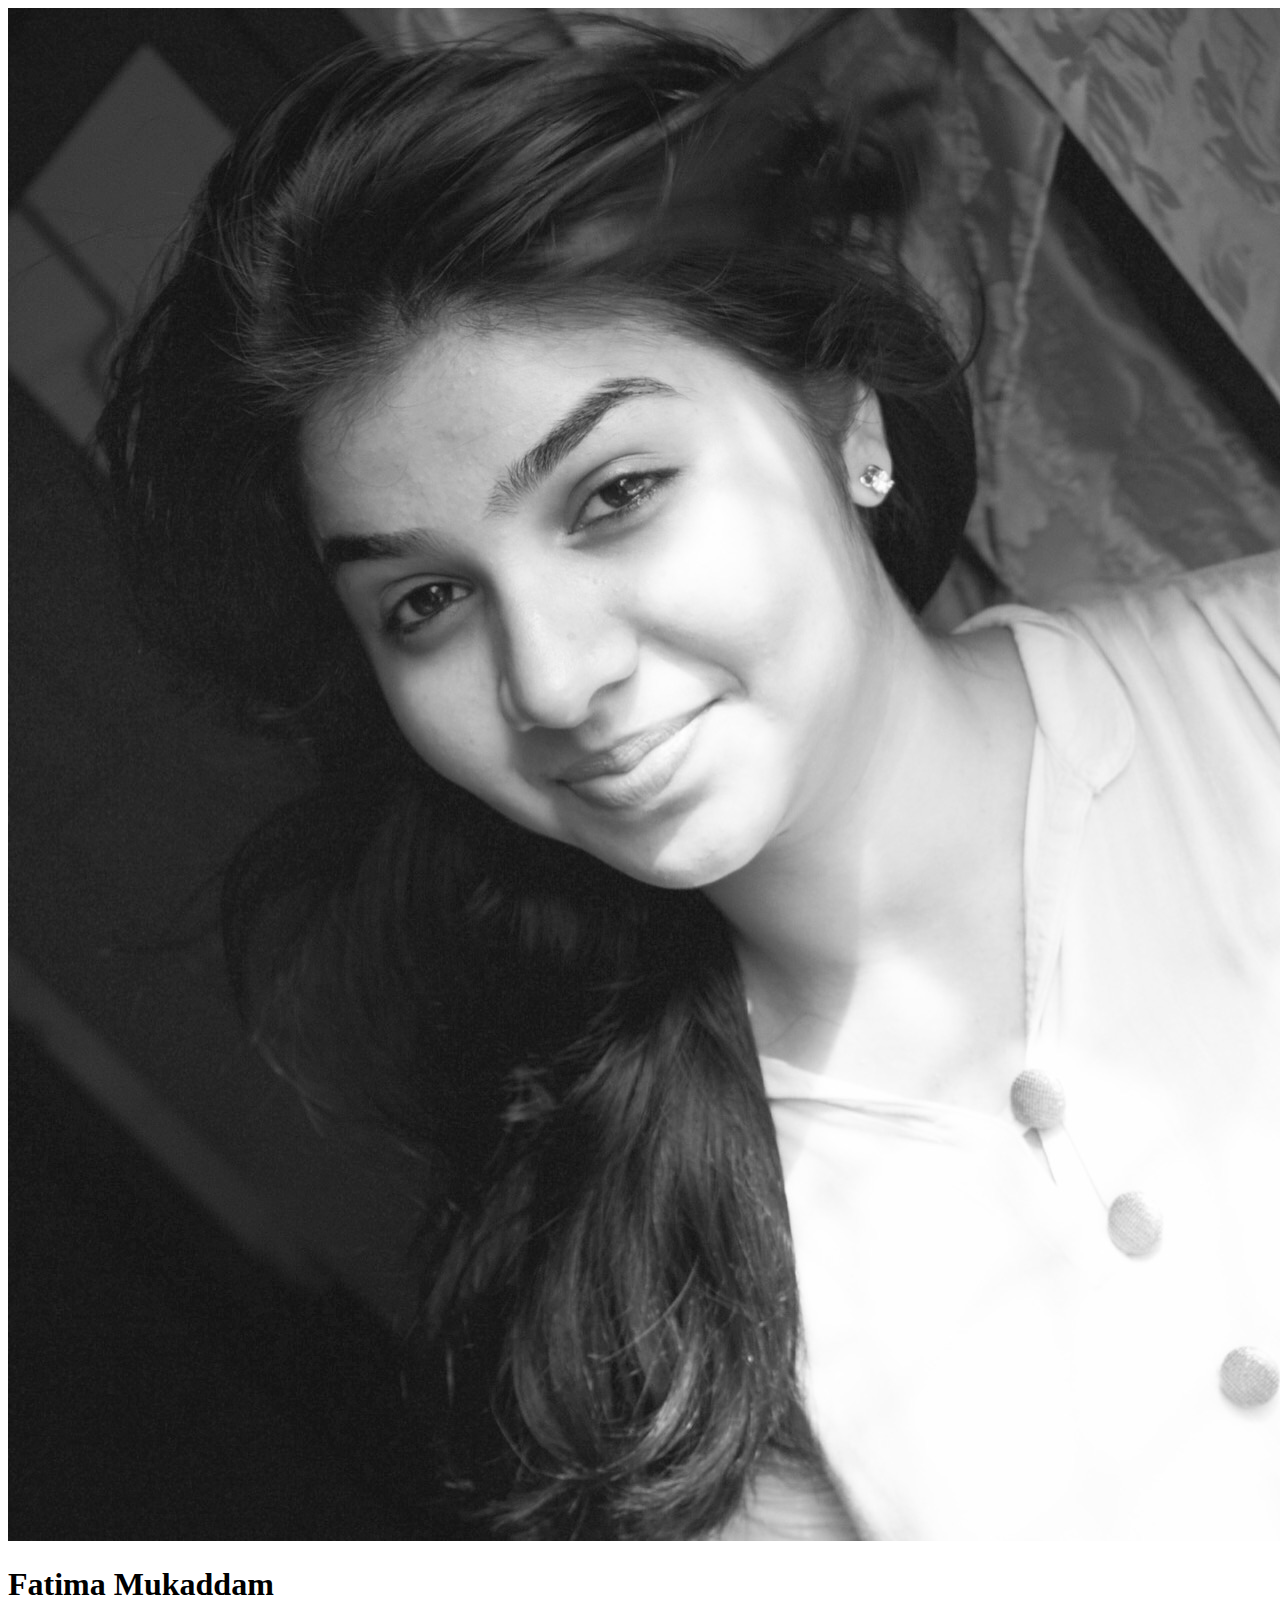
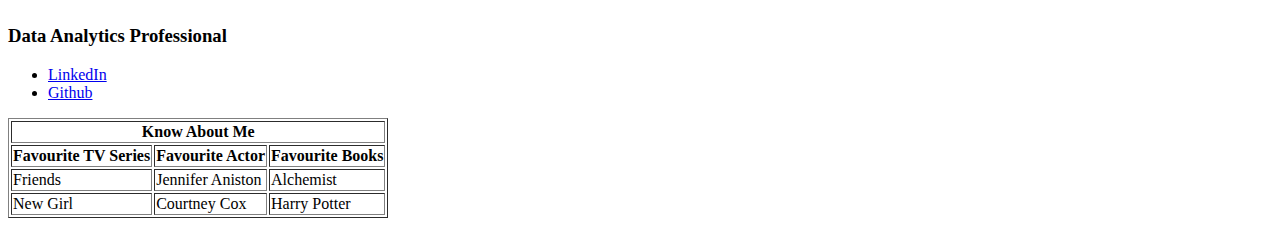
<file: index.html>
<!DOCTYPE html>
<html lang="en-us">
<head>
  <meta charset="UTF-8">
  <title>Fatima Mukaddam</title>
  <style>
      
  </style>
</head>

<body>
    <div class = "wrapper">
        <div class = "sidebar-wrapper">
            <div class = "profile-container">
                <img class = "avatar" src="IMG_1636.JPG" alt = "profile picture">
                <h1 class = "name">Fatima Mukaddam</h1>
                <h3 class="tagline">Data Analytics Professional</h3>
            </div>
        </div>
    </div>
  <ul>
    <li><a href="https://www.linkedin.com/in/fatima-mukaddam-ab385263/" target="_blank">LinkedIn</a></li>
    <li><a href="https://github.com" target="_blank">Github</a></li>
  </ul>
  <table border="1">
    <thead>
        <tr>
            <th colspan="4"> Know About Me </th>
        </tr>
        <tr>
            <th>Favourite TV Series</th>
            <th>Favourite Actor</th>
            <th>Favourite Books</th>
        </tr>
    </thead>
    <tbody>
        <tr>
            <td>Friends</td>
            <td>Jennifer Aniston</td>
            <td>Alchemist</td>
        </tr>
        <tr>
            <td>New Girl</td>
            <td>Courtney Cox</td>
            <td>Harry Potter</td>
        </tr>
    </tbody>
    </table>
</body>
</html>
</file>
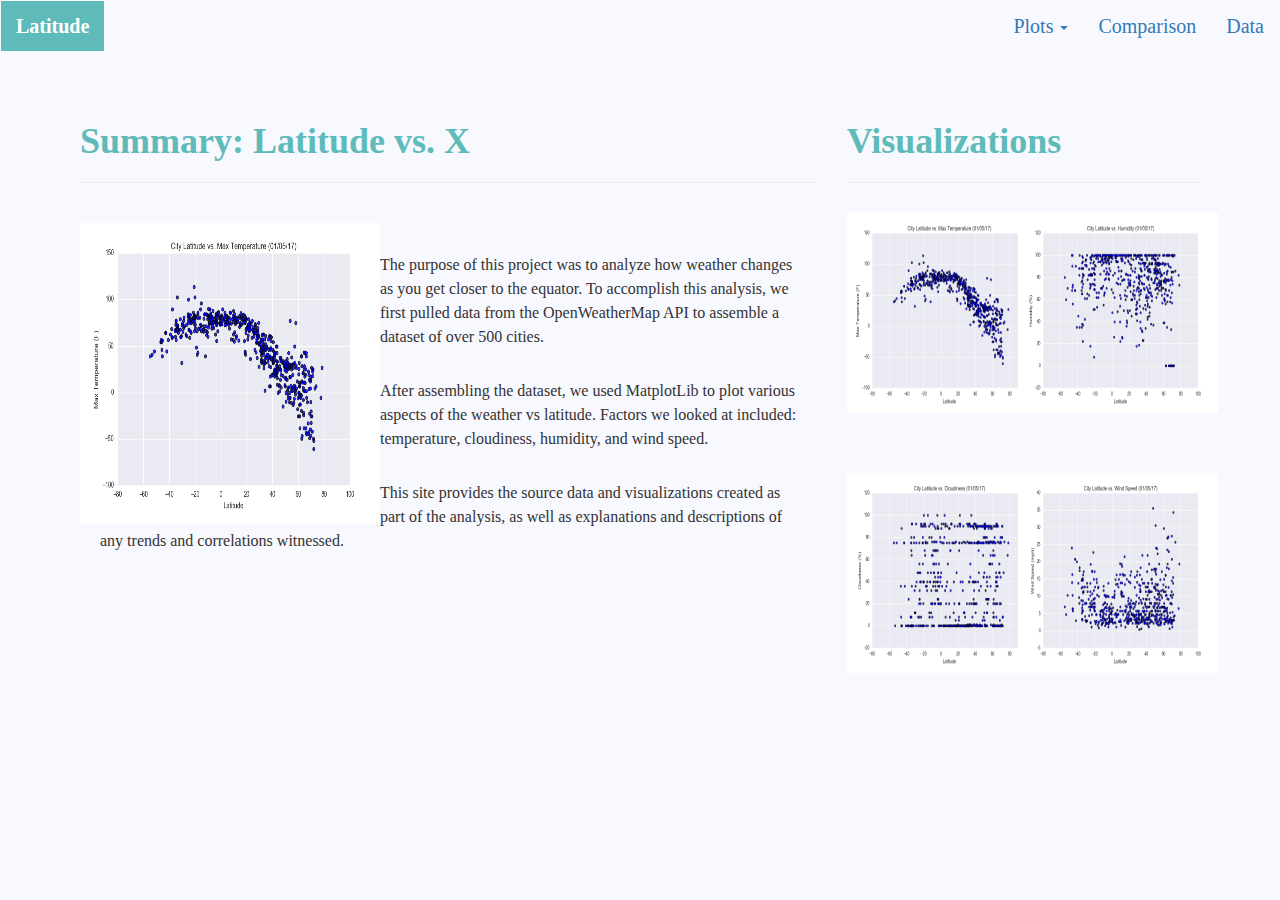
<file: Web_Challenge/Index.html>
<!DOCTYPE html>
<html lang="en">
<head>
  <meta charset="UTF-8">
  <!-- Inserting meta to control the layout on mobile devices  -->
  <meta name="viewport" content="width=device-width, initial-scale=1">
  <title>Weather Dashboard</title>
  <!--Inserting Bootstrap stylesheet-->
  <link rel="stylesheet" href="https://maxcdn.bootstrapcdn.com/bootstrap/3.3.7/css/bootstrap.min.css" integrity="sha384-BVYiiSIFeK1dGmJRAkycuHAHRg32OmUcww7on3RYdg4Va+PmSTsz/K68vbdEjh4u"
            crossorigin="anonymous">
  <link rel="stylesheet" href = "style.css">
  <style>
    body {background-color: ghostwhite}
  </style>
</head>

<body>
<nav class="navbar navbar-expand-lg shrink">
  <div class="container-fluid">
    <div class="navbar-header">
      <a class="navbar-brand top_head" href="Index.html">Latitude</a>
      </div>
      <ul class="nav navbar-nav navbar-right">
        <li class="dropdown">
        <a href="#" class="dropdown-toggle" data-toggle="dropdown" role="button" aria-haspopup="true" aria-expanded="false">Plots <span class="caret"></span></a>
        <ul class="dropdown-menu">
          <li><a href="Temperature.html">Max Temperature</a></li>
          <li><a href="Cloudiness.html">Cloudiness</a></li>
          <li><a href="Humidity.html">Humidity</a></li>
          <li><a href="Windspeed.html">Wind Speed</a></li>
          </ul>
          </li>
          <li><a href="Comparison.html">Comparison</a></li>
          <li><a href="Data.html">Data</a></li>
          </ul>
        </div>
      </div>
    </nav>
    <br>

    <div class="container">
    <div class="row format">
      <div class="col-lg-8 resize col-sm-12">
        <h1>Summary: Latitude vs. X</h1>
          <hr>
          <br>
          <img src="Resources/assets/images/Fig1.png" height="300" width="300" align = "left">
          <br>
          <p class="text" >The purpose of this project was to analyze how weather changes as you get closer to the equator.  To accomplish this analysis,
            we first pulled data from the OpenWeatherMap API to assemble a dataset of over 500 cities.
          </p>
          <p class="text">After assembling the dataset, we used MatplotLib to plot various aspects of the weather vs latitude.  Factors we looked at included:
          temperature, cloudiness, humidity, and wind speed.  </p>
          <p class= "text"> This site provides the source data and visualizations created as part of the 
          analysis, as well as explanations and descriptions of any trends and correlations witnessed.
          </p>
        </div>
      
      <div class="col-md-4 col-sm-12">
        <h1>Visualizations</h1>
        <hr>
          <div class="row format">
            <div class= "col-md-6 box col-sm-3">
              <a href="Temperature.html">
              <img src="Resources/assets/images/Fig1.png" height="200" width="200"> 
            </a>
            </div> 
            <div class= "col-md-6 box col-sm-3">
              <a href="Humidity.html">
              <img src="Resources/assets/images/Fig2.png" height="200" width="200">
            </a>
            </div> 
          </div>
          <br>
          <br>
        <div class="row format">
          <div class= "col-md-6 box col-sm-3">
              <a href="Cloudiness.html">
              <img src="Resources/assets/images/Fig3.png" height="200" width="200">
              </a>
          </div> 
          <div class= "col-md-6 box col-sm-3">
              <a href="Windspeed.html">
              <img src="Resources/assets/images/Fig4.png" height="200" width="200">
              </a>
          </div>
        </div> 
    </div>
    </div>
    </div>
      <!-- Bootstrap CDN -->
 <script src="https://code.jquery.com/jquery-3.4.1.slim.min.js" 
 integrity="sha384-J6qa4849blE2+poT4WnyKhv5vZF5SrPo0iEjwBvKU7imGFAV0wwj1yYfoRSJoZ+n" crossorigin="anonymous"></script>
 <script src="https://cdn.jsdelivr.net/npm/popper.js@1.16.0/dist/umd/popper.min.js" 
 integrity="sha384-Q6E9RHvbIyZFJoft+2mJbHaEWldlvI9IOYy5n3zV9zzTtmI3UksdQRVvoxMfooAo" crossorigin="anonymous"></script>
 <script src="https://stackpath.bootstrapcdn.com/bootstrap/4.4.1/js/bootstrap.min.js" 
 integrity="sha384-wfSDF2E50Y2D1uUdj0O3uMBJnjuUD4Ih7YwaYd1iqfktj0Uod8GCExl3Og8ifwB6" crossorigin="anonymous"></script>
</body>
</html>
</file>
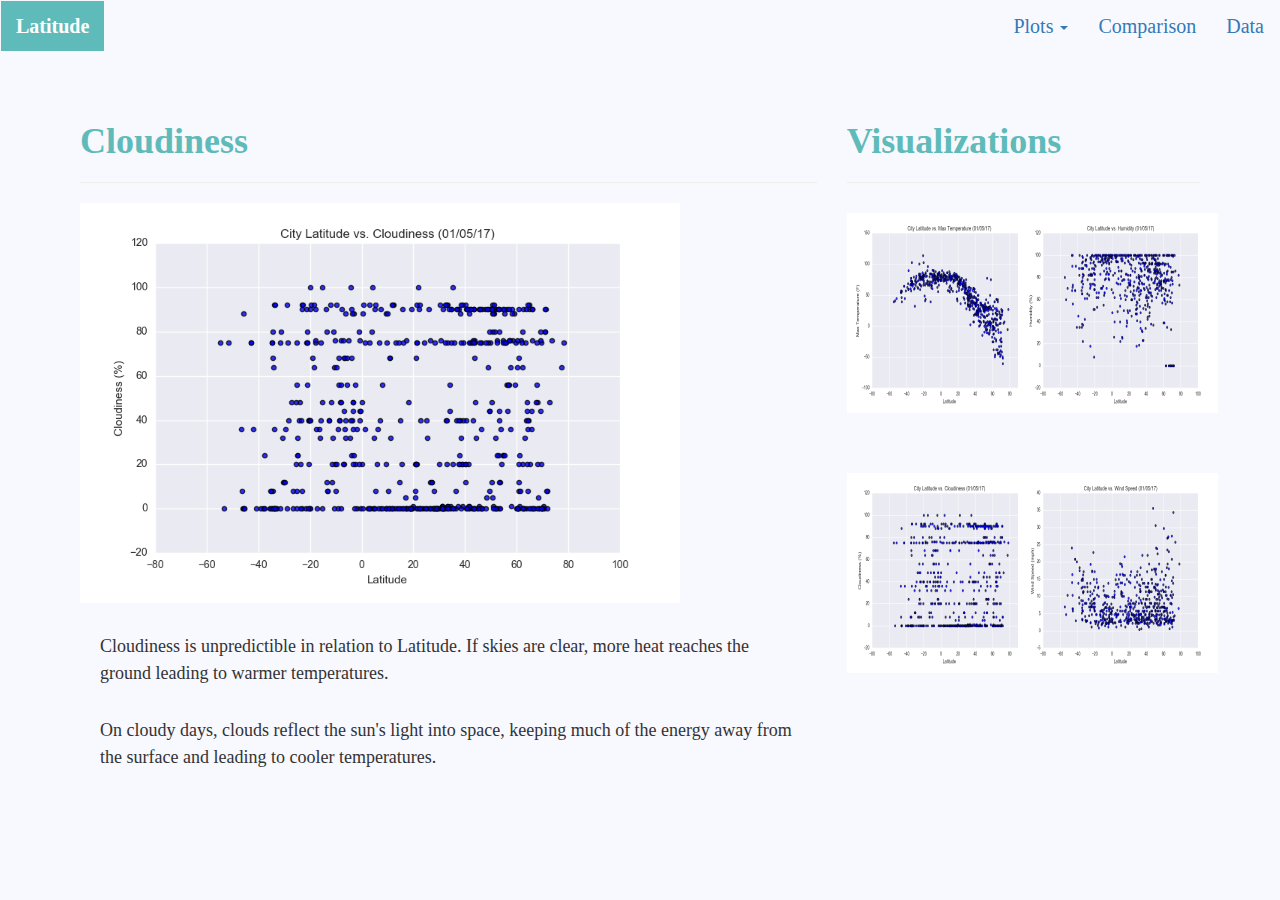
<file: Web_Challenge/Cloudiness.html>
<!DOCTYPE html>
<html lang="en">
<head>
  <meta charset="UTF-8">
  <meta name="viewport" content="width=device-width, initial-scale=1">
  <title>Cloudiness Dashboard</title>
  <!-- Boostrap Stylesheet -->
  <link rel="stylesheet" href = "https://maxcdn.bootstrapcdn.com/bootstrap/3.3.7/css/bootstrap.min.css">
  <!-- CSS Stylesheet -->
  <link rel="stylesheet" href = "style.css">
  <style>
        body {background-color: ghostwhite}
  </style>
</head>

<body>
<nav class="navbar navbar-expand-lg shrink">
    <div class="container-fluid navbar-background" >
        <div class="navbar-header">
        <a class="navbar-brand top_head" href="Index.html">Latitude</a>
    </div>
    <ul class="nav navbar-nav navbar-right">
        <li class="dropdown">
            <a href="#" class="dropdown-toggle" data-toggle="dropdown" role="button" aria-haspopup="true" aria-expanded="false">Plots <span class="caret"></span></a>
                <ul class="dropdown-menu">
                    <li><a href="Temperature.html">Max Temperature</a></li>
                    <li><a href="Cloudiness.html">Cloudiness</a></li>
                    <li><a href="Humidity.html">Humidity</a></li>
                    <li><a href="Windspeed.html">Wind Speed</a></li>
                    </ul>
                    </li>
                    <li><a href="Comparison.html">Comparison</a></li>
                    <li><a href="Data.html">Data</a></li>
                    </ul>
            </div>
        </div>
    </nav>
    <br>

    <div class="container">
     <div class="row format">
        <div class="col-lg-8 resize col-sm-12">
          <h1>Cloudiness</h1>
          <hr>
            <img src="Resources/assets/images/Fig3.png" alt="cloudiness" height="400" width="600" align = "center">
            <br>
            <br>
            <p class= content>Cloudiness is unpredictible in relation to Latitude. If skies are clear, more heat reaches the ground leading to warmer temperatures. 
            </p>
            <p class= content>On cloudy days, clouds reflect the sun's light into space, keeping much of the energy away from the surface and leading to cooler temperatures.
            </p>
        </div>
        <div class="col-md-4 col-sm-12">
            <h1>Visualizations</h1>
            <hr>
              <div class="row format">
                <div class= "col-md-6 box  col-sm-3">
                  <a href="Temperature.html">
                  <img src="Resources/assets/images/Fig1.png" height="200" width="200"> 
                </a>
                </div> 
                <div class= "col-md-6 box col-sm-3">
                  <a href="Humidity.html">
                  <img src="Resources/assets/images/Fig2.png" height="200" width="200">
                </a>
                </div> 
              </div>
              <br>
              <br>
            <div class="row format">
              <div class= "col-md-6 box col-sm-3">
                  <a href="Cloudiness.html">
                  <img src="Resources/assets/images/Fig3.png" height="200" width="200">
                  </a>
              </div> 
              <div class= "col-md-6 box col-sm-3">
                  <a href="Windspeed.html">
                  <img src="Resources/assets/images/Fig4.png" height="200" width="200">
                  </a>
              </div>
            </div> 
        </div>
</div>
</div>
 <!-- Bootstrap CDN -->
 <script src="https://code.jquery.com/jquery-3.4.1.slim.min.js" 
 integrity="sha384-J6qa4849blE2+poT4WnyKhv5vZF5SrPo0iEjwBvKU7imGFAV0wwj1yYfoRSJoZ+n" crossorigin="anonymous"></script>
 <script src="https://cdn.jsdelivr.net/npm/popper.js@1.16.0/dist/umd/popper.min.js" 
 integrity="sha384-Q6E9RHvbIyZFJoft+2mJbHaEWldlvI9IOYy5n3zV9zzTtmI3UksdQRVvoxMfooAo" crossorigin="anonymous"></script>
 <script src="https://stackpath.bootstrapcdn.com/bootstrap/4.4.1/js/bootstrap.min.js" 
 integrity="sha384-wfSDF2E50Y2D1uUdj0O3uMBJnjuUD4Ih7YwaYd1iqfktj0Uod8GCExl3Og8ifwB6" crossorigin="anonymous"></script>
</body>
</html>
</file>
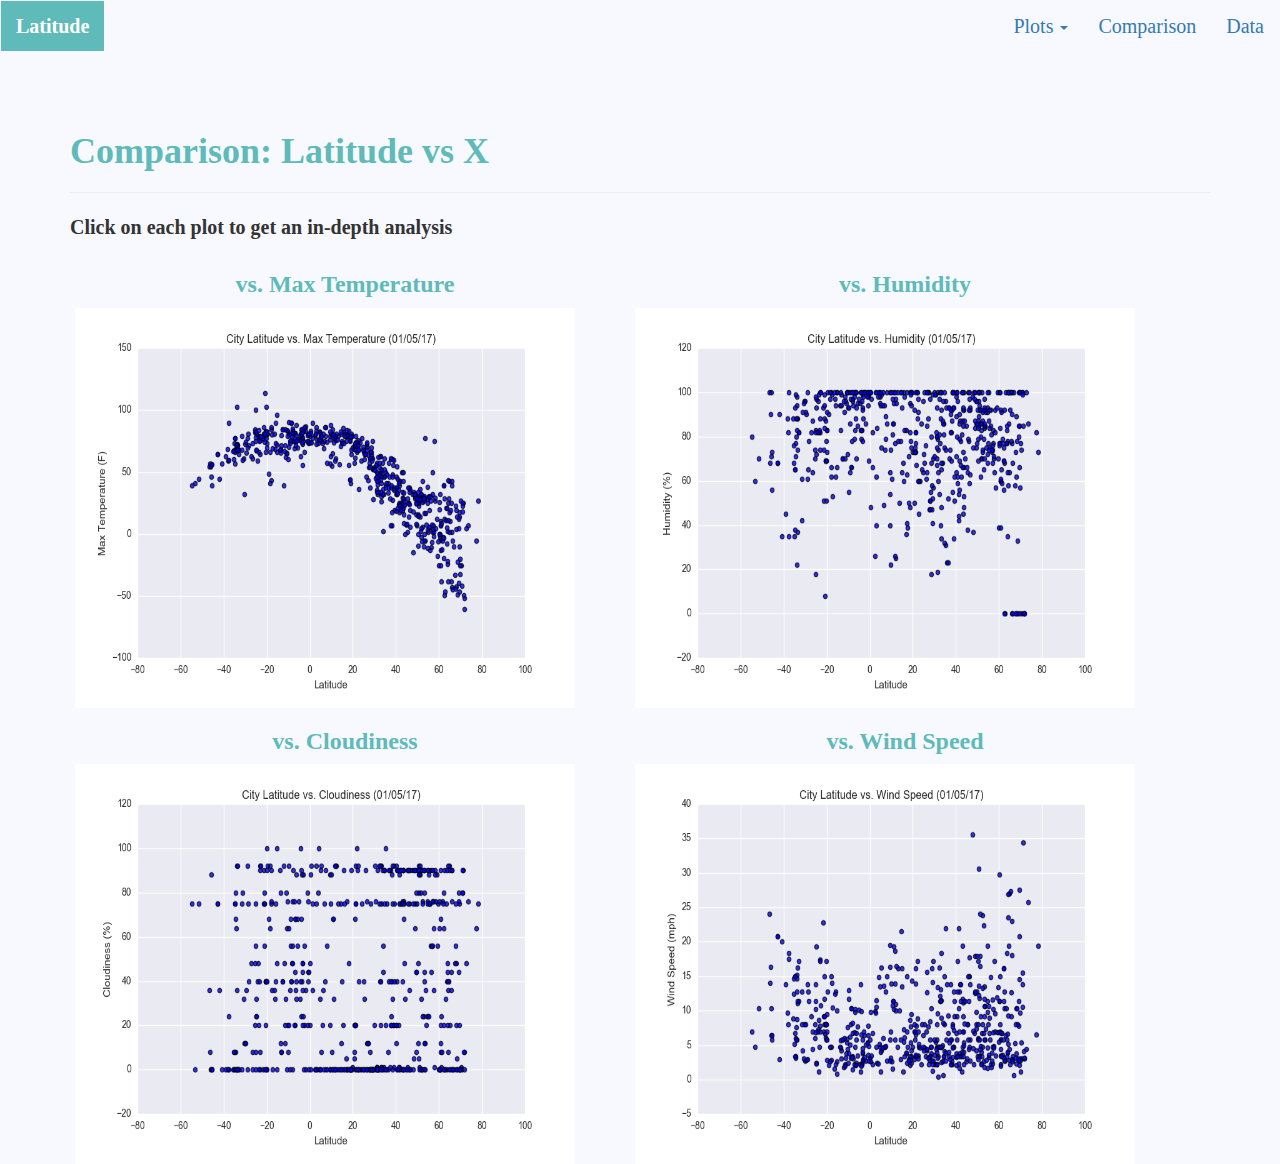
<file: Web_Challenge/Comparison.html>
<!DOCTYPE html>
<html lang="en">
<head>
  <meta charset="UTF-8">
  <meta name="viewport" content="width=device-width, initial-scale=1">
  <title>Comparison Dashboard</title>
  <!-- Boostrap Stylesheet -->
  <link rel="stylesheet" href = "https://maxcdn.bootstrapcdn.com/bootstrap/3.3.7/css/bootstrap.min.css">
  <!-- CSS Stylesheet -->
  <link rel="stylesheet" href = "style.css">
  <style>
        body {background-color: ghostwhite}
  </style>
</head>


<body>
<nav class="navbar navbar-expand-lg shrink">
  <div class="container-fluid">
    <div class="navbar-header">
      <a class="navbar-brand top_head" href="Index.html">Latitude</a>
    </div>
      <ul class="nav navbar-nav navbar-right">
        <li class="dropdown">
          <a href="#" class="dropdown-toggle" data-toggle="dropdown" role="button" aria-haspopup="true" aria-expanded="false">Plots <span class="caret"></span></a>
            <ul class="dropdown-menu">
              <li><a href="Temperature.html">Max Temperature</a></li>
              <li><a href="Cloudiness.html">Cloudiness</a></li>
              <li><a href="Humidity.html">Humidity</a></li>
              <li><a href="Windspeed.html">Wind Speed</a></li>
              </ul>
              </li>
              <li><a href="Comparison.html">Comparison</a></li>
              <li><a href="Data.html">Data</a></li>
              </ul>
            </div>
          </div>
        </nav>
    <br>
        <div class="container">
        <br>
          <h1>Comparison: Latitude vs X</h1> 
          <hr>
          <p class="headline">Click on each plot to get an in-depth analysis</p>
            <div class="col-md-6 box col-sm-12">
              <div class="image-box">
                <h3 class="header">vs. Max Temperature</h3>
                <a href="Temperature.html">
                  <img src="Resources/assets/images/Fig1.png" height="400" width="500">
                </a>
              </div>
            </div>
            <div class="col-md-6 box col-sm-12">
              <div class="image-box">
                <h3 class="header">vs. Humidity</h3>
                <a href="Humidity.html">
                  <img src="Resources/assets/images/Fig2.png" height="400" width="500">
                </a>
              </div>
            </div>
            <br>
            <div class="col-md-6 box col-sm-12">
              <div class="image-box">
                <h3 class="header">vs. Cloudiness</h3>
                <a href="Cloudiness.html">
                  <img src="Resources/assets/images/Fig3.png" height="400" width="500">
                </a>
                    </div>
                  </div>
              <div class="col-md-6 box col-sm-12">
                <div class="image-box">
                  <h3 class="header">vs. Wind Speed</h3>
                    <a href="Windspeed.html">
                      <img src="Resources/assets/images/Fig4.png" height="400" width="500">
                    </a>
                  </div>
                </div>
              </div>
<!-- Bootstrap CDN -->
<script src="https://code.jquery.com/jquery-3.4.1.slim.min.js" 
integrity="sha384-J6qa4849blE2+poT4WnyKhv5vZF5SrPo0iEjwBvKU7imGFAV0wwj1yYfoRSJoZ+n" crossorigin="anonymous"></script>
<script src="https://cdn.jsdelivr.net/npm/popper.js@1.16.0/dist/umd/popper.min.js" 
integrity="sha384-Q6E9RHvbIyZFJoft+2mJbHaEWldlvI9IOYy5n3zV9zzTtmI3UksdQRVvoxMfooAo" crossorigin="anonymous"></script>
<script src="https://stackpath.bootstrapcdn.com/bootstrap/4.4.1/js/bootstrap.min.js" 
integrity="sha384-wfSDF2E50Y2D1uUdj0O3uMBJnjuUD4Ih7YwaYd1iqfktj0Uod8GCExl3Og8ifwB6" crossorigin="anonymous"></script>
</body>
</html>
</file>
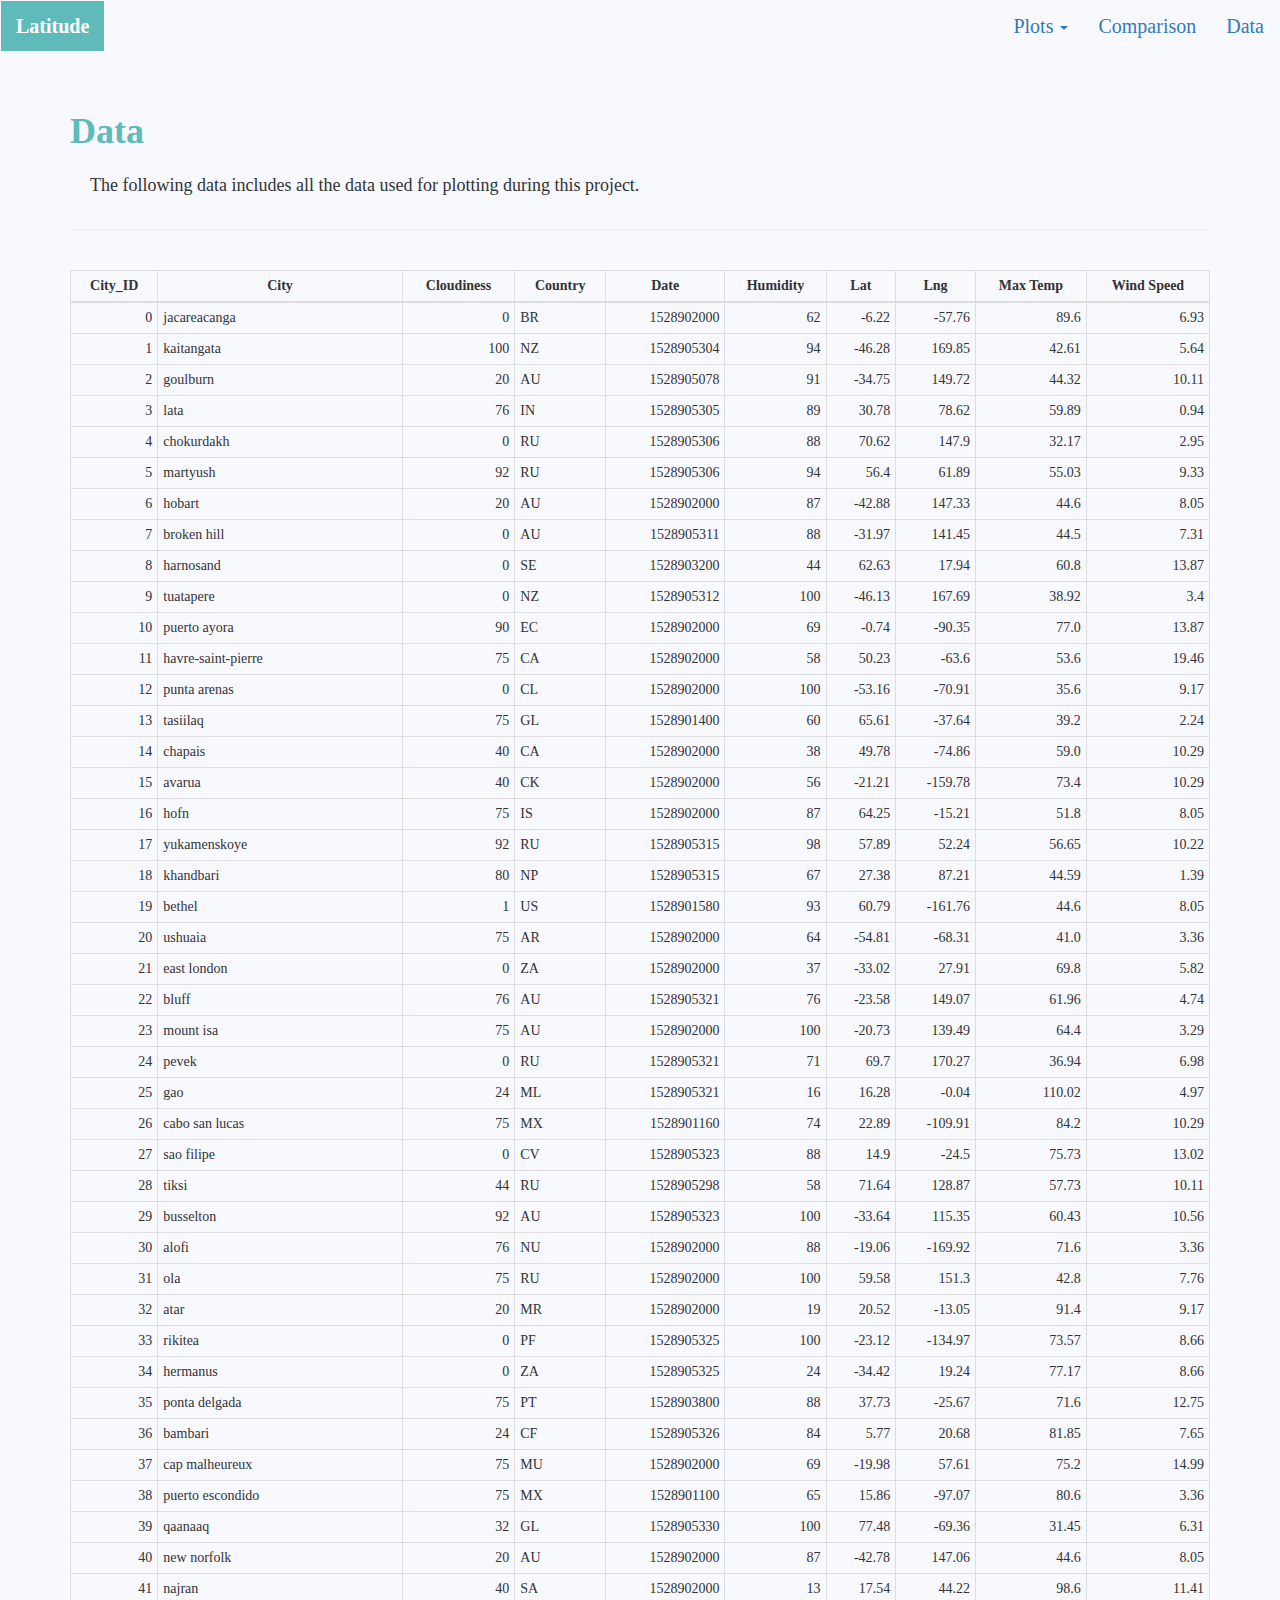
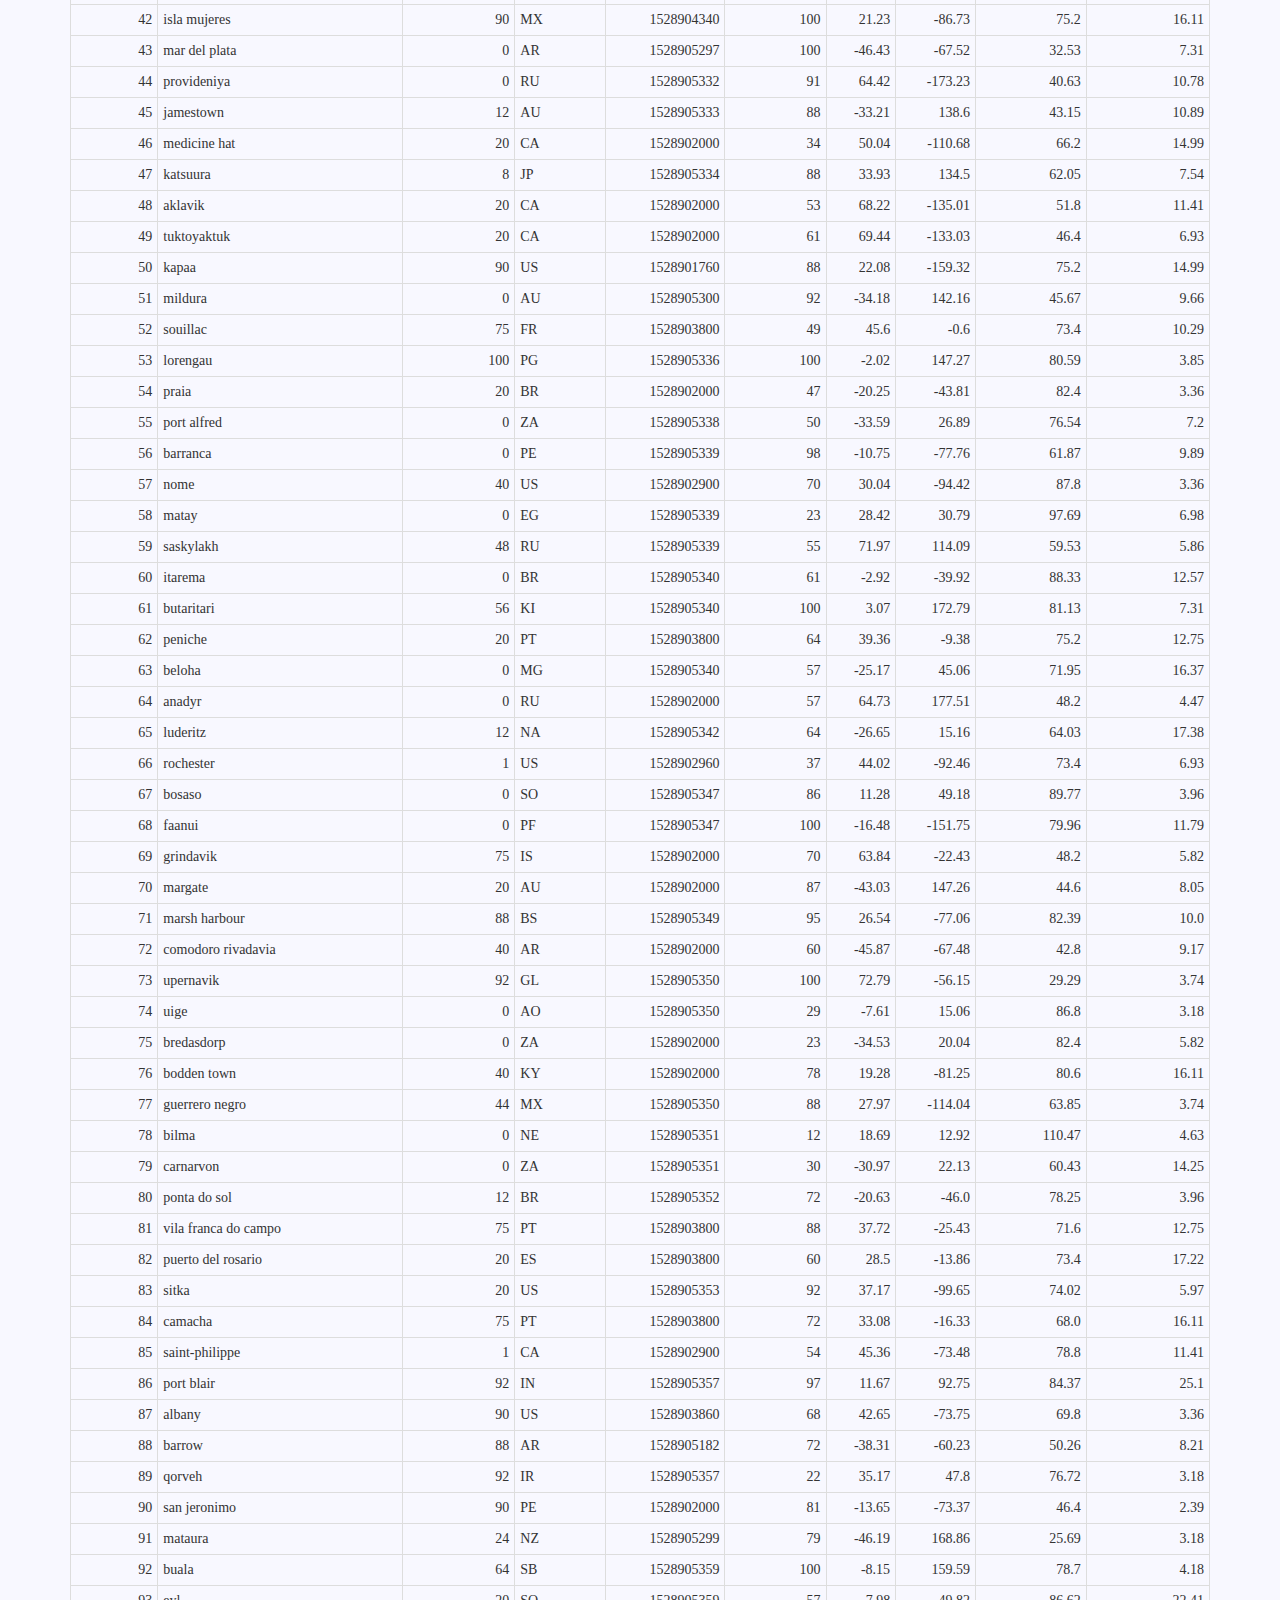
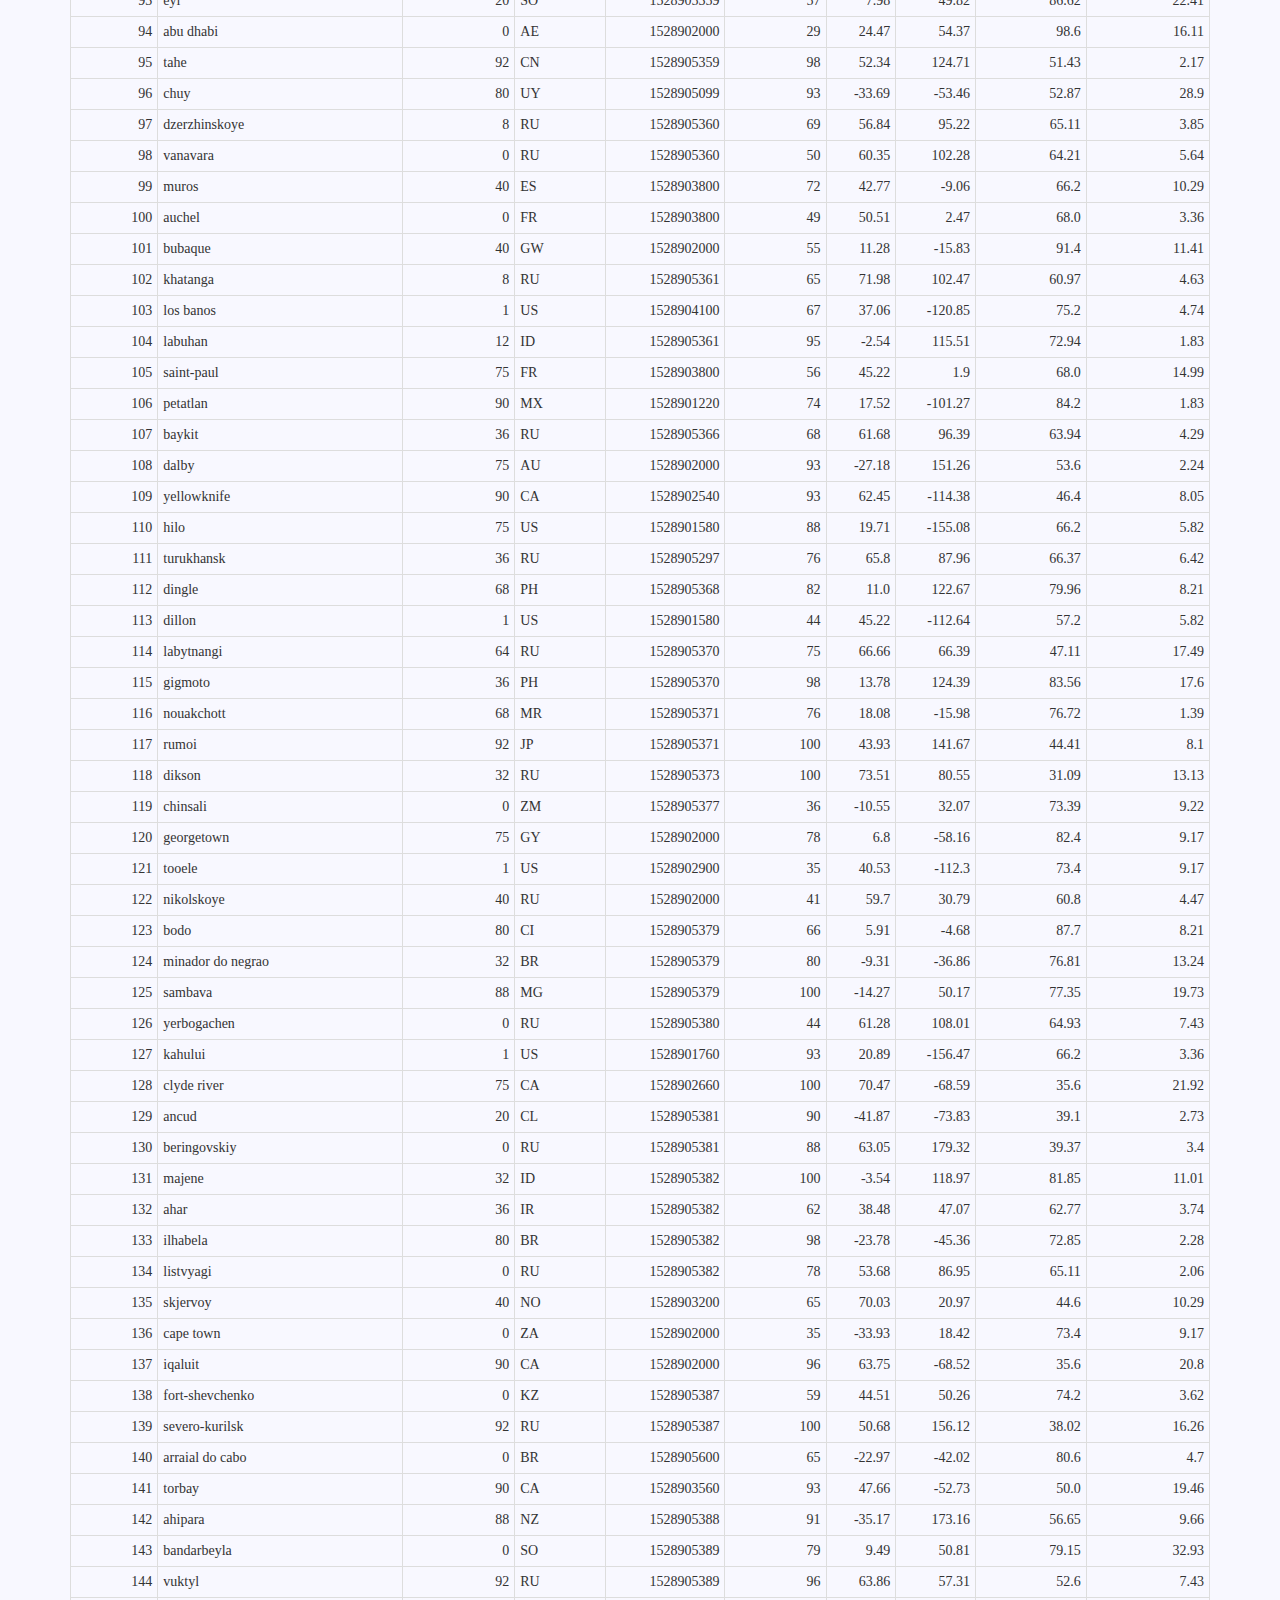
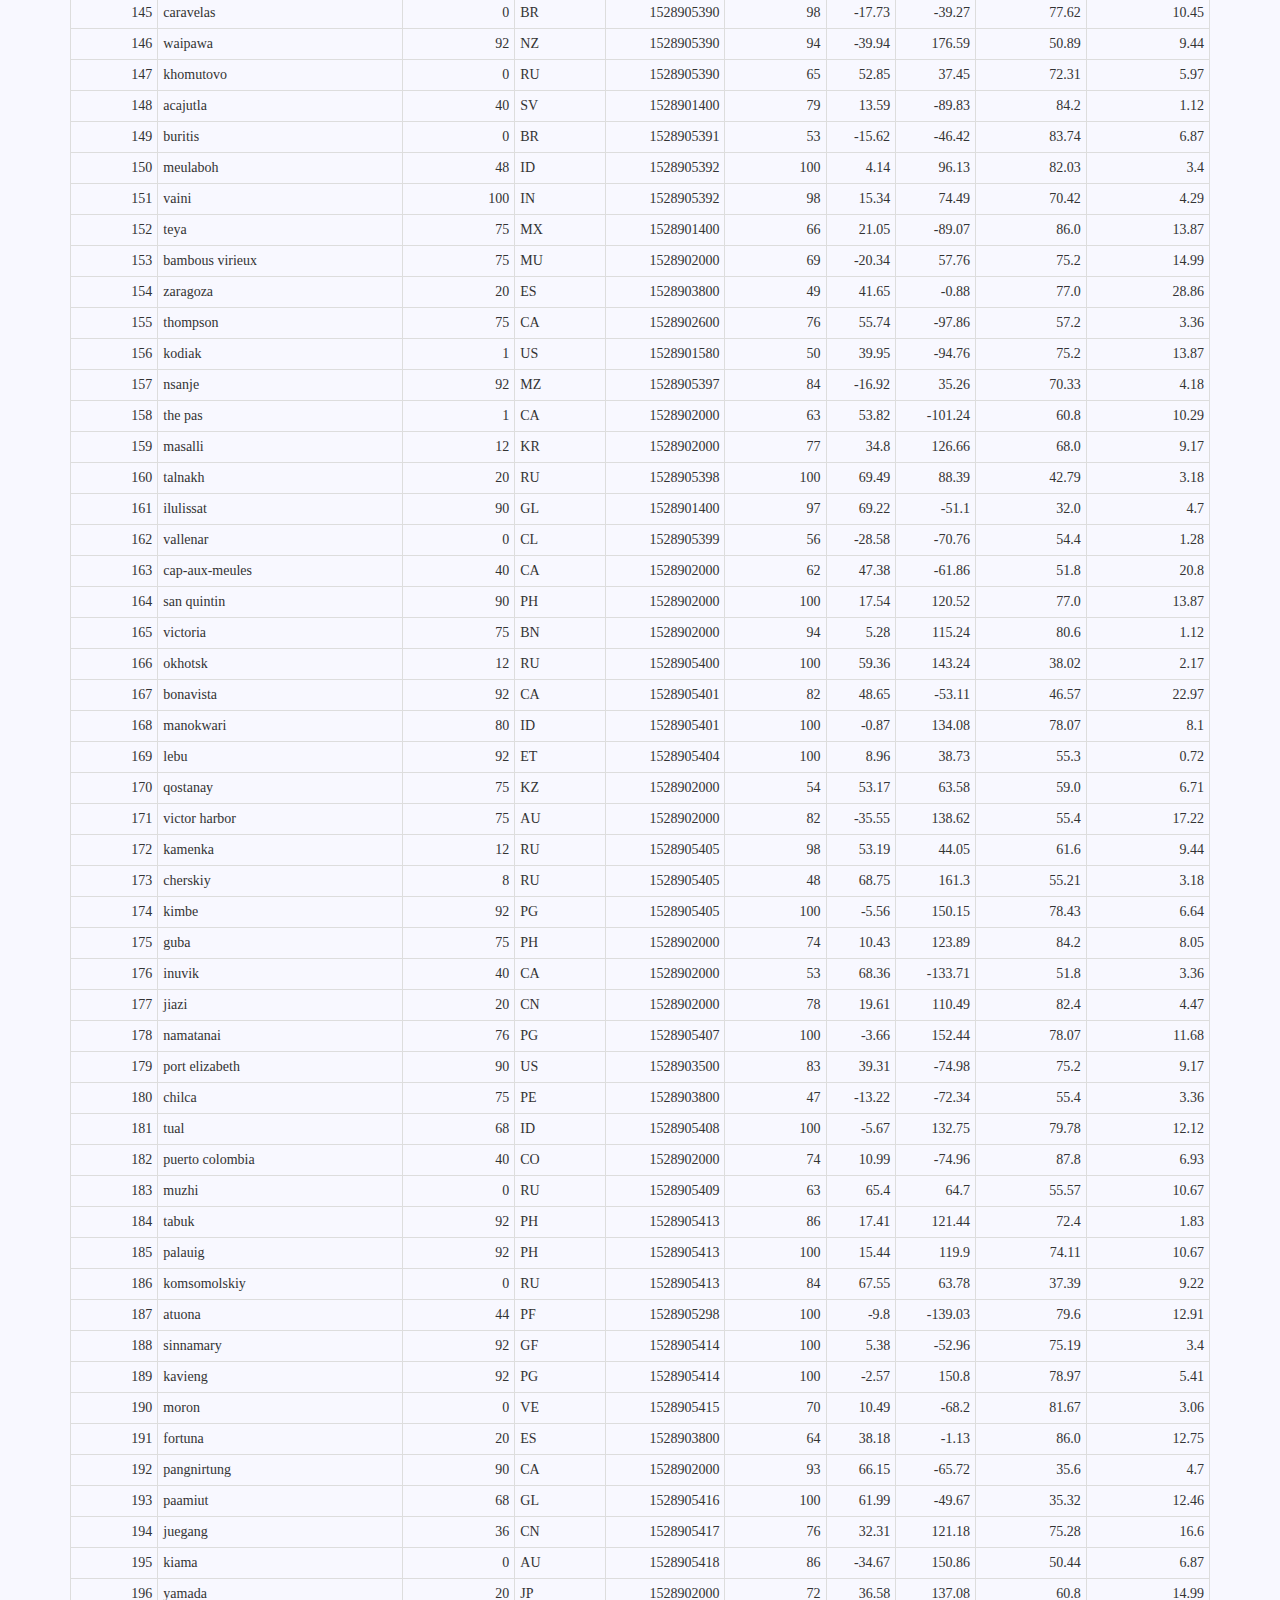
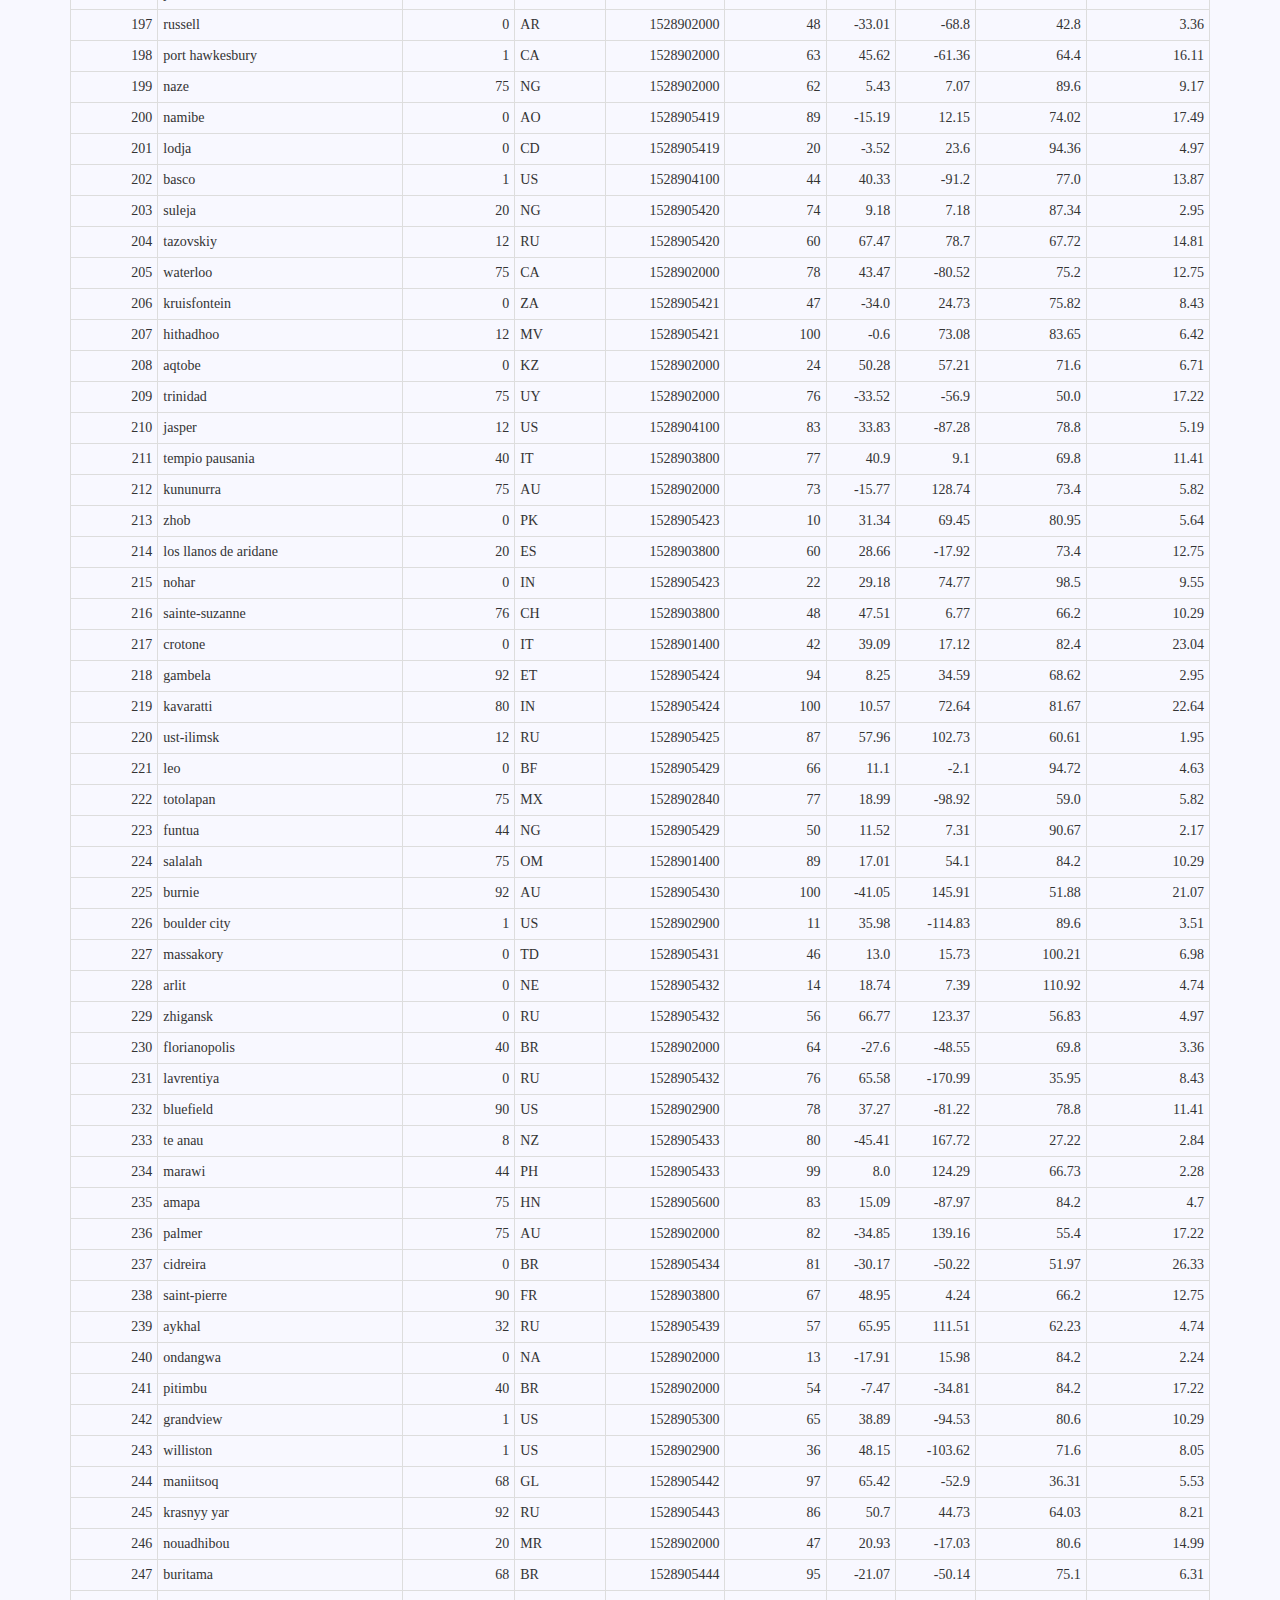
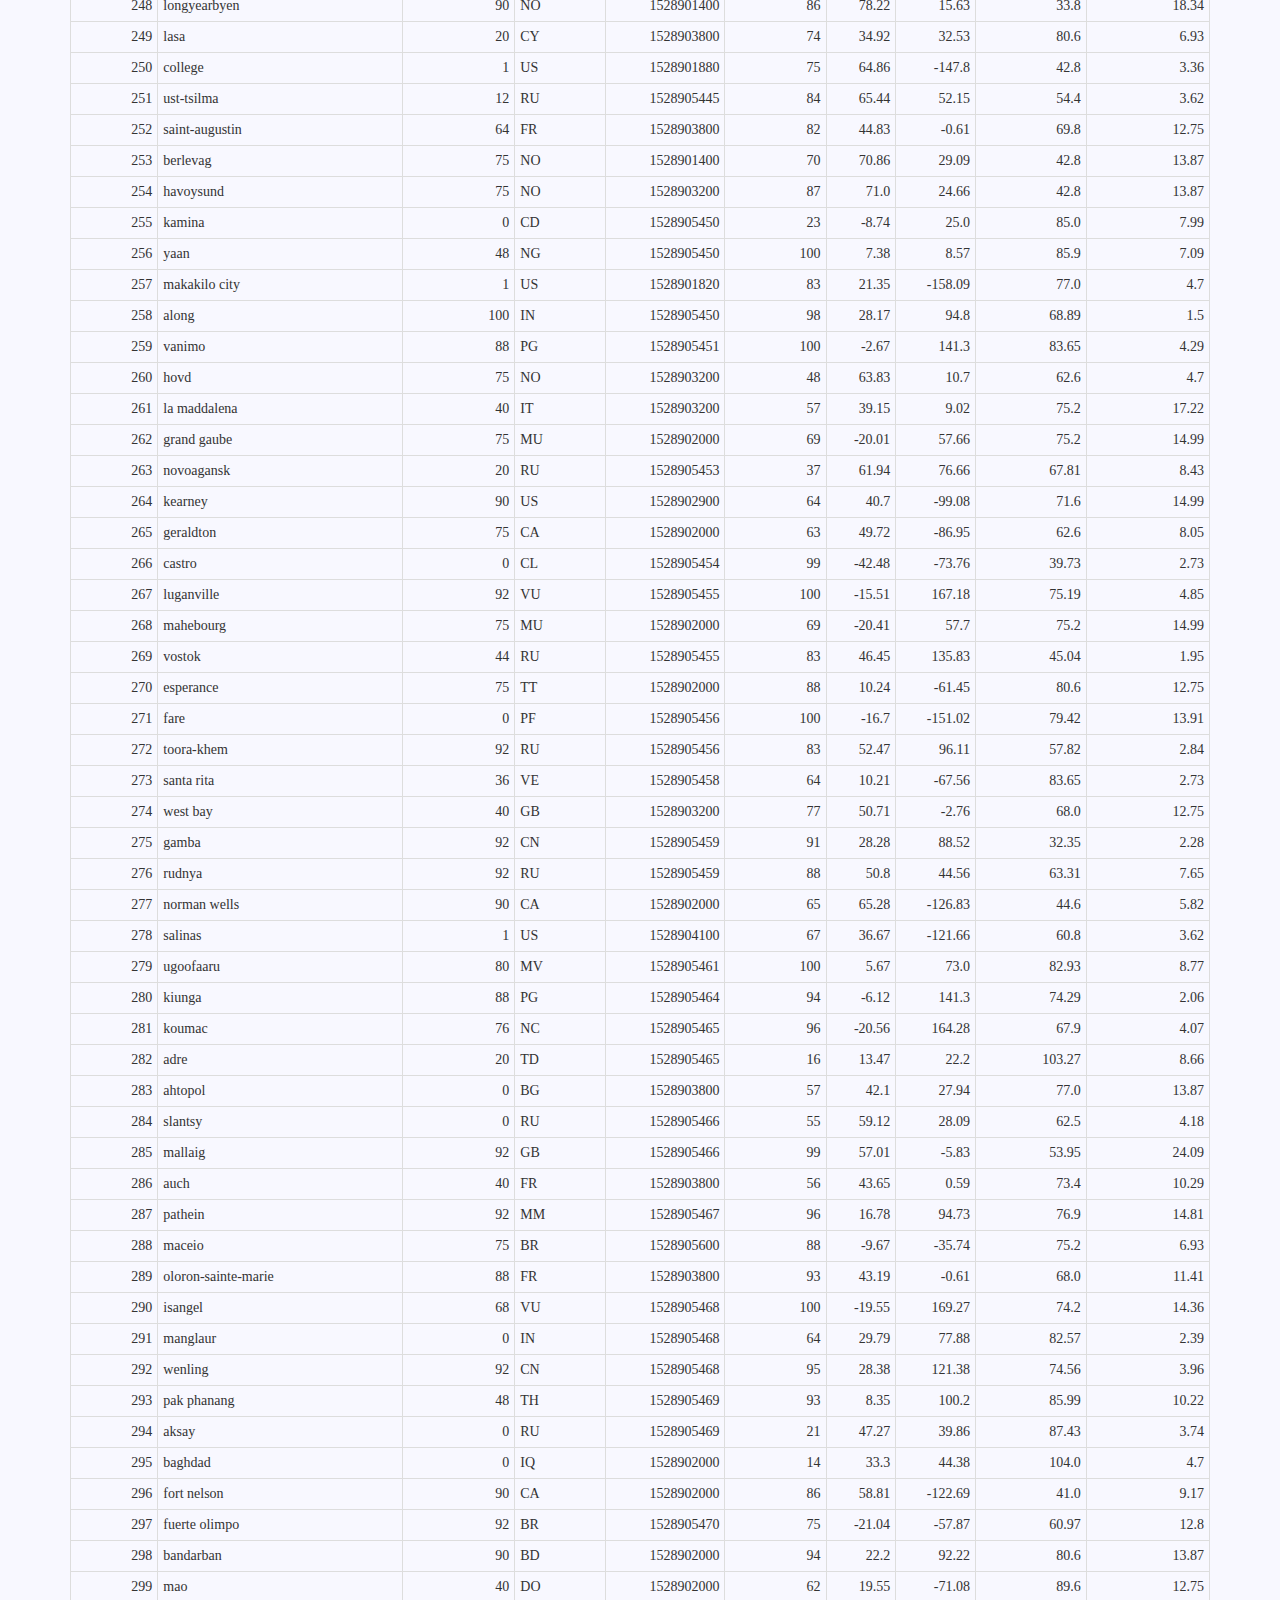
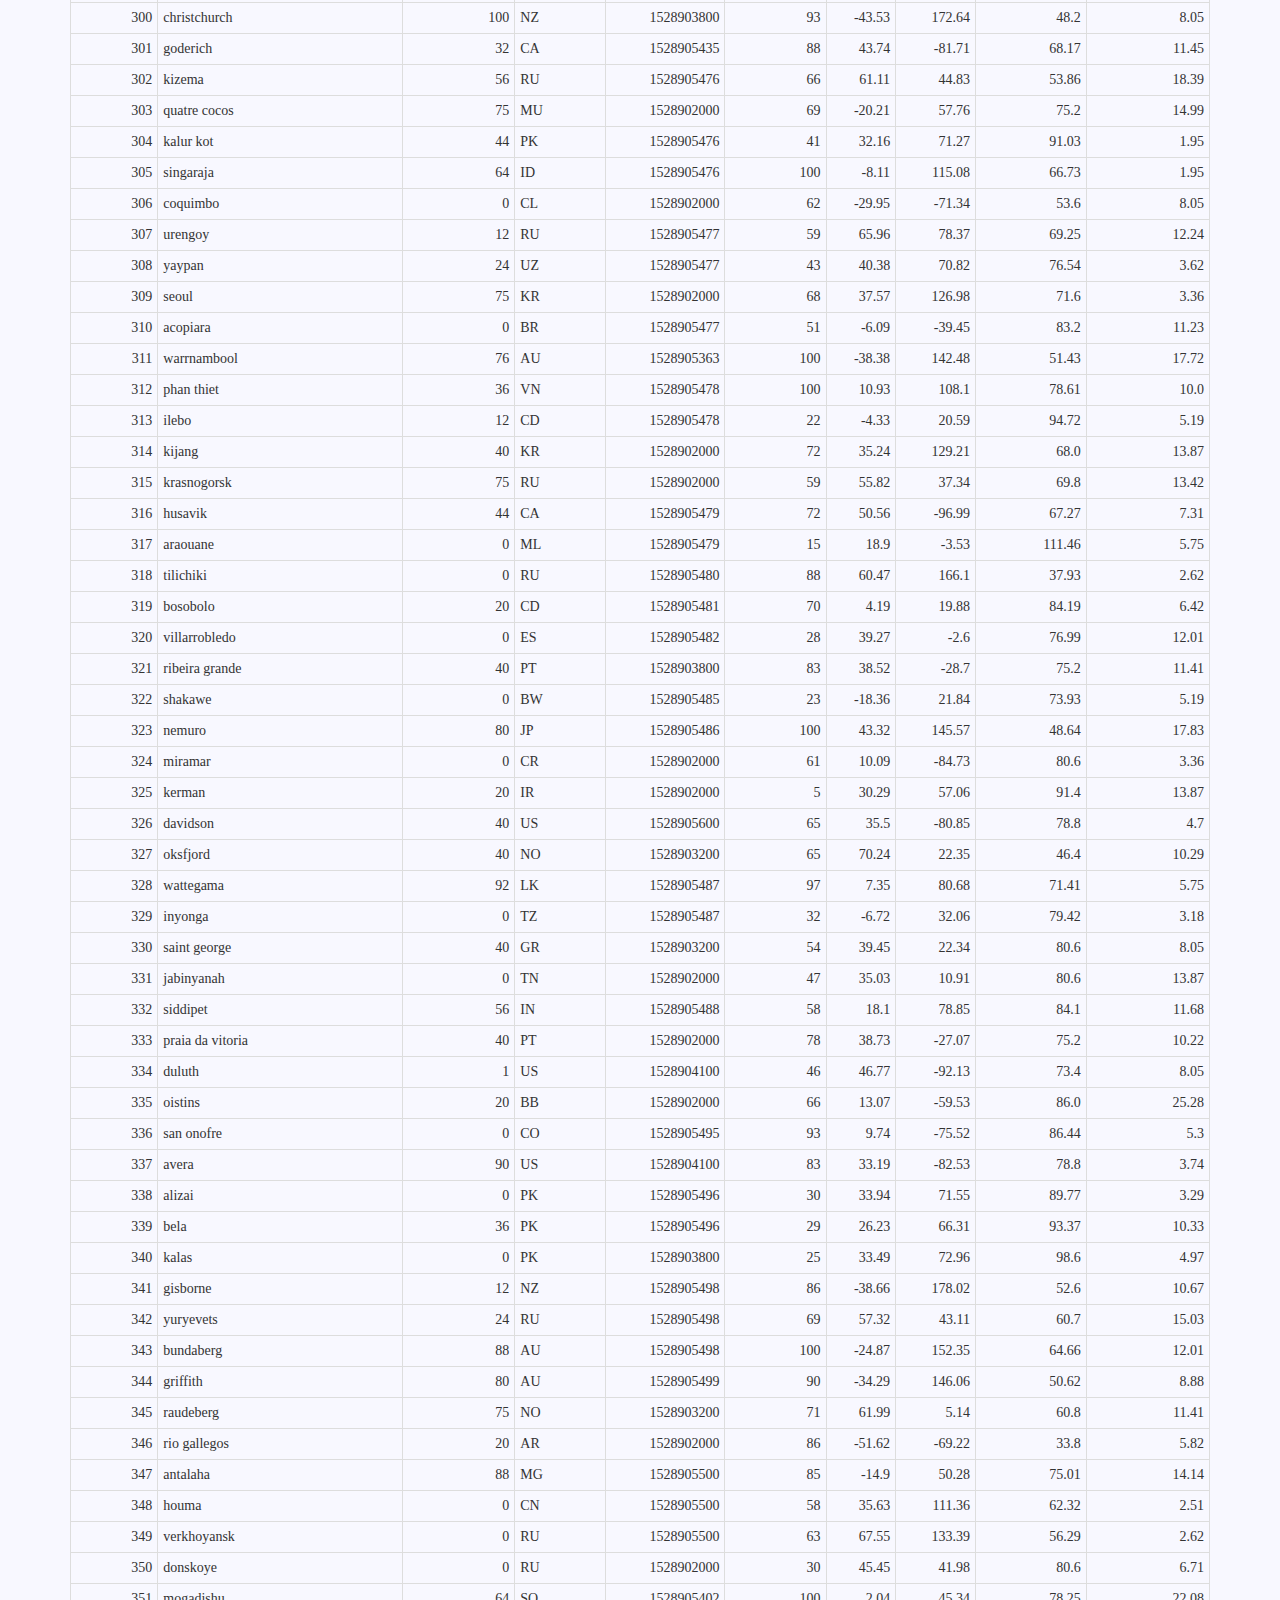
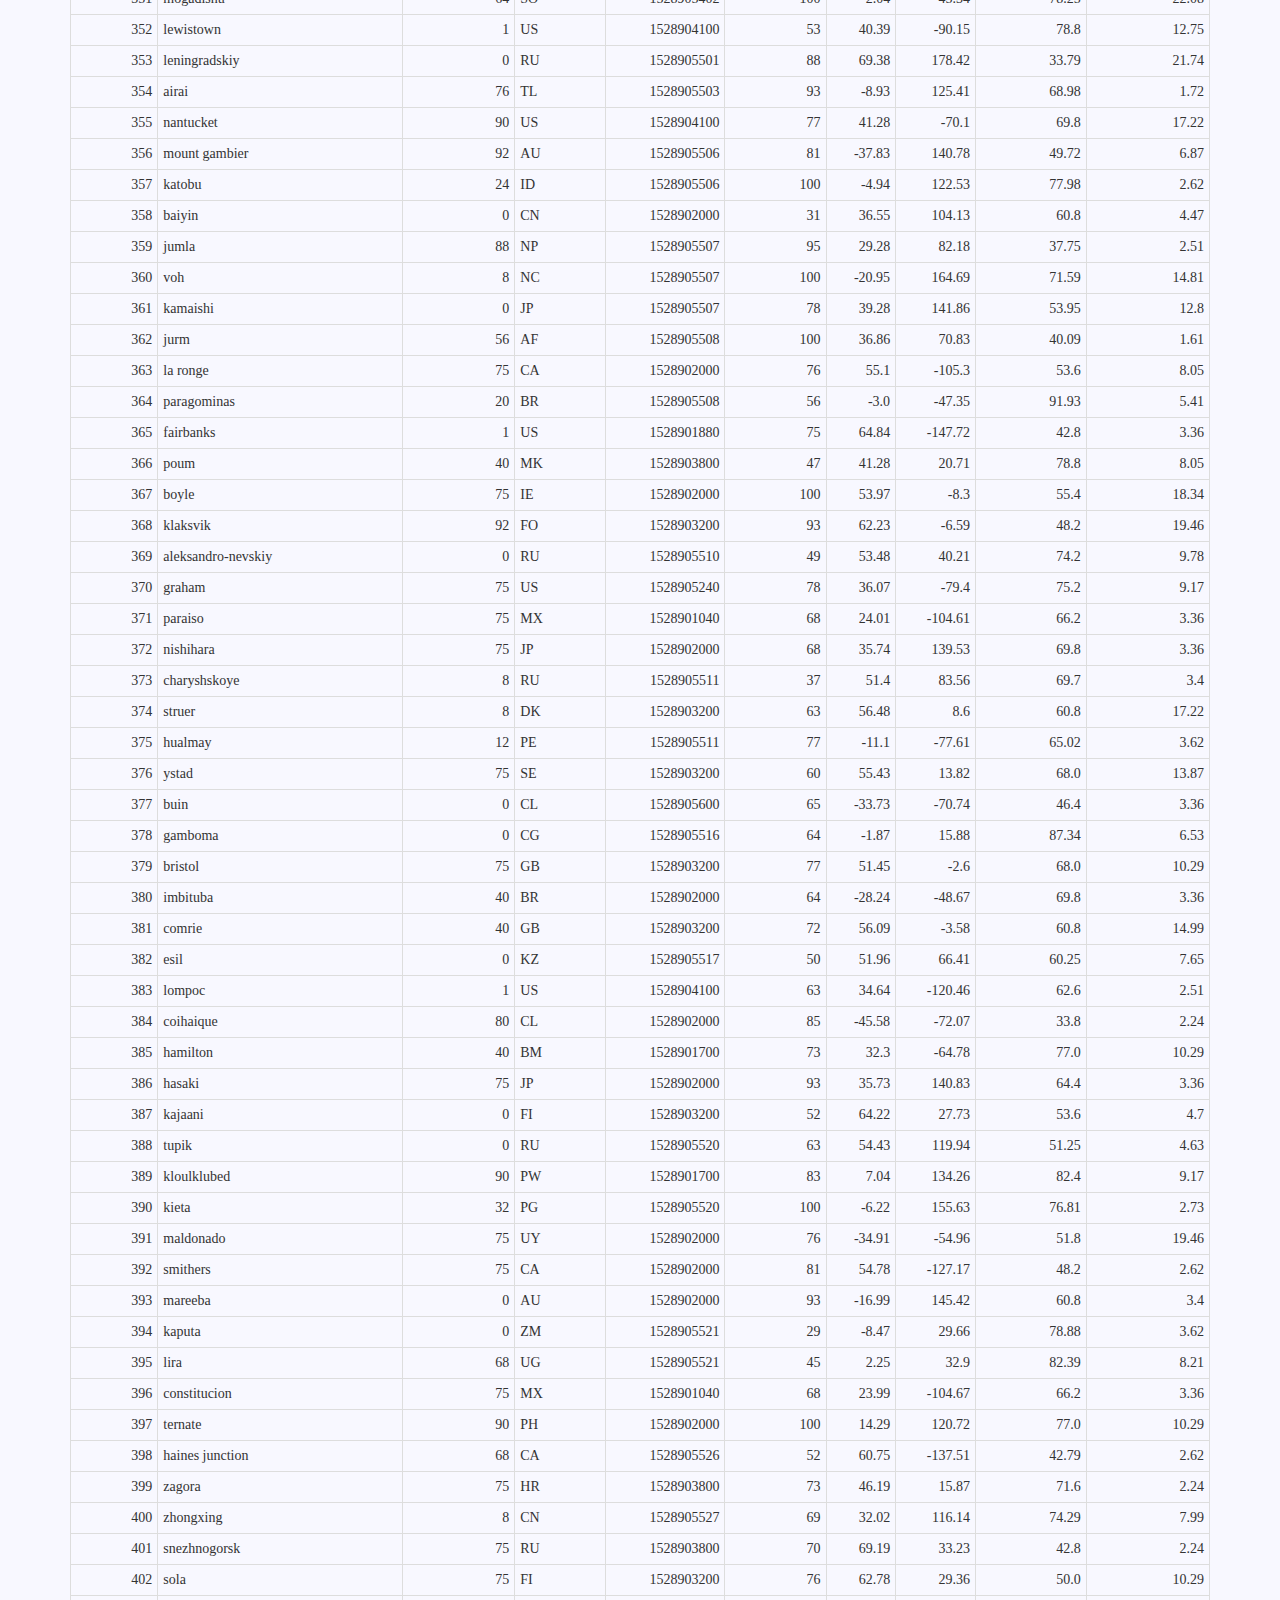
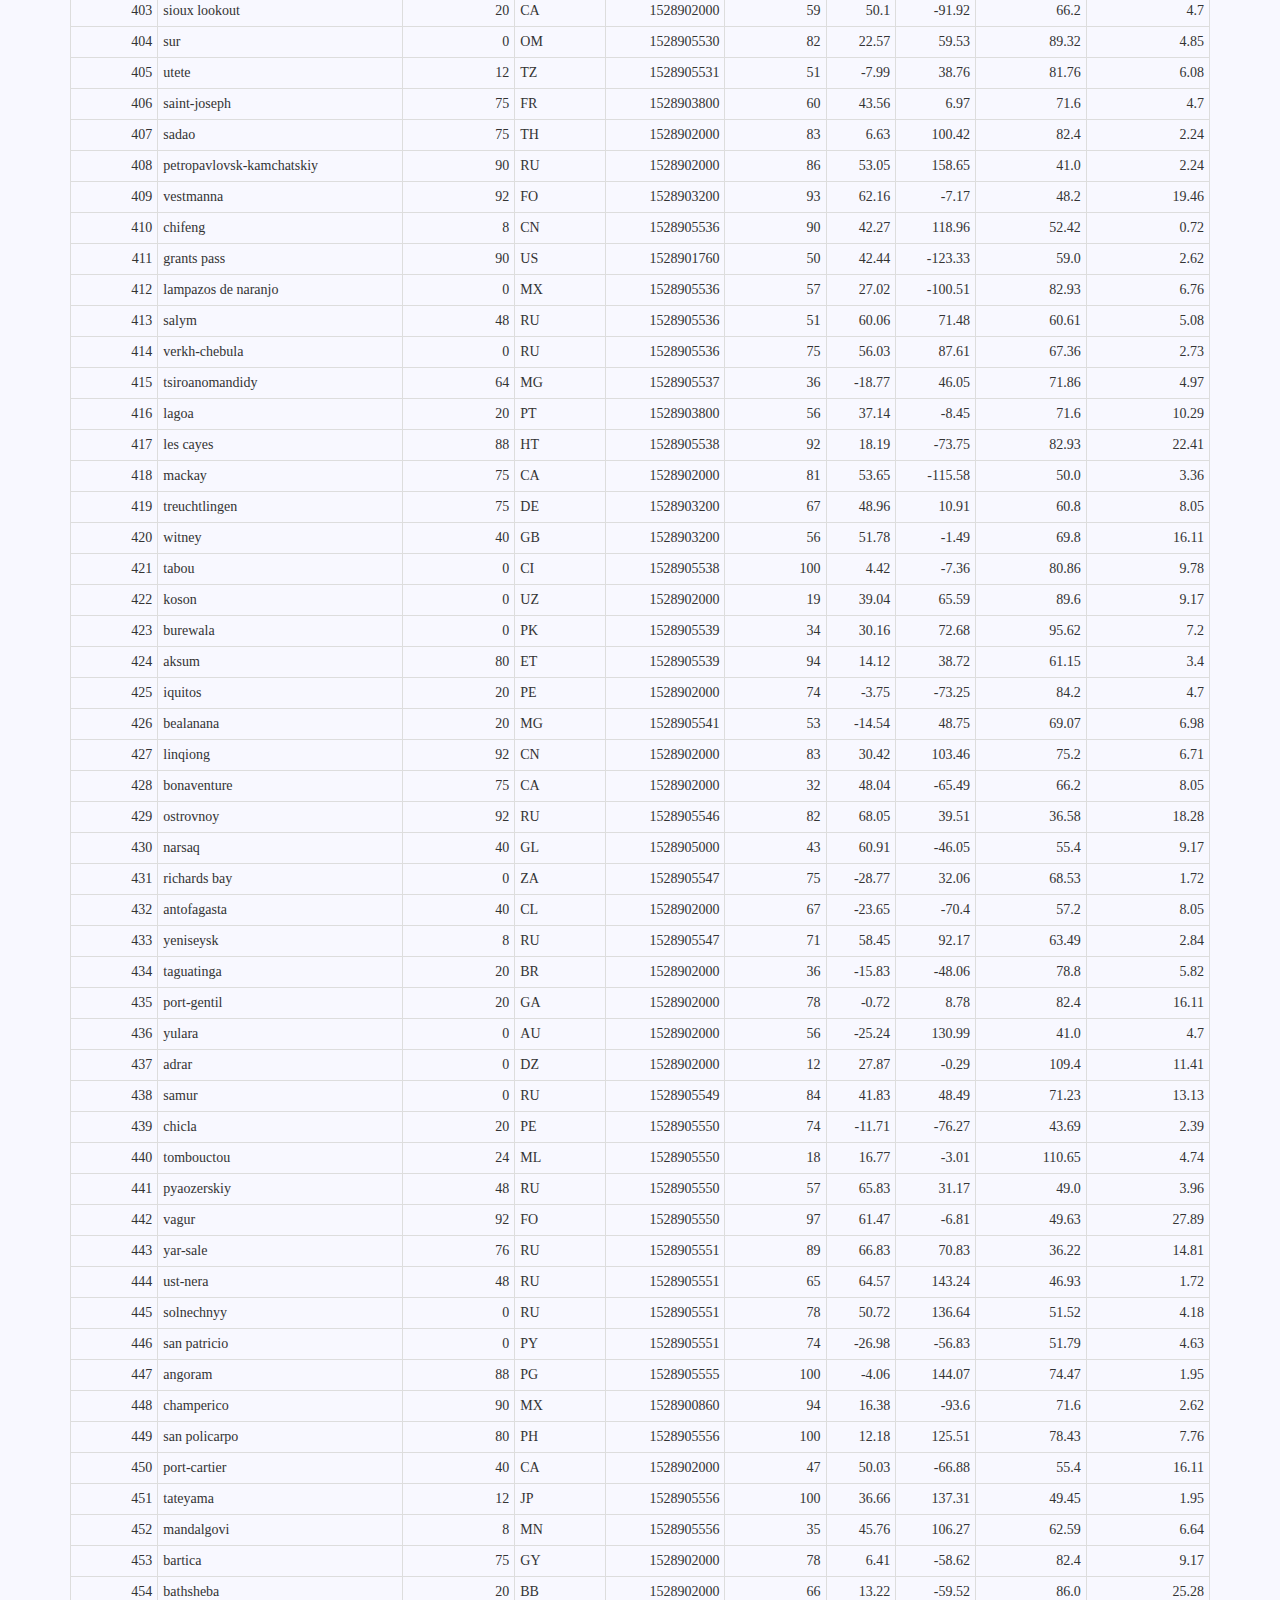
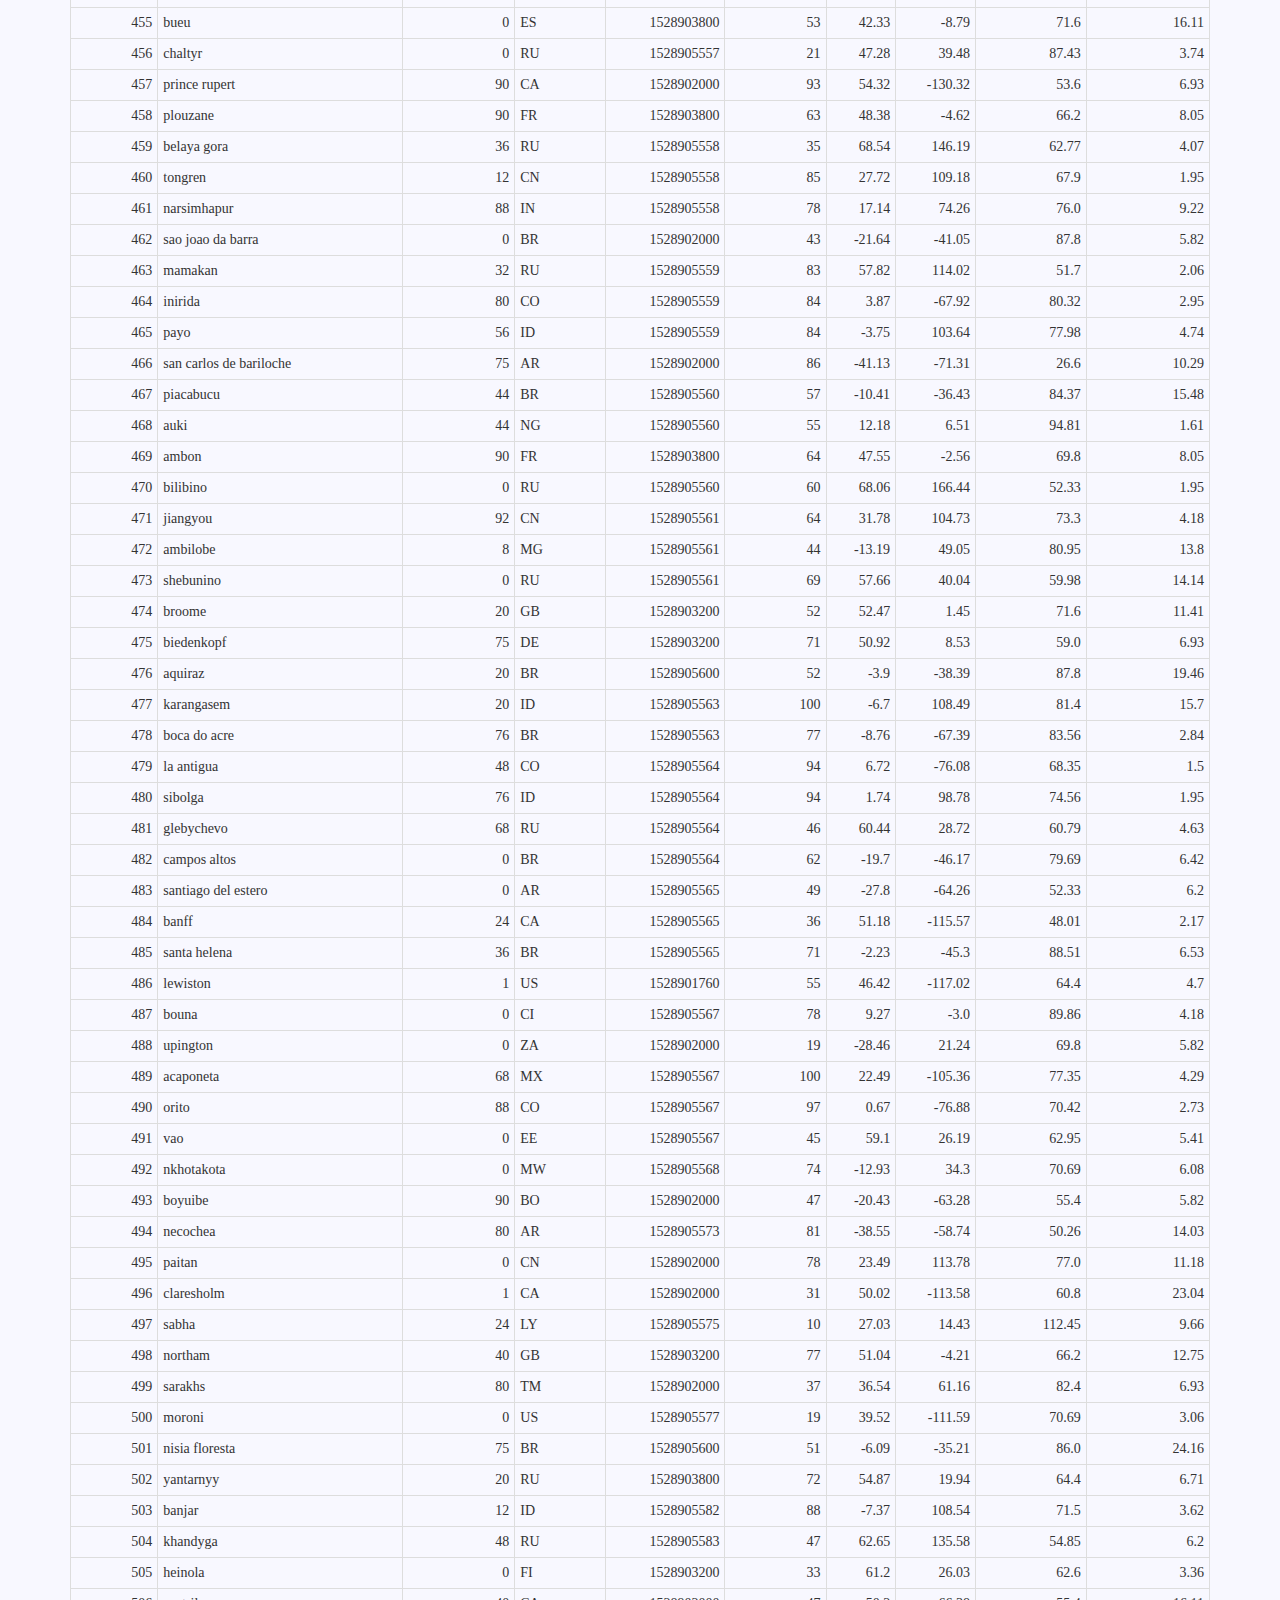
<file: Web_Challenge/Data.html>
<!DOCTYPE html>            
<html lang="en">
<head>
  <meta charset="UTF-8">
  <meta name="viewport" content="width=device-width, initial-scale=1">
  <title>Data Dashboard</title>
  <!-- Boostrap Stylesheet -->
  <link rel="stylesheet" href = "https://maxcdn.bootstrapcdn.com/bootstrap/3.3.7/css/bootstrap.min.css">
  <!-- CSS Stylesheet -->
  <link rel="stylesheet" href = "style.css">
  <style>
        body {background-color: ghostwhite}
  </style>
</head>


<body>
  <nav class="navbar navbar-expand-lg shrink">
    <div class="container-fluid">
      <div class="navbar-header">
        <a class="navbar-brand top_head" href="Index.html">Latitude</a>
        </div>
          <ul class="nav navbar-nav navbar-right">
            <li class="dropdown">
            <a href="#" class="dropdown-toggle" data-toggle="dropdown" role="button" aria-haspopup="true" aria-expanded="false">Plots <span class="caret"></span></a>
              <ul class="dropdown-menu">
                <li><a href="Temperature.html">Max Temperature</a></li>
                <li><a href="Cloudiness.html">Cloudiness</a></li>
                <li><a href="Humidity.html">Humidity</a></li>
                <li><a href="Windspeed.html">Wind Speed</a></li>
                </ul>
                </li>
                <li><a href="Comparison.html">Comparison</a></li>
                <li><a href="Data.html">Data</a></li>
              </ul>
            </div>
        </div>
      </nav>

  <br>

    <div class="container">   
      <div class="title">
        <h1>Data</h1>
          <p class= content>The following data includes all the data used for plotting during this project.</p>
          <hr>
          <br> 
    <table id= "maintable" border="1" class="dataframe">
      <table class="table table-bordered table-hover table-condensed">
        <thead><tr><th title="Field #1">City_ID</th>
        <th title="Field #2">City</th>
        <th title="Field #3">Cloudiness</th>
        <th title="Field #4">Country</th>
        <th title="Field #5">Date</th>
        <th title="Field #6">Humidity</th>
        <th title="Field #7">Lat</th>
        <th title="Field #8">Lng</th>
        <th title="Field #9">Max Temp</th>
        <th title="Field #10">Wind Speed</th>
        </tr></thead>
        <tbody><tr>
        <td align="right">0</td>
        <td>jacareacanga</td>
        <td align="right">0</td>
        <td>BR</td>
        <td align="right">1528902000</td>
        <td align="right">62</td>
        <td align="right">-6.22</td>
        <td align="right">-57.76</td>
        <td align="right">89.6</td>
        <td align="right">6.93</td>
        </tr>
        <tr>
        <td align="right">1</td>
        <td>kaitangata</td>
        <td align="right">100</td>
        <td>NZ</td>
        <td align="right">1528905304</td>
        <td align="right">94</td>
        <td align="right">-46.28</td>
        <td align="right">169.85</td>
        <td align="right">42.61</td>
        <td align="right">5.64</td>
        </tr>
        <tr>
        <td align="right">2</td>
        <td>goulburn</td>
        <td align="right">20</td>
        <td>AU</td>
        <td align="right">1528905078</td>
        <td align="right">91</td>
        <td align="right">-34.75</td>
        <td align="right">149.72</td>
        <td align="right">44.32</td>
        <td align="right">10.11</td>
        </tr>
        <tr>
        <td align="right">3</td>
        <td>lata</td>
        <td align="right">76</td>
        <td>IN</td>
        <td align="right">1528905305</td>
        <td align="right">89</td>
        <td align="right">30.78</td>
        <td align="right">78.62</td>
        <td align="right">59.89</td>
        <td align="right">0.94</td>
        </tr>
        <tr>
        <td align="right">4</td>
        <td>chokurdakh</td>
        <td align="right">0</td>
        <td>RU</td>
        <td align="right">1528905306</td>
        <td align="right">88</td>
        <td align="right">70.62</td>
        <td align="right">147.9</td>
        <td align="right">32.17</td>
        <td align="right">2.95</td>
        </tr>
        <tr>
        <td align="right">5</td>
        <td>martyush</td>
        <td align="right">92</td>
        <td>RU</td>
        <td align="right">1528905306</td>
        <td align="right">94</td>
        <td align="right">56.4</td>
        <td align="right">61.89</td>
        <td align="right">55.03</td>
        <td align="right">9.33</td>
        </tr>
        <tr>
        <td align="right">6</td>
        <td>hobart</td>
        <td align="right">20</td>
        <td>AU</td>
        <td align="right">1528902000</td>
        <td align="right">87</td>
        <td align="right">-42.88</td>
        <td align="right">147.33</td>
        <td align="right">44.6</td>
        <td align="right">8.05</td>
        </tr>
        <tr>
        <td align="right">7</td>
        <td>broken hill</td>
        <td align="right">0</td>
        <td>AU</td>
        <td align="right">1528905311</td>
        <td align="right">88</td>
        <td align="right">-31.97</td>
        <td align="right">141.45</td>
        <td align="right">44.5</td>
        <td align="right">7.31</td>
        </tr>
        <tr>
        <td align="right">8</td>
        <td>harnosand</td>
        <td align="right">0</td>
        <td>SE</td>
        <td align="right">1528903200</td>
        <td align="right">44</td>
        <td align="right">62.63</td>
        <td align="right">17.94</td>
        <td align="right">60.8</td>
        <td align="right">13.87</td>
        </tr>
        <tr>
        <td align="right">9</td>
        <td>tuatapere</td>
        <td align="right">0</td>
        <td>NZ</td>
        <td align="right">1528905312</td>
        <td align="right">100</td>
        <td align="right">-46.13</td>
        <td align="right">167.69</td>
        <td align="right">38.92</td>
        <td align="right">3.4</td>
        </tr>
        <tr>
        <td align="right">10</td>
        <td>puerto ayora</td>
        <td align="right">90</td>
        <td>EC</td>
        <td align="right">1528902000</td>
        <td align="right">69</td>
        <td align="right">-0.74</td>
        <td align="right">-90.35</td>
        <td align="right">77.0</td>
        <td align="right">13.87</td>
        </tr>
        <tr>
        <td align="right">11</td>
        <td>havre-saint-pierre</td>
        <td align="right">75</td>
        <td>CA</td>
        <td align="right">1528902000</td>
        <td align="right">58</td>
        <td align="right">50.23</td>
        <td align="right">-63.6</td>
        <td align="right">53.6</td>
        <td align="right">19.46</td>
        </tr>
        <tr>
        <td align="right">12</td>
        <td>punta arenas</td>
        <td align="right">0</td>
        <td>CL</td>
        <td align="right">1528902000</td>
        <td align="right">100</td>
        <td align="right">-53.16</td>
        <td align="right">-70.91</td>
        <td align="right">35.6</td>
        <td align="right">9.17</td>
        </tr>
        <tr>
        <td align="right">13</td>
        <td>tasiilaq</td>
        <td align="right">75</td>
        <td>GL</td>
        <td align="right">1528901400</td>
        <td align="right">60</td>
        <td align="right">65.61</td>
        <td align="right">-37.64</td>
        <td align="right">39.2</td>
        <td align="right">2.24</td>
        </tr>
        <tr>
        <td align="right">14</td>
        <td>chapais</td>
        <td align="right">40</td>
        <td>CA</td>
        <td align="right">1528902000</td>
        <td align="right">38</td>
        <td align="right">49.78</td>
        <td align="right">-74.86</td>
        <td align="right">59.0</td>
        <td align="right">10.29</td>
        </tr>
        <tr>
        <td align="right">15</td>
        <td>avarua</td>
        <td align="right">40</td>
        <td>CK</td>
        <td align="right">1528902000</td>
        <td align="right">56</td>
        <td align="right">-21.21</td>
        <td align="right">-159.78</td>
        <td align="right">73.4</td>
        <td align="right">10.29</td>
        </tr>
        <tr>
        <td align="right">16</td>
        <td>hofn</td>
        <td align="right">75</td>
        <td>IS</td>
        <td align="right">1528902000</td>
        <td align="right">87</td>
        <td align="right">64.25</td>
        <td align="right">-15.21</td>
        <td align="right">51.8</td>
        <td align="right">8.05</td>
        </tr>
        <tr>
        <td align="right">17</td>
        <td>yukamenskoye</td>
        <td align="right">92</td>
        <td>RU</td>
        <td align="right">1528905315</td>
        <td align="right">98</td>
        <td align="right">57.89</td>
        <td align="right">52.24</td>
        <td align="right">56.65</td>
        <td align="right">10.22</td>
        </tr>
        <tr>
        <td align="right">18</td>
        <td>khandbari</td>
        <td align="right">80</td>
        <td>NP</td>
        <td align="right">1528905315</td>
        <td align="right">67</td>
        <td align="right">27.38</td>
        <td align="right">87.21</td>
        <td align="right">44.59</td>
        <td align="right">1.39</td>
        </tr>
        <tr>
        <td align="right">19</td>
        <td>bethel</td>
        <td align="right">1</td>
        <td>US</td>
        <td align="right">1528901580</td>
        <td align="right">93</td>
        <td align="right">60.79</td>
        <td align="right">-161.76</td>
        <td align="right">44.6</td>
        <td align="right">8.05</td>
        </tr>
        <tr>
        <td align="right">20</td>
        <td>ushuaia</td>
        <td align="right">75</td>
        <td>AR</td>
        <td align="right">1528902000</td>
        <td align="right">64</td>
        <td align="right">-54.81</td>
        <td align="right">-68.31</td>
        <td align="right">41.0</td>
        <td align="right">3.36</td>
        </tr>
        <tr>
        <td align="right">21</td>
        <td>east london</td>
        <td align="right">0</td>
        <td>ZA</td>
        <td align="right">1528902000</td>
        <td align="right">37</td>
        <td align="right">-33.02</td>
        <td align="right">27.91</td>
        <td align="right">69.8</td>
        <td align="right">5.82</td>
        </tr>
        <tr>
        <td align="right">22</td>
        <td>bluff</td>
        <td align="right">76</td>
        <td>AU</td>
        <td align="right">1528905321</td>
        <td align="right">76</td>
        <td align="right">-23.58</td>
        <td align="right">149.07</td>
        <td align="right">61.96</td>
        <td align="right">4.74</td>
        </tr>
        <tr>
        <td align="right">23</td>
        <td>mount isa</td>
        <td align="right">75</td>
        <td>AU</td>
        <td align="right">1528902000</td>
        <td align="right">100</td>
        <td align="right">-20.73</td>
        <td align="right">139.49</td>
        <td align="right">64.4</td>
        <td align="right">3.29</td>
        </tr>
        <tr>
        <td align="right">24</td>
        <td>pevek</td>
        <td align="right">0</td>
        <td>RU</td>
        <td align="right">1528905321</td>
        <td align="right">71</td>
        <td align="right">69.7</td>
        <td align="right">170.27</td>
        <td align="right">36.94</td>
        <td align="right">6.98</td>
        </tr>
        <tr>
        <td align="right">25</td>
        <td>gao</td>
        <td align="right">24</td>
        <td>ML</td>
        <td align="right">1528905321</td>
        <td align="right">16</td>
        <td align="right">16.28</td>
        <td align="right">-0.04</td>
        <td align="right">110.02</td>
        <td align="right">4.97</td>
        </tr>
        <tr>
        <td align="right">26</td>
        <td>cabo san lucas</td>
        <td align="right">75</td>
        <td>MX</td>
        <td align="right">1528901160</td>
        <td align="right">74</td>
        <td align="right">22.89</td>
        <td align="right">-109.91</td>
        <td align="right">84.2</td>
        <td align="right">10.29</td>
        </tr>
        <tr>
        <td align="right">27</td>
        <td>sao filipe</td>
        <td align="right">0</td>
        <td>CV</td>
        <td align="right">1528905323</td>
        <td align="right">88</td>
        <td align="right">14.9</td>
        <td align="right">-24.5</td>
        <td align="right">75.73</td>
        <td align="right">13.02</td>
        </tr>
        <tr>
        <td align="right">28</td>
        <td>tiksi</td>
        <td align="right">44</td>
        <td>RU</td>
        <td align="right">1528905298</td>
        <td align="right">58</td>
        <td align="right">71.64</td>
        <td align="right">128.87</td>
        <td align="right">57.73</td>
        <td align="right">10.11</td>
        </tr>
        <tr>
        <td align="right">29</td>
        <td>busselton</td>
        <td align="right">92</td>
        <td>AU</td>
        <td align="right">1528905323</td>
        <td align="right">100</td>
        <td align="right">-33.64</td>
        <td align="right">115.35</td>
        <td align="right">60.43</td>
        <td align="right">10.56</td>
        </tr>
        <tr>
        <td align="right">30</td>
        <td>alofi</td>
        <td align="right">76</td>
        <td>NU</td>
        <td align="right">1528902000</td>
        <td align="right">88</td>
        <td align="right">-19.06</td>
        <td align="right">-169.92</td>
        <td align="right">71.6</td>
        <td align="right">3.36</td>
        </tr>
        <tr>
        <td align="right">31</td>
        <td>ola</td>
        <td align="right">75</td>
        <td>RU</td>
        <td align="right">1528902000</td>
        <td align="right">100</td>
        <td align="right">59.58</td>
        <td align="right">151.3</td>
        <td align="right">42.8</td>
        <td align="right">7.76</td>
        </tr>
        <tr>
        <td align="right">32</td>
        <td>atar</td>
        <td align="right">20</td>
        <td>MR</td>
        <td align="right">1528902000</td>
        <td align="right">19</td>
        <td align="right">20.52</td>
        <td align="right">-13.05</td>
        <td align="right">91.4</td>
        <td align="right">9.17</td>
        </tr>
        <tr>
        <td align="right">33</td>
        <td>rikitea</td>
        <td align="right">0</td>
        <td>PF</td>
        <td align="right">1528905325</td>
        <td align="right">100</td>
        <td align="right">-23.12</td>
        <td align="right">-134.97</td>
        <td align="right">73.57</td>
        <td align="right">8.66</td>
        </tr>
        <tr>
        <td align="right">34</td>
        <td>hermanus</td>
        <td align="right">0</td>
        <td>ZA</td>
        <td align="right">1528905325</td>
        <td align="right">24</td>
        <td align="right">-34.42</td>
        <td align="right">19.24</td>
        <td align="right">77.17</td>
        <td align="right">8.66</td>
        </tr>
        <tr>
        <td align="right">35</td>
        <td>ponta delgada</td>
        <td align="right">75</td>
        <td>PT</td>
        <td align="right">1528903800</td>
        <td align="right">88</td>
        <td align="right">37.73</td>
        <td align="right">-25.67</td>
        <td align="right">71.6</td>
        <td align="right">12.75</td>
        </tr>
        <tr>
        <td align="right">36</td>
        <td>bambari</td>
        <td align="right">24</td>
        <td>CF</td>
        <td align="right">1528905326</td>
        <td align="right">84</td>
        <td align="right">5.77</td>
        <td align="right">20.68</td>
        <td align="right">81.85</td>
        <td align="right">7.65</td>
        </tr>
        <tr>
        <td align="right">37</td>
        <td>cap malheureux</td>
        <td align="right">75</td>
        <td>MU</td>
        <td align="right">1528902000</td>
        <td align="right">69</td>
        <td align="right">-19.98</td>
        <td align="right">57.61</td>
        <td align="right">75.2</td>
        <td align="right">14.99</td>
        </tr>
        <tr>
        <td align="right">38</td>
        <td>puerto escondido</td>
        <td align="right">75</td>
        <td>MX</td>
        <td align="right">1528901100</td>
        <td align="right">65</td>
        <td align="right">15.86</td>
        <td align="right">-97.07</td>
        <td align="right">80.6</td>
        <td align="right">3.36</td>
        </tr>
        <tr>
        <td align="right">39</td>
        <td>qaanaaq</td>
        <td align="right">32</td>
        <td>GL</td>
        <td align="right">1528905330</td>
        <td align="right">100</td>
        <td align="right">77.48</td>
        <td align="right">-69.36</td>
        <td align="right">31.45</td>
        <td align="right">6.31</td>
        </tr>
        <tr>
        <td align="right">40</td>
        <td>new norfolk</td>
        <td align="right">20</td>
        <td>AU</td>
        <td align="right">1528902000</td>
        <td align="right">87</td>
        <td align="right">-42.78</td>
        <td align="right">147.06</td>
        <td align="right">44.6</td>
        <td align="right">8.05</td>
        </tr>
        <tr>
        <td align="right">41</td>
        <td>najran</td>
        <td align="right">40</td>
        <td>SA</td>
        <td align="right">1528902000</td>
        <td align="right">13</td>
        <td align="right">17.54</td>
        <td align="right">44.22</td>
        <td align="right">98.6</td>
        <td align="right">11.41</td>
        </tr>
        <tr>
        <td align="right">42</td>
        <td>isla mujeres</td>
        <td align="right">90</td>
        <td>MX</td>
        <td align="right">1528904340</td>
        <td align="right">100</td>
        <td align="right">21.23</td>
        <td align="right">-86.73</td>
        <td align="right">75.2</td>
        <td align="right">16.11</td>
        </tr>
        <tr>
        <td align="right">43</td>
        <td>mar del plata</td>
        <td align="right">0</td>
        <td>AR</td>
        <td align="right">1528905297</td>
        <td align="right">100</td>
        <td align="right">-46.43</td>
        <td align="right">-67.52</td>
        <td align="right">32.53</td>
        <td align="right">7.31</td>
        </tr>
        <tr>
        <td align="right">44</td>
        <td>provideniya</td>
        <td align="right">0</td>
        <td>RU</td>
        <td align="right">1528905332</td>
        <td align="right">91</td>
        <td align="right">64.42</td>
        <td align="right">-173.23</td>
        <td align="right">40.63</td>
        <td align="right">10.78</td>
        </tr>
        <tr>
        <td align="right">45</td>
        <td>jamestown</td>
        <td align="right">12</td>
        <td>AU</td>
        <td align="right">1528905333</td>
        <td align="right">88</td>
        <td align="right">-33.21</td>
        <td align="right">138.6</td>
        <td align="right">43.15</td>
        <td align="right">10.89</td>
        </tr>
        <tr>
        <td align="right">46</td>
        <td>medicine hat</td>
        <td align="right">20</td>
        <td>CA</td>
        <td align="right">1528902000</td>
        <td align="right">34</td>
        <td align="right">50.04</td>
        <td align="right">-110.68</td>
        <td align="right">66.2</td>
        <td align="right">14.99</td>
        </tr>
        <tr>
        <td align="right">47</td>
        <td>katsuura</td>
        <td align="right">8</td>
        <td>JP</td>
        <td align="right">1528905334</td>
        <td align="right">88</td>
        <td align="right">33.93</td>
        <td align="right">134.5</td>
        <td align="right">62.05</td>
        <td align="right">7.54</td>
        </tr>
        <tr>
        <td align="right">48</td>
        <td>aklavik</td>
        <td align="right">20</td>
        <td>CA</td>
        <td align="right">1528902000</td>
        <td align="right">53</td>
        <td align="right">68.22</td>
        <td align="right">-135.01</td>
        <td align="right">51.8</td>
        <td align="right">11.41</td>
        </tr>
        <tr>
        <td align="right">49</td>
        <td>tuktoyaktuk</td>
        <td align="right">20</td>
        <td>CA</td>
        <td align="right">1528902000</td>
        <td align="right">61</td>
        <td align="right">69.44</td>
        <td align="right">-133.03</td>
        <td align="right">46.4</td>
        <td align="right">6.93</td>
        </tr>
        <tr>
        <td align="right">50</td>
        <td>kapaa</td>
        <td align="right">90</td>
        <td>US</td>
        <td align="right">1528901760</td>
        <td align="right">88</td>
        <td align="right">22.08</td>
        <td align="right">-159.32</td>
        <td align="right">75.2</td>
        <td align="right">14.99</td>
        </tr>
        <tr>
        <td align="right">51</td>
        <td>mildura</td>
        <td align="right">0</td>
        <td>AU</td>
        <td align="right">1528905300</td>
        <td align="right">92</td>
        <td align="right">-34.18</td>
        <td align="right">142.16</td>
        <td align="right">45.67</td>
        <td align="right">9.66</td>
        </tr>
        <tr>
        <td align="right">52</td>
        <td>souillac</td>
        <td align="right">75</td>
        <td>FR</td>
        <td align="right">1528903800</td>
        <td align="right">49</td>
        <td align="right">45.6</td>
        <td align="right">-0.6</td>
        <td align="right">73.4</td>
        <td align="right">10.29</td>
        </tr>
        <tr>
        <td align="right">53</td>
        <td>lorengau</td>
        <td align="right">100</td>
        <td>PG</td>
        <td align="right">1528905336</td>
        <td align="right">100</td>
        <td align="right">-2.02</td>
        <td align="right">147.27</td>
        <td align="right">80.59</td>
        <td align="right">3.85</td>
        </tr>
        <tr>
        <td align="right">54</td>
        <td>praia</td>
        <td align="right">20</td>
        <td>BR</td>
        <td align="right">1528902000</td>
        <td align="right">47</td>
        <td align="right">-20.25</td>
        <td align="right">-43.81</td>
        <td align="right">82.4</td>
        <td align="right">3.36</td>
        </tr>
        <tr>
        <td align="right">55</td>
        <td>port alfred</td>
        <td align="right">0</td>
        <td>ZA</td>
        <td align="right">1528905338</td>
        <td align="right">50</td>
        <td align="right">-33.59</td>
        <td align="right">26.89</td>
        <td align="right">76.54</td>
        <td align="right">7.2</td>
        </tr>
        <tr>
        <td align="right">56</td>
        <td>barranca</td>
        <td align="right">0</td>
        <td>PE</td>
        <td align="right">1528905339</td>
        <td align="right">98</td>
        <td align="right">-10.75</td>
        <td align="right">-77.76</td>
        <td align="right">61.87</td>
        <td align="right">9.89</td>
        </tr>
        <tr>
        <td align="right">57</td>
        <td>nome</td>
        <td align="right">40</td>
        <td>US</td>
        <td align="right">1528902900</td>
        <td align="right">70</td>
        <td align="right">30.04</td>
        <td align="right">-94.42</td>
        <td align="right">87.8</td>
        <td align="right">3.36</td>
        </tr>
        <tr>
        <td align="right">58</td>
        <td>matay</td>
        <td align="right">0</td>
        <td>EG</td>
        <td align="right">1528905339</td>
        <td align="right">23</td>
        <td align="right">28.42</td>
        <td align="right">30.79</td>
        <td align="right">97.69</td>
        <td align="right">6.98</td>
        </tr>
        <tr>
        <td align="right">59</td>
        <td>saskylakh</td>
        <td align="right">48</td>
        <td>RU</td>
        <td align="right">1528905339</td>
        <td align="right">55</td>
        <td align="right">71.97</td>
        <td align="right">114.09</td>
        <td align="right">59.53</td>
        <td align="right">5.86</td>
        </tr>
        <tr>
        <td align="right">60</td>
        <td>itarema</td>
        <td align="right">0</td>
        <td>BR</td>
        <td align="right">1528905340</td>
        <td align="right">61</td>
        <td align="right">-2.92</td>
        <td align="right">-39.92</td>
        <td align="right">88.33</td>
        <td align="right">12.57</td>
        </tr>
        <tr>
        <td align="right">61</td>
        <td>butaritari</td>
        <td align="right">56</td>
        <td>KI</td>
        <td align="right">1528905340</td>
        <td align="right">100</td>
        <td align="right">3.07</td>
        <td align="right">172.79</td>
        <td align="right">81.13</td>
        <td align="right">7.31</td>
        </tr>
        <tr>
        <td align="right">62</td>
        <td>peniche</td>
        <td align="right">20</td>
        <td>PT</td>
        <td align="right">1528903800</td>
        <td align="right">64</td>
        <td align="right">39.36</td>
        <td align="right">-9.38</td>
        <td align="right">75.2</td>
        <td align="right">12.75</td>
        </tr>
        <tr>
        <td align="right">63</td>
        <td>beloha</td>
        <td align="right">0</td>
        <td>MG</td>
        <td align="right">1528905340</td>
        <td align="right">57</td>
        <td align="right">-25.17</td>
        <td align="right">45.06</td>
        <td align="right">71.95</td>
        <td align="right">16.37</td>
        </tr>
        <tr>
        <td align="right">64</td>
        <td>anadyr</td>
        <td align="right">0</td>
        <td>RU</td>
        <td align="right">1528902000</td>
        <td align="right">57</td>
        <td align="right">64.73</td>
        <td align="right">177.51</td>
        <td align="right">48.2</td>
        <td align="right">4.47</td>
        </tr>
        <tr>
        <td align="right">65</td>
        <td>luderitz</td>
        <td align="right">12</td>
        <td>NA</td>
        <td align="right">1528905342</td>
        <td align="right">64</td>
        <td align="right">-26.65</td>
        <td align="right">15.16</td>
        <td align="right">64.03</td>
        <td align="right">17.38</td>
        </tr>
        <tr>
        <td align="right">66</td>
        <td>rochester</td>
        <td align="right">1</td>
        <td>US</td>
        <td align="right">1528902960</td>
        <td align="right">37</td>
        <td align="right">44.02</td>
        <td align="right">-92.46</td>
        <td align="right">73.4</td>
        <td align="right">6.93</td>
        </tr>
        <tr>
        <td align="right">67</td>
        <td>bosaso</td>
        <td align="right">0</td>
        <td>SO</td>
        <td align="right">1528905347</td>
        <td align="right">86</td>
        <td align="right">11.28</td>
        <td align="right">49.18</td>
        <td align="right">89.77</td>
        <td align="right">3.96</td>
        </tr>
        <tr>
        <td align="right">68</td>
        <td>faanui</td>
        <td align="right">0</td>
        <td>PF</td>
        <td align="right">1528905347</td>
        <td align="right">100</td>
        <td align="right">-16.48</td>
        <td align="right">-151.75</td>
        <td align="right">79.96</td>
        <td align="right">11.79</td>
        </tr>
        <tr>
        <td align="right">69</td>
        <td>grindavik</td>
        <td align="right">75</td>
        <td>IS</td>
        <td align="right">1528902000</td>
        <td align="right">70</td>
        <td align="right">63.84</td>
        <td align="right">-22.43</td>
        <td align="right">48.2</td>
        <td align="right">5.82</td>
        </tr>
        <tr>
        <td align="right">70</td>
        <td>margate</td>
        <td align="right">20</td>
        <td>AU</td>
        <td align="right">1528902000</td>
        <td align="right">87</td>
        <td align="right">-43.03</td>
        <td align="right">147.26</td>
        <td align="right">44.6</td>
        <td align="right">8.05</td>
        </tr>
        <tr>
        <td align="right">71</td>
        <td>marsh harbour</td>
        <td align="right">88</td>
        <td>BS</td>
        <td align="right">1528905349</td>
        <td align="right">95</td>
        <td align="right">26.54</td>
        <td align="right">-77.06</td>
        <td align="right">82.39</td>
        <td align="right">10.0</td>
        </tr>
        <tr>
        <td align="right">72</td>
        <td>comodoro rivadavia</td>
        <td align="right">40</td>
        <td>AR</td>
        <td align="right">1528902000</td>
        <td align="right">60</td>
        <td align="right">-45.87</td>
        <td align="right">-67.48</td>
        <td align="right">42.8</td>
        <td align="right">9.17</td>
        </tr>
        <tr>
        <td align="right">73</td>
        <td>upernavik</td>
        <td align="right">92</td>
        <td>GL</td>
        <td align="right">1528905350</td>
        <td align="right">100</td>
        <td align="right">72.79</td>
        <td align="right">-56.15</td>
        <td align="right">29.29</td>
        <td align="right">3.74</td>
        </tr>
        <tr>
        <td align="right">74</td>
        <td>uige</td>
        <td align="right">0</td>
        <td>AO</td>
        <td align="right">1528905350</td>
        <td align="right">29</td>
        <td align="right">-7.61</td>
        <td align="right">15.06</td>
        <td align="right">86.8</td>
        <td align="right">3.18</td>
        </tr>
        <tr>
        <td align="right">75</td>
        <td>bredasdorp</td>
        <td align="right">0</td>
        <td>ZA</td>
        <td align="right">1528902000</td>
        <td align="right">23</td>
        <td align="right">-34.53</td>
        <td align="right">20.04</td>
        <td align="right">82.4</td>
        <td align="right">5.82</td>
        </tr>
        <tr>
        <td align="right">76</td>
        <td>bodden town</td>
        <td align="right">40</td>
        <td>KY</td>
        <td align="right">1528902000</td>
        <td align="right">78</td>
        <td align="right">19.28</td>
        <td align="right">-81.25</td>
        <td align="right">80.6</td>
        <td align="right">16.11</td>
        </tr>
        <tr>
        <td align="right">77</td>
        <td>guerrero negro</td>
        <td align="right">44</td>
        <td>MX</td>
        <td align="right">1528905350</td>
        <td align="right">88</td>
        <td align="right">27.97</td>
        <td align="right">-114.04</td>
        <td align="right">63.85</td>
        <td align="right">3.74</td>
        </tr>
        <tr>
        <td align="right">78</td>
        <td>bilma</td>
        <td align="right">0</td>
        <td>NE</td>
        <td align="right">1528905351</td>
        <td align="right">12</td>
        <td align="right">18.69</td>
        <td align="right">12.92</td>
        <td align="right">110.47</td>
        <td align="right">4.63</td>
        </tr>
        <tr>
        <td align="right">79</td>
        <td>carnarvon</td>
        <td align="right">0</td>
        <td>ZA</td>
        <td align="right">1528905351</td>
        <td align="right">30</td>
        <td align="right">-30.97</td>
        <td align="right">22.13</td>
        <td align="right">60.43</td>
        <td align="right">14.25</td>
        </tr>
        <tr>
        <td align="right">80</td>
        <td>ponta do sol</td>
        <td align="right">12</td>
        <td>BR</td>
        <td align="right">1528905352</td>
        <td align="right">72</td>
        <td align="right">-20.63</td>
        <td align="right">-46.0</td>
        <td align="right">78.25</td>
        <td align="right">3.96</td>
        </tr>
        <tr>
        <td align="right">81</td>
        <td>vila franca do campo</td>
        <td align="right">75</td>
        <td>PT</td>
        <td align="right">1528903800</td>
        <td align="right">88</td>
        <td align="right">37.72</td>
        <td align="right">-25.43</td>
        <td align="right">71.6</td>
        <td align="right">12.75</td>
        </tr>
        <tr>
        <td align="right">82</td>
        <td>puerto del rosario</td>
        <td align="right">20</td>
        <td>ES</td>
        <td align="right">1528903800</td>
        <td align="right">60</td>
        <td align="right">28.5</td>
        <td align="right">-13.86</td>
        <td align="right">73.4</td>
        <td align="right">17.22</td>
        </tr>
        <tr>
        <td align="right">83</td>
        <td>sitka</td>
        <td align="right">20</td>
        <td>US</td>
        <td align="right">1528905353</td>
        <td align="right">92</td>
        <td align="right">37.17</td>
        <td align="right">-99.65</td>
        <td align="right">74.02</td>
        <td align="right">5.97</td>
        </tr>
        <tr>
        <td align="right">84</td>
        <td>camacha</td>
        <td align="right">75</td>
        <td>PT</td>
        <td align="right">1528903800</td>
        <td align="right">72</td>
        <td align="right">33.08</td>
        <td align="right">-16.33</td>
        <td align="right">68.0</td>
        <td align="right">16.11</td>
        </tr>
        <tr>
        <td align="right">85</td>
        <td>saint-philippe</td>
        <td align="right">1</td>
        <td>CA</td>
        <td align="right">1528902900</td>
        <td align="right">54</td>
        <td align="right">45.36</td>
        <td align="right">-73.48</td>
        <td align="right">78.8</td>
        <td align="right">11.41</td>
        </tr>
        <tr>
        <td align="right">86</td>
        <td>port blair</td>
        <td align="right">92</td>
        <td>IN</td>
        <td align="right">1528905357</td>
        <td align="right">97</td>
        <td align="right">11.67</td>
        <td align="right">92.75</td>
        <td align="right">84.37</td>
        <td align="right">25.1</td>
        </tr>
        <tr>
        <td align="right">87</td>
        <td>albany</td>
        <td align="right">90</td>
        <td>US</td>
        <td align="right">1528903860</td>
        <td align="right">68</td>
        <td align="right">42.65</td>
        <td align="right">-73.75</td>
        <td align="right">69.8</td>
        <td align="right">3.36</td>
        </tr>
        <tr>
        <td align="right">88</td>
        <td>barrow</td>
        <td align="right">88</td>
        <td>AR</td>
        <td align="right">1528905182</td>
        <td align="right">72</td>
        <td align="right">-38.31</td>
        <td align="right">-60.23</td>
        <td align="right">50.26</td>
        <td align="right">8.21</td>
        </tr>
        <tr>
        <td align="right">89</td>
        <td>qorveh</td>
        <td align="right">92</td>
        <td>IR</td>
        <td align="right">1528905357</td>
        <td align="right">22</td>
        <td align="right">35.17</td>
        <td align="right">47.8</td>
        <td align="right">76.72</td>
        <td align="right">3.18</td>
        </tr>
        <tr>
        <td align="right">90</td>
        <td>san jeronimo</td>
        <td align="right">90</td>
        <td>PE</td>
        <td align="right">1528902000</td>
        <td align="right">81</td>
        <td align="right">-13.65</td>
        <td align="right">-73.37</td>
        <td align="right">46.4</td>
        <td align="right">2.39</td>
        </tr>
        <tr>
        <td align="right">91</td>
        <td>mataura</td>
        <td align="right">24</td>
        <td>NZ</td>
        <td align="right">1528905299</td>
        <td align="right">79</td>
        <td align="right">-46.19</td>
        <td align="right">168.86</td>
        <td align="right">25.69</td>
        <td align="right">3.18</td>
        </tr>
        <tr>
        <td align="right">92</td>
        <td>buala</td>
        <td align="right">64</td>
        <td>SB</td>
        <td align="right">1528905359</td>
        <td align="right">100</td>
        <td align="right">-8.15</td>
        <td align="right">159.59</td>
        <td align="right">78.7</td>
        <td align="right">4.18</td>
        </tr>
        <tr>
        <td align="right">93</td>
        <td>eyl</td>
        <td align="right">20</td>
        <td>SO</td>
        <td align="right">1528905359</td>
        <td align="right">57</td>
        <td align="right">7.98</td>
        <td align="right">49.82</td>
        <td align="right">86.62</td>
        <td align="right">22.41</td>
        </tr>
        <tr>
        <td align="right">94</td>
        <td>abu dhabi</td>
        <td align="right">0</td>
        <td>AE</td>
        <td align="right">1528902000</td>
        <td align="right">29</td>
        <td align="right">24.47</td>
        <td align="right">54.37</td>
        <td align="right">98.6</td>
        <td align="right">16.11</td>
        </tr>
        <tr>
        <td align="right">95</td>
        <td>tahe</td>
        <td align="right">92</td>
        <td>CN</td>
        <td align="right">1528905359</td>
        <td align="right">98</td>
        <td align="right">52.34</td>
        <td align="right">124.71</td>
        <td align="right">51.43</td>
        <td align="right">2.17</td>
        </tr>
        <tr>
        <td align="right">96</td>
        <td>chuy</td>
        <td align="right">80</td>
        <td>UY</td>
        <td align="right">1528905099</td>
        <td align="right">93</td>
        <td align="right">-33.69</td>
        <td align="right">-53.46</td>
        <td align="right">52.87</td>
        <td align="right">28.9</td>
        </tr>
        <tr>
        <td align="right">97</td>
        <td>dzerzhinskoye</td>
        <td align="right">8</td>
        <td>RU</td>
        <td align="right">1528905360</td>
        <td align="right">69</td>
        <td align="right">56.84</td>
        <td align="right">95.22</td>
        <td align="right">65.11</td>
        <td align="right">3.85</td>
        </tr>
        <tr>
        <td align="right">98</td>
        <td>vanavara</td>
        <td align="right">0</td>
        <td>RU</td>
        <td align="right">1528905360</td>
        <td align="right">50</td>
        <td align="right">60.35</td>
        <td align="right">102.28</td>
        <td align="right">64.21</td>
        <td align="right">5.64</td>
        </tr>
        <tr>
        <td align="right">99</td>
        <td>muros</td>
        <td align="right">40</td>
        <td>ES</td>
        <td align="right">1528903800</td>
        <td align="right">72</td>
        <td align="right">42.77</td>
        <td align="right">-9.06</td>
        <td align="right">66.2</td>
        <td align="right">10.29</td>
        </tr>
        <tr>
        <td align="right">100</td>
        <td>auchel</td>
        <td align="right">0</td>
        <td>FR</td>
        <td align="right">1528903800</td>
        <td align="right">49</td>
        <td align="right">50.51</td>
        <td align="right">2.47</td>
        <td align="right">68.0</td>
        <td align="right">3.36</td>
        </tr>
        <tr>
        <td align="right">101</td>
        <td>bubaque</td>
        <td align="right">40</td>
        <td>GW</td>
        <td align="right">1528902000</td>
        <td align="right">55</td>
        <td align="right">11.28</td>
        <td align="right">-15.83</td>
        <td align="right">91.4</td>
        <td align="right">11.41</td>
        </tr>
        <tr>
        <td align="right">102</td>
        <td>khatanga</td>
        <td align="right">8</td>
        <td>RU</td>
        <td align="right">1528905361</td>
        <td align="right">65</td>
        <td align="right">71.98</td>
        <td align="right">102.47</td>
        <td align="right">60.97</td>
        <td align="right">4.63</td>
        </tr>
        <tr>
        <td align="right">103</td>
        <td>los banos</td>
        <td align="right">1</td>
        <td>US</td>
        <td align="right">1528904100</td>
        <td align="right">67</td>
        <td align="right">37.06</td>
        <td align="right">-120.85</td>
        <td align="right">75.2</td>
        <td align="right">4.74</td>
        </tr>
        <tr>
        <td align="right">104</td>
        <td>labuhan</td>
        <td align="right">12</td>
        <td>ID</td>
        <td align="right">1528905361</td>
        <td align="right">95</td>
        <td align="right">-2.54</td>
        <td align="right">115.51</td>
        <td align="right">72.94</td>
        <td align="right">1.83</td>
        </tr>
        <tr>
        <td align="right">105</td>
        <td>saint-paul</td>
        <td align="right">75</td>
        <td>FR</td>
        <td align="right">1528903800</td>
        <td align="right">56</td>
        <td align="right">45.22</td>
        <td align="right">1.9</td>
        <td align="right">68.0</td>
        <td align="right">14.99</td>
        </tr>
        <tr>
        <td align="right">106</td>
        <td>petatlan</td>
        <td align="right">90</td>
        <td>MX</td>
        <td align="right">1528901220</td>
        <td align="right">74</td>
        <td align="right">17.52</td>
        <td align="right">-101.27</td>
        <td align="right">84.2</td>
        <td align="right">1.83</td>
        </tr>
        <tr>
        <td align="right">107</td>
        <td>baykit</td>
        <td align="right">36</td>
        <td>RU</td>
        <td align="right">1528905366</td>
        <td align="right">68</td>
        <td align="right">61.68</td>
        <td align="right">96.39</td>
        <td align="right">63.94</td>
        <td align="right">4.29</td>
        </tr>
        <tr>
        <td align="right">108</td>
        <td>dalby</td>
        <td align="right">75</td>
        <td>AU</td>
        <td align="right">1528902000</td>
        <td align="right">93</td>
        <td align="right">-27.18</td>
        <td align="right">151.26</td>
        <td align="right">53.6</td>
        <td align="right">2.24</td>
        </tr>
        <tr>
        <td align="right">109</td>
        <td>yellowknife</td>
        <td align="right">90</td>
        <td>CA</td>
        <td align="right">1528902540</td>
        <td align="right">93</td>
        <td align="right">62.45</td>
        <td align="right">-114.38</td>
        <td align="right">46.4</td>
        <td align="right">8.05</td>
        </tr>
        <tr>
        <td align="right">110</td>
        <td>hilo</td>
        <td align="right">75</td>
        <td>US</td>
        <td align="right">1528901580</td>
        <td align="right">88</td>
        <td align="right">19.71</td>
        <td align="right">-155.08</td>
        <td align="right">66.2</td>
        <td align="right">5.82</td>
        </tr>
        <tr>
        <td align="right">111</td>
        <td>turukhansk</td>
        <td align="right">36</td>
        <td>RU</td>
        <td align="right">1528905297</td>
        <td align="right">76</td>
        <td align="right">65.8</td>
        <td align="right">87.96</td>
        <td align="right">66.37</td>
        <td align="right">6.42</td>
        </tr>
        <tr>
        <td align="right">112</td>
        <td>dingle</td>
        <td align="right">68</td>
        <td>PH</td>
        <td align="right">1528905368</td>
        <td align="right">82</td>
        <td align="right">11.0</td>
        <td align="right">122.67</td>
        <td align="right">79.96</td>
        <td align="right">8.21</td>
        </tr>
        <tr>
        <td align="right">113</td>
        <td>dillon</td>
        <td align="right">1</td>
        <td>US</td>
        <td align="right">1528901580</td>
        <td align="right">44</td>
        <td align="right">45.22</td>
        <td align="right">-112.64</td>
        <td align="right">57.2</td>
        <td align="right">5.82</td>
        </tr>
        <tr>
        <td align="right">114</td>
        <td>labytnangi</td>
        <td align="right">64</td>
        <td>RU</td>
        <td align="right">1528905370</td>
        <td align="right">75</td>
        <td align="right">66.66</td>
        <td align="right">66.39</td>
        <td align="right">47.11</td>
        <td align="right">17.49</td>
        </tr>
        <tr>
        <td align="right">115</td>
        <td>gigmoto</td>
        <td align="right">36</td>
        <td>PH</td>
        <td align="right">1528905370</td>
        <td align="right">98</td>
        <td align="right">13.78</td>
        <td align="right">124.39</td>
        <td align="right">83.56</td>
        <td align="right">17.6</td>
        </tr>
        <tr>
        <td align="right">116</td>
        <td>nouakchott</td>
        <td align="right">68</td>
        <td>MR</td>
        <td align="right">1528905371</td>
        <td align="right">76</td>
        <td align="right">18.08</td>
        <td align="right">-15.98</td>
        <td align="right">76.72</td>
        <td align="right">1.39</td>
        </tr>
        <tr>
        <td align="right">117</td>
        <td>rumoi</td>
        <td align="right">92</td>
        <td>JP</td>
        <td align="right">1528905371</td>
        <td align="right">100</td>
        <td align="right">43.93</td>
        <td align="right">141.67</td>
        <td align="right">44.41</td>
        <td align="right">8.1</td>
        </tr>
        <tr>
        <td align="right">118</td>
        <td>dikson</td>
        <td align="right">32</td>
        <td>RU</td>
        <td align="right">1528905373</td>
        <td align="right">100</td>
        <td align="right">73.51</td>
        <td align="right">80.55</td>
        <td align="right">31.09</td>
        <td align="right">13.13</td>
        </tr>
        <tr>
        <td align="right">119</td>
        <td>chinsali</td>
        <td align="right">0</td>
        <td>ZM</td>
        <td align="right">1528905377</td>
        <td align="right">36</td>
        <td align="right">-10.55</td>
        <td align="right">32.07</td>
        <td align="right">73.39</td>
        <td align="right">9.22</td>
        </tr>
        <tr>
        <td align="right">120</td>
        <td>georgetown</td>
        <td align="right">75</td>
        <td>GY</td>
        <td align="right">1528902000</td>
        <td align="right">78</td>
        <td align="right">6.8</td>
        <td align="right">-58.16</td>
        <td align="right">82.4</td>
        <td align="right">9.17</td>
        </tr>
        <tr>
        <td align="right">121</td>
        <td>tooele</td>
        <td align="right">1</td>
        <td>US</td>
        <td align="right">1528902900</td>
        <td align="right">35</td>
        <td align="right">40.53</td>
        <td align="right">-112.3</td>
        <td align="right">73.4</td>
        <td align="right">9.17</td>
        </tr>
        <tr>
        <td align="right">122</td>
        <td>nikolskoye</td>
        <td align="right">40</td>
        <td>RU</td>
        <td align="right">1528902000</td>
        <td align="right">41</td>
        <td align="right">59.7</td>
        <td align="right">30.79</td>
        <td align="right">60.8</td>
        <td align="right">4.47</td>
        </tr>
        <tr>
        <td align="right">123</td>
        <td>bodo</td>
        <td align="right">80</td>
        <td>CI</td>
        <td align="right">1528905379</td>
        <td align="right">66</td>
        <td align="right">5.91</td>
        <td align="right">-4.68</td>
        <td align="right">87.7</td>
        <td align="right">8.21</td>
        </tr>
        <tr>
        <td align="right">124</td>
        <td>minador do negrao</td>
        <td align="right">32</td>
        <td>BR</td>
        <td align="right">1528905379</td>
        <td align="right">80</td>
        <td align="right">-9.31</td>
        <td align="right">-36.86</td>
        <td align="right">76.81</td>
        <td align="right">13.24</td>
        </tr>
        <tr>
        <td align="right">125</td>
        <td>sambava</td>
        <td align="right">88</td>
        <td>MG</td>
        <td align="right">1528905379</td>
        <td align="right">100</td>
        <td align="right">-14.27</td>
        <td align="right">50.17</td>
        <td align="right">77.35</td>
        <td align="right">19.73</td>
        </tr>
        <tr>
        <td align="right">126</td>
        <td>yerbogachen</td>
        <td align="right">0</td>
        <td>RU</td>
        <td align="right">1528905380</td>
        <td align="right">44</td>
        <td align="right">61.28</td>
        <td align="right">108.01</td>
        <td align="right">64.93</td>
        <td align="right">7.43</td>
        </tr>
        <tr>
        <td align="right">127</td>
        <td>kahului</td>
        <td align="right">1</td>
        <td>US</td>
        <td align="right">1528901760</td>
        <td align="right">93</td>
        <td align="right">20.89</td>
        <td align="right">-156.47</td>
        <td align="right">66.2</td>
        <td align="right">3.36</td>
        </tr>
        <tr>
        <td align="right">128</td>
        <td>clyde river</td>
        <td align="right">75</td>
        <td>CA</td>
        <td align="right">1528902660</td>
        <td align="right">100</td>
        <td align="right">70.47</td>
        <td align="right">-68.59</td>
        <td align="right">35.6</td>
        <td align="right">21.92</td>
        </tr>
        <tr>
        <td align="right">129</td>
        <td>ancud</td>
        <td align="right">20</td>
        <td>CL</td>
        <td align="right">1528905381</td>
        <td align="right">90</td>
        <td align="right">-41.87</td>
        <td align="right">-73.83</td>
        <td align="right">39.1</td>
        <td align="right">2.73</td>
        </tr>
        <tr>
        <td align="right">130</td>
        <td>beringovskiy</td>
        <td align="right">0</td>
        <td>RU</td>
        <td align="right">1528905381</td>
        <td align="right">88</td>
        <td align="right">63.05</td>
        <td align="right">179.32</td>
        <td align="right">39.37</td>
        <td align="right">3.4</td>
        </tr>
        <tr>
        <td align="right">131</td>
        <td>majene</td>
        <td align="right">32</td>
        <td>ID</td>
        <td align="right">1528905382</td>
        <td align="right">100</td>
        <td align="right">-3.54</td>
        <td align="right">118.97</td>
        <td align="right">81.85</td>
        <td align="right">11.01</td>
        </tr>
        <tr>
        <td align="right">132</td>
        <td>ahar</td>
        <td align="right">36</td>
        <td>IR</td>
        <td align="right">1528905382</td>
        <td align="right">62</td>
        <td align="right">38.48</td>
        <td align="right">47.07</td>
        <td align="right">62.77</td>
        <td align="right">3.74</td>
        </tr>
        <tr>
        <td align="right">133</td>
        <td>ilhabela</td>
        <td align="right">80</td>
        <td>BR</td>
        <td align="right">1528905382</td>
        <td align="right">98</td>
        <td align="right">-23.78</td>
        <td align="right">-45.36</td>
        <td align="right">72.85</td>
        <td align="right">2.28</td>
        </tr>
        <tr>
        <td align="right">134</td>
        <td>listvyagi</td>
        <td align="right">0</td>
        <td>RU</td>
        <td align="right">1528905382</td>
        <td align="right">78</td>
        <td align="right">53.68</td>
        <td align="right">86.95</td>
        <td align="right">65.11</td>
        <td align="right">2.06</td>
        </tr>
        <tr>
        <td align="right">135</td>
        <td>skjervoy</td>
        <td align="right">40</td>
        <td>NO</td>
        <td align="right">1528903200</td>
        <td align="right">65</td>
        <td align="right">70.03</td>
        <td align="right">20.97</td>
        <td align="right">44.6</td>
        <td align="right">10.29</td>
        </tr>
        <tr>
        <td align="right">136</td>
        <td>cape town</td>
        <td align="right">0</td>
        <td>ZA</td>
        <td align="right">1528902000</td>
        <td align="right">35</td>
        <td align="right">-33.93</td>
        <td align="right">18.42</td>
        <td align="right">73.4</td>
        <td align="right">9.17</td>
        </tr>
        <tr>
        <td align="right">137</td>
        <td>iqaluit</td>
        <td align="right">90</td>
        <td>CA</td>
        <td align="right">1528902000</td>
        <td align="right">96</td>
        <td align="right">63.75</td>
        <td align="right">-68.52</td>
        <td align="right">35.6</td>
        <td align="right">20.8</td>
        </tr>
        <tr>
        <td align="right">138</td>
        <td>fort-shevchenko</td>
        <td align="right">0</td>
        <td>KZ</td>
        <td align="right">1528905387</td>
        <td align="right">59</td>
        <td align="right">44.51</td>
        <td align="right">50.26</td>
        <td align="right">74.2</td>
        <td align="right">3.62</td>
        </tr>
        <tr>
        <td align="right">139</td>
        <td>severo-kurilsk</td>
        <td align="right">92</td>
        <td>RU</td>
        <td align="right">1528905387</td>
        <td align="right">100</td>
        <td align="right">50.68</td>
        <td align="right">156.12</td>
        <td align="right">38.02</td>
        <td align="right">16.26</td>
        </tr>
        <tr>
        <td align="right">140</td>
        <td>arraial do cabo</td>
        <td align="right">0</td>
        <td>BR</td>
        <td align="right">1528905600</td>
        <td align="right">65</td>
        <td align="right">-22.97</td>
        <td align="right">-42.02</td>
        <td align="right">80.6</td>
        <td align="right">4.7</td>
        </tr>
        <tr>
        <td align="right">141</td>
        <td>torbay</td>
        <td align="right">90</td>
        <td>CA</td>
        <td align="right">1528903560</td>
        <td align="right">93</td>
        <td align="right">47.66</td>
        <td align="right">-52.73</td>
        <td align="right">50.0</td>
        <td align="right">19.46</td>
        </tr>
        <tr>
        <td align="right">142</td>
        <td>ahipara</td>
        <td align="right">88</td>
        <td>NZ</td>
        <td align="right">1528905388</td>
        <td align="right">91</td>
        <td align="right">-35.17</td>
        <td align="right">173.16</td>
        <td align="right">56.65</td>
        <td align="right">9.66</td>
        </tr>
        <tr>
        <td align="right">143</td>
        <td>bandarbeyla</td>
        <td align="right">0</td>
        <td>SO</td>
        <td align="right">1528905389</td>
        <td align="right">79</td>
        <td align="right">9.49</td>
        <td align="right">50.81</td>
        <td align="right">79.15</td>
        <td align="right">32.93</td>
        </tr>
        <tr>
        <td align="right">144</td>
        <td>vuktyl</td>
        <td align="right">92</td>
        <td>RU</td>
        <td align="right">1528905389</td>
        <td align="right">96</td>
        <td align="right">63.86</td>
        <td align="right">57.31</td>
        <td align="right">52.6</td>
        <td align="right">7.43</td>
        </tr>
        <tr>
        <td align="right">145</td>
        <td>caravelas</td>
        <td align="right">0</td>
        <td>BR</td>
        <td align="right">1528905390</td>
        <td align="right">98</td>
        <td align="right">-17.73</td>
        <td align="right">-39.27</td>
        <td align="right">77.62</td>
        <td align="right">10.45</td>
        </tr>
        <tr>
        <td align="right">146</td>
        <td>waipawa</td>
        <td align="right">92</td>
        <td>NZ</td>
        <td align="right">1528905390</td>
        <td align="right">94</td>
        <td align="right">-39.94</td>
        <td align="right">176.59</td>
        <td align="right">50.89</td>
        <td align="right">9.44</td>
        </tr>
        <tr>
        <td align="right">147</td>
        <td>khomutovo</td>
        <td align="right">0</td>
        <td>RU</td>
        <td align="right">1528905390</td>
        <td align="right">65</td>
        <td align="right">52.85</td>
        <td align="right">37.45</td>
        <td align="right">72.31</td>
        <td align="right">5.97</td>
        </tr>
        <tr>
        <td align="right">148</td>
        <td>acajutla</td>
        <td align="right">40</td>
        <td>SV</td>
        <td align="right">1528901400</td>
        <td align="right">79</td>
        <td align="right">13.59</td>
        <td align="right">-89.83</td>
        <td align="right">84.2</td>
        <td align="right">1.12</td>
        </tr>
        <tr>
        <td align="right">149</td>
        <td>buritis</td>
        <td align="right">0</td>
        <td>BR</td>
        <td align="right">1528905391</td>
        <td align="right">53</td>
        <td align="right">-15.62</td>
        <td align="right">-46.42</td>
        <td align="right">83.74</td>
        <td align="right">6.87</td>
        </tr>
        <tr>
        <td align="right">150</td>
        <td>meulaboh</td>
        <td align="right">48</td>
        <td>ID</td>
        <td align="right">1528905392</td>
        <td align="right">100</td>
        <td align="right">4.14</td>
        <td align="right">96.13</td>
        <td align="right">82.03</td>
        <td align="right">3.4</td>
        </tr>
        <tr>
        <td align="right">151</td>
        <td>vaini</td>
        <td align="right">100</td>
        <td>IN</td>
        <td align="right">1528905392</td>
        <td align="right">98</td>
        <td align="right">15.34</td>
        <td align="right">74.49</td>
        <td align="right">70.42</td>
        <td align="right">4.29</td>
        </tr>
        <tr>
        <td align="right">152</td>
        <td>teya</td>
        <td align="right">75</td>
        <td>MX</td>
        <td align="right">1528901400</td>
        <td align="right">66</td>
        <td align="right">21.05</td>
        <td align="right">-89.07</td>
        <td align="right">86.0</td>
        <td align="right">13.87</td>
        </tr>
        <tr>
        <td align="right">153</td>
        <td>bambous virieux</td>
        <td align="right">75</td>
        <td>MU</td>
        <td align="right">1528902000</td>
        <td align="right">69</td>
        <td align="right">-20.34</td>
        <td align="right">57.76</td>
        <td align="right">75.2</td>
        <td align="right">14.99</td>
        </tr>
        <tr>
        <td align="right">154</td>
        <td>zaragoza</td>
        <td align="right">20</td>
        <td>ES</td>
        <td align="right">1528903800</td>
        <td align="right">49</td>
        <td align="right">41.65</td>
        <td align="right">-0.88</td>
        <td align="right">77.0</td>
        <td align="right">28.86</td>
        </tr>
        <tr>
        <td align="right">155</td>
        <td>thompson</td>
        <td align="right">75</td>
        <td>CA</td>
        <td align="right">1528902600</td>
        <td align="right">76</td>
        <td align="right">55.74</td>
        <td align="right">-97.86</td>
        <td align="right">57.2</td>
        <td align="right">3.36</td>
        </tr>
        <tr>
        <td align="right">156</td>
        <td>kodiak</td>
        <td align="right">1</td>
        <td>US</td>
        <td align="right">1528901580</td>
        <td align="right">50</td>
        <td align="right">39.95</td>
        <td align="right">-94.76</td>
        <td align="right">75.2</td>
        <td align="right">13.87</td>
        </tr>
        <tr>
        <td align="right">157</td>
        <td>nsanje</td>
        <td align="right">92</td>
        <td>MZ</td>
        <td align="right">1528905397</td>
        <td align="right">84</td>
        <td align="right">-16.92</td>
        <td align="right">35.26</td>
        <td align="right">70.33</td>
        <td align="right">4.18</td>
        </tr>
        <tr>
        <td align="right">158</td>
        <td>the pas</td>
        <td align="right">1</td>
        <td>CA</td>
        <td align="right">1528902000</td>
        <td align="right">63</td>
        <td align="right">53.82</td>
        <td align="right">-101.24</td>
        <td align="right">60.8</td>
        <td align="right">10.29</td>
        </tr>
        <tr>
        <td align="right">159</td>
        <td>masalli</td>
        <td align="right">12</td>
        <td>KR</td>
        <td align="right">1528902000</td>
        <td align="right">77</td>
        <td align="right">34.8</td>
        <td align="right">126.66</td>
        <td align="right">68.0</td>
        <td align="right">9.17</td>
        </tr>
        <tr>
        <td align="right">160</td>
        <td>talnakh</td>
        <td align="right">20</td>
        <td>RU</td>
        <td align="right">1528905398</td>
        <td align="right">100</td>
        <td align="right">69.49</td>
        <td align="right">88.39</td>
        <td align="right">42.79</td>
        <td align="right">3.18</td>
        </tr>
        <tr>
        <td align="right">161</td>
        <td>ilulissat</td>
        <td align="right">90</td>
        <td>GL</td>
        <td align="right">1528901400</td>
        <td align="right">97</td>
        <td align="right">69.22</td>
        <td align="right">-51.1</td>
        <td align="right">32.0</td>
        <td align="right">4.7</td>
        </tr>
        <tr>
        <td align="right">162</td>
        <td>vallenar</td>
        <td align="right">0</td>
        <td>CL</td>
        <td align="right">1528905399</td>
        <td align="right">56</td>
        <td align="right">-28.58</td>
        <td align="right">-70.76</td>
        <td align="right">54.4</td>
        <td align="right">1.28</td>
        </tr>
        <tr>
        <td align="right">163</td>
        <td>cap-aux-meules</td>
        <td align="right">40</td>
        <td>CA</td>
        <td align="right">1528902000</td>
        <td align="right">62</td>
        <td align="right">47.38</td>
        <td align="right">-61.86</td>
        <td align="right">51.8</td>
        <td align="right">20.8</td>
        </tr>
        <tr>
        <td align="right">164</td>
        <td>san quintin</td>
        <td align="right">90</td>
        <td>PH</td>
        <td align="right">1528902000</td>
        <td align="right">100</td>
        <td align="right">17.54</td>
        <td align="right">120.52</td>
        <td align="right">77.0</td>
        <td align="right">13.87</td>
        </tr>
        <tr>
        <td align="right">165</td>
        <td>victoria</td>
        <td align="right">75</td>
        <td>BN</td>
        <td align="right">1528902000</td>
        <td align="right">94</td>
        <td align="right">5.28</td>
        <td align="right">115.24</td>
        <td align="right">80.6</td>
        <td align="right">1.12</td>
        </tr>
        <tr>
        <td align="right">166</td>
        <td>okhotsk</td>
        <td align="right">12</td>
        <td>RU</td>
        <td align="right">1528905400</td>
        <td align="right">100</td>
        <td align="right">59.36</td>
        <td align="right">143.24</td>
        <td align="right">38.02</td>
        <td align="right">2.17</td>
        </tr>
        <tr>
        <td align="right">167</td>
        <td>bonavista</td>
        <td align="right">92</td>
        <td>CA</td>
        <td align="right">1528905401</td>
        <td align="right">82</td>
        <td align="right">48.65</td>
        <td align="right">-53.11</td>
        <td align="right">46.57</td>
        <td align="right">22.97</td>
        </tr>
        <tr>
        <td align="right">168</td>
        <td>manokwari</td>
        <td align="right">80</td>
        <td>ID</td>
        <td align="right">1528905401</td>
        <td align="right">100</td>
        <td align="right">-0.87</td>
        <td align="right">134.08</td>
        <td align="right">78.07</td>
        <td align="right">8.1</td>
        </tr>
        <tr>
        <td align="right">169</td>
        <td>lebu</td>
        <td align="right">92</td>
        <td>ET</td>
        <td align="right">1528905404</td>
        <td align="right">100</td>
        <td align="right">8.96</td>
        <td align="right">38.73</td>
        <td align="right">55.3</td>
        <td align="right">0.72</td>
        </tr>
        <tr>
        <td align="right">170</td>
        <td>qostanay</td>
        <td align="right">75</td>
        <td>KZ</td>
        <td align="right">1528902000</td>
        <td align="right">54</td>
        <td align="right">53.17</td>
        <td align="right">63.58</td>
        <td align="right">59.0</td>
        <td align="right">6.71</td>
        </tr>
        <tr>
        <td align="right">171</td>
        <td>victor harbor</td>
        <td align="right">75</td>
        <td>AU</td>
        <td align="right">1528902000</td>
        <td align="right">82</td>
        <td align="right">-35.55</td>
        <td align="right">138.62</td>
        <td align="right">55.4</td>
        <td align="right">17.22</td>
        </tr>
        <tr>
        <td align="right">172</td>
        <td>kamenka</td>
        <td align="right">12</td>
        <td>RU</td>
        <td align="right">1528905405</td>
        <td align="right">98</td>
        <td align="right">53.19</td>
        <td align="right">44.05</td>
        <td align="right">61.6</td>
        <td align="right">9.44</td>
        </tr>
        <tr>
        <td align="right">173</td>
        <td>cherskiy</td>
        <td align="right">8</td>
        <td>RU</td>
        <td align="right">1528905405</td>
        <td align="right">48</td>
        <td align="right">68.75</td>
        <td align="right">161.3</td>
        <td align="right">55.21</td>
        <td align="right">3.18</td>
        </tr>
        <tr>
        <td align="right">174</td>
        <td>kimbe</td>
        <td align="right">92</td>
        <td>PG</td>
        <td align="right">1528905405</td>
        <td align="right">100</td>
        <td align="right">-5.56</td>
        <td align="right">150.15</td>
        <td align="right">78.43</td>
        <td align="right">6.64</td>
        </tr>
        <tr>
        <td align="right">175</td>
        <td>guba</td>
        <td align="right">75</td>
        <td>PH</td>
        <td align="right">1528902000</td>
        <td align="right">74</td>
        <td align="right">10.43</td>
        <td align="right">123.89</td>
        <td align="right">84.2</td>
        <td align="right">8.05</td>
        </tr>
        <tr>
        <td align="right">176</td>
        <td>inuvik</td>
        <td align="right">40</td>
        <td>CA</td>
        <td align="right">1528902000</td>
        <td align="right">53</td>
        <td align="right">68.36</td>
        <td align="right">-133.71</td>
        <td align="right">51.8</td>
        <td align="right">3.36</td>
        </tr>
        <tr>
        <td align="right">177</td>
        <td>jiazi</td>
        <td align="right">20</td>
        <td>CN</td>
        <td align="right">1528902000</td>
        <td align="right">78</td>
        <td align="right">19.61</td>
        <td align="right">110.49</td>
        <td align="right">82.4</td>
        <td align="right">4.47</td>
        </tr>
        <tr>
        <td align="right">178</td>
        <td>namatanai</td>
        <td align="right">76</td>
        <td>PG</td>
        <td align="right">1528905407</td>
        <td align="right">100</td>
        <td align="right">-3.66</td>
        <td align="right">152.44</td>
        <td align="right">78.07</td>
        <td align="right">11.68</td>
        </tr>
        <tr>
        <td align="right">179</td>
        <td>port elizabeth</td>
        <td align="right">90</td>
        <td>US</td>
        <td align="right">1528903500</td>
        <td align="right">83</td>
        <td align="right">39.31</td>
        <td align="right">-74.98</td>
        <td align="right">75.2</td>
        <td align="right">9.17</td>
        </tr>
        <tr>
        <td align="right">180</td>
        <td>chilca</td>
        <td align="right">75</td>
        <td>PE</td>
        <td align="right">1528903800</td>
        <td align="right">47</td>
        <td align="right">-13.22</td>
        <td align="right">-72.34</td>
        <td align="right">55.4</td>
        <td align="right">3.36</td>
        </tr>
        <tr>
        <td align="right">181</td>
        <td>tual</td>
        <td align="right">68</td>
        <td>ID</td>
        <td align="right">1528905408</td>
        <td align="right">100</td>
        <td align="right">-5.67</td>
        <td align="right">132.75</td>
        <td align="right">79.78</td>
        <td align="right">12.12</td>
        </tr>
        <tr>
        <td align="right">182</td>
        <td>puerto colombia</td>
        <td align="right">40</td>
        <td>CO</td>
        <td align="right">1528902000</td>
        <td align="right">74</td>
        <td align="right">10.99</td>
        <td align="right">-74.96</td>
        <td align="right">87.8</td>
        <td align="right">6.93</td>
        </tr>
        <tr>
        <td align="right">183</td>
        <td>muzhi</td>
        <td align="right">0</td>
        <td>RU</td>
        <td align="right">1528905409</td>
        <td align="right">63</td>
        <td align="right">65.4</td>
        <td align="right">64.7</td>
        <td align="right">55.57</td>
        <td align="right">10.67</td>
        </tr>
        <tr>
        <td align="right">184</td>
        <td>tabuk</td>
        <td align="right">92</td>
        <td>PH</td>
        <td align="right">1528905413</td>
        <td align="right">86</td>
        <td align="right">17.41</td>
        <td align="right">121.44</td>
        <td align="right">72.4</td>
        <td align="right">1.83</td>
        </tr>
        <tr>
        <td align="right">185</td>
        <td>palauig</td>
        <td align="right">92</td>
        <td>PH</td>
        <td align="right">1528905413</td>
        <td align="right">100</td>
        <td align="right">15.44</td>
        <td align="right">119.9</td>
        <td align="right">74.11</td>
        <td align="right">10.67</td>
        </tr>
        <tr>
        <td align="right">186</td>
        <td>komsomolskiy</td>
        <td align="right">0</td>
        <td>RU</td>
        <td align="right">1528905413</td>
        <td align="right">84</td>
        <td align="right">67.55</td>
        <td align="right">63.78</td>
        <td align="right">37.39</td>
        <td align="right">9.22</td>
        </tr>
        <tr>
        <td align="right">187</td>
        <td>atuona</td>
        <td align="right">44</td>
        <td>PF</td>
        <td align="right">1528905298</td>
        <td align="right">100</td>
        <td align="right">-9.8</td>
        <td align="right">-139.03</td>
        <td align="right">79.6</td>
        <td align="right">12.91</td>
        </tr>
        <tr>
        <td align="right">188</td>
        <td>sinnamary</td>
        <td align="right">92</td>
        <td>GF</td>
        <td align="right">1528905414</td>
        <td align="right">100</td>
        <td align="right">5.38</td>
        <td align="right">-52.96</td>
        <td align="right">75.19</td>
        <td align="right">3.4</td>
        </tr>
        <tr>
        <td align="right">189</td>
        <td>kavieng</td>
        <td align="right">92</td>
        <td>PG</td>
        <td align="right">1528905414</td>
        <td align="right">100</td>
        <td align="right">-2.57</td>
        <td align="right">150.8</td>
        <td align="right">78.97</td>
        <td align="right">5.41</td>
        </tr>
        <tr>
        <td align="right">190</td>
        <td>moron</td>
        <td align="right">0</td>
        <td>VE</td>
        <td align="right">1528905415</td>
        <td align="right">70</td>
        <td align="right">10.49</td>
        <td align="right">-68.2</td>
        <td align="right">81.67</td>
        <td align="right">3.06</td>
        </tr>
        <tr>
        <td align="right">191</td>
        <td>fortuna</td>
        <td align="right">20</td>
        <td>ES</td>
        <td align="right">1528903800</td>
        <td align="right">64</td>
        <td align="right">38.18</td>
        <td align="right">-1.13</td>
        <td align="right">86.0</td>
        <td align="right">12.75</td>
        </tr>
        <tr>
        <td align="right">192</td>
        <td>pangnirtung</td>
        <td align="right">90</td>
        <td>CA</td>
        <td align="right">1528902000</td>
        <td align="right">93</td>
        <td align="right">66.15</td>
        <td align="right">-65.72</td>
        <td align="right">35.6</td>
        <td align="right">4.7</td>
        </tr>
        <tr>
        <td align="right">193</td>
        <td>paamiut</td>
        <td align="right">68</td>
        <td>GL</td>
        <td align="right">1528905416</td>
        <td align="right">100</td>
        <td align="right">61.99</td>
        <td align="right">-49.67</td>
        <td align="right">35.32</td>
        <td align="right">12.46</td>
        </tr>
        <tr>
        <td align="right">194</td>
        <td>juegang</td>
        <td align="right">36</td>
        <td>CN</td>
        <td align="right">1528905417</td>
        <td align="right">76</td>
        <td align="right">32.31</td>
        <td align="right">121.18</td>
        <td align="right">75.28</td>
        <td align="right">16.6</td>
        </tr>
        <tr>
        <td align="right">195</td>
        <td>kiama</td>
        <td align="right">0</td>
        <td>AU</td>
        <td align="right">1528905418</td>
        <td align="right">86</td>
        <td align="right">-34.67</td>
        <td align="right">150.86</td>
        <td align="right">50.44</td>
        <td align="right">6.87</td>
        </tr>
        <tr>
        <td align="right">196</td>
        <td>yamada</td>
        <td align="right">20</td>
        <td>JP</td>
        <td align="right">1528902000</td>
        <td align="right">72</td>
        <td align="right">36.58</td>
        <td align="right">137.08</td>
        <td align="right">60.8</td>
        <td align="right">14.99</td>
        </tr>
        <tr>
        <td align="right">197</td>
        <td>russell</td>
        <td align="right">0</td>
        <td>AR</td>
        <td align="right">1528902000</td>
        <td align="right">48</td>
        <td align="right">-33.01</td>
        <td align="right">-68.8</td>
        <td align="right">42.8</td>
        <td align="right">3.36</td>
        </tr>
        <tr>
        <td align="right">198</td>
        <td>port hawkesbury</td>
        <td align="right">1</td>
        <td>CA</td>
        <td align="right">1528902000</td>
        <td align="right">63</td>
        <td align="right">45.62</td>
        <td align="right">-61.36</td>
        <td align="right">64.4</td>
        <td align="right">16.11</td>
        </tr>
        <tr>
        <td align="right">199</td>
        <td>naze</td>
        <td align="right">75</td>
        <td>NG</td>
        <td align="right">1528902000</td>
        <td align="right">62</td>
        <td align="right">5.43</td>
        <td align="right">7.07</td>
        <td align="right">89.6</td>
        <td align="right">9.17</td>
        </tr>
        <tr>
        <td align="right">200</td>
        <td>namibe</td>
        <td align="right">0</td>
        <td>AO</td>
        <td align="right">1528905419</td>
        <td align="right">89</td>
        <td align="right">-15.19</td>
        <td align="right">12.15</td>
        <td align="right">74.02</td>
        <td align="right">17.49</td>
        </tr>
        <tr>
        <td align="right">201</td>
        <td>lodja</td>
        <td align="right">0</td>
        <td>CD</td>
        <td align="right">1528905419</td>
        <td align="right">20</td>
        <td align="right">-3.52</td>
        <td align="right">23.6</td>
        <td align="right">94.36</td>
        <td align="right">4.97</td>
        </tr>
        <tr>
        <td align="right">202</td>
        <td>basco</td>
        <td align="right">1</td>
        <td>US</td>
        <td align="right">1528904100</td>
        <td align="right">44</td>
        <td align="right">40.33</td>
        <td align="right">-91.2</td>
        <td align="right">77.0</td>
        <td align="right">13.87</td>
        </tr>
        <tr>
        <td align="right">203</td>
        <td>suleja</td>
        <td align="right">20</td>
        <td>NG</td>
        <td align="right">1528905420</td>
        <td align="right">74</td>
        <td align="right">9.18</td>
        <td align="right">7.18</td>
        <td align="right">87.34</td>
        <td align="right">2.95</td>
        </tr>
        <tr>
        <td align="right">204</td>
        <td>tazovskiy</td>
        <td align="right">12</td>
        <td>RU</td>
        <td align="right">1528905420</td>
        <td align="right">60</td>
        <td align="right">67.47</td>
        <td align="right">78.7</td>
        <td align="right">67.72</td>
        <td align="right">14.81</td>
        </tr>
        <tr>
        <td align="right">205</td>
        <td>waterloo</td>
        <td align="right">75</td>
        <td>CA</td>
        <td align="right">1528902000</td>
        <td align="right">78</td>
        <td align="right">43.47</td>
        <td align="right">-80.52</td>
        <td align="right">75.2</td>
        <td align="right">12.75</td>
        </tr>
        <tr>
        <td align="right">206</td>
        <td>kruisfontein</td>
        <td align="right">0</td>
        <td>ZA</td>
        <td align="right">1528905421</td>
        <td align="right">47</td>
        <td align="right">-34.0</td>
        <td align="right">24.73</td>
        <td align="right">75.82</td>
        <td align="right">8.43</td>
        </tr>
        <tr>
        <td align="right">207</td>
        <td>hithadhoo</td>
        <td align="right">12</td>
        <td>MV</td>
        <td align="right">1528905421</td>
        <td align="right">100</td>
        <td align="right">-0.6</td>
        <td align="right">73.08</td>
        <td align="right">83.65</td>
        <td align="right">6.42</td>
        </tr>
        <tr>
        <td align="right">208</td>
        <td>aqtobe</td>
        <td align="right">0</td>
        <td>KZ</td>
        <td align="right">1528902000</td>
        <td align="right">24</td>
        <td align="right">50.28</td>
        <td align="right">57.21</td>
        <td align="right">71.6</td>
        <td align="right">6.71</td>
        </tr>
        <tr>
        <td align="right">209</td>
        <td>trinidad</td>
        <td align="right">75</td>
        <td>UY</td>
        <td align="right">1528902000</td>
        <td align="right">76</td>
        <td align="right">-33.52</td>
        <td align="right">-56.9</td>
        <td align="right">50.0</td>
        <td align="right">17.22</td>
        </tr>
        <tr>
        <td align="right">210</td>
        <td>jasper</td>
        <td align="right">12</td>
        <td>US</td>
        <td align="right">1528904100</td>
        <td align="right">83</td>
        <td align="right">33.83</td>
        <td align="right">-87.28</td>
        <td align="right">78.8</td>
        <td align="right">5.19</td>
        </tr>
        <tr>
        <td align="right">211</td>
        <td>tempio pausania</td>
        <td align="right">40</td>
        <td>IT</td>
        <td align="right">1528903800</td>
        <td align="right">77</td>
        <td align="right">40.9</td>
        <td align="right">9.1</td>
        <td align="right">69.8</td>
        <td align="right">11.41</td>
        </tr>
        <tr>
        <td align="right">212</td>
        <td>kununurra</td>
        <td align="right">75</td>
        <td>AU</td>
        <td align="right">1528902000</td>
        <td align="right">73</td>
        <td align="right">-15.77</td>
        <td align="right">128.74</td>
        <td align="right">73.4</td>
        <td align="right">5.82</td>
        </tr>
        <tr>
        <td align="right">213</td>
        <td>zhob</td>
        <td align="right">0</td>
        <td>PK</td>
        <td align="right">1528905423</td>
        <td align="right">10</td>
        <td align="right">31.34</td>
        <td align="right">69.45</td>
        <td align="right">80.95</td>
        <td align="right">5.64</td>
        </tr>
        <tr>
        <td align="right">214</td>
        <td>los llanos de aridane</td>
        <td align="right">20</td>
        <td>ES</td>
        <td align="right">1528903800</td>
        <td align="right">60</td>
        <td align="right">28.66</td>
        <td align="right">-17.92</td>
        <td align="right">73.4</td>
        <td align="right">12.75</td>
        </tr>
        <tr>
        <td align="right">215</td>
        <td>nohar</td>
        <td align="right">0</td>
        <td>IN</td>
        <td align="right">1528905423</td>
        <td align="right">22</td>
        <td align="right">29.18</td>
        <td align="right">74.77</td>
        <td align="right">98.5</td>
        <td align="right">9.55</td>
        </tr>
        <tr>
        <td align="right">216</td>
        <td>sainte-suzanne</td>
        <td align="right">76</td>
        <td>CH</td>
        <td align="right">1528903800</td>
        <td align="right">48</td>
        <td align="right">47.51</td>
        <td align="right">6.77</td>
        <td align="right">66.2</td>
        <td align="right">10.29</td>
        </tr>
        <tr>
        <td align="right">217</td>
        <td>crotone</td>
        <td align="right">0</td>
        <td>IT</td>
        <td align="right">1528901400</td>
        <td align="right">42</td>
        <td align="right">39.09</td>
        <td align="right">17.12</td>
        <td align="right">82.4</td>
        <td align="right">23.04</td>
        </tr>
        <tr>
        <td align="right">218</td>
        <td>gambela</td>
        <td align="right">92</td>
        <td>ET</td>
        <td align="right">1528905424</td>
        <td align="right">94</td>
        <td align="right">8.25</td>
        <td align="right">34.59</td>
        <td align="right">68.62</td>
        <td align="right">2.95</td>
        </tr>
        <tr>
        <td align="right">219</td>
        <td>kavaratti</td>
        <td align="right">80</td>
        <td>IN</td>
        <td align="right">1528905424</td>
        <td align="right">100</td>
        <td align="right">10.57</td>
        <td align="right">72.64</td>
        <td align="right">81.67</td>
        <td align="right">22.64</td>
        </tr>
        <tr>
        <td align="right">220</td>
        <td>ust-ilimsk</td>
        <td align="right">12</td>
        <td>RU</td>
        <td align="right">1528905425</td>
        <td align="right">87</td>
        <td align="right">57.96</td>
        <td align="right">102.73</td>
        <td align="right">60.61</td>
        <td align="right">1.95</td>
        </tr>
        <tr>
        <td align="right">221</td>
        <td>leo</td>
        <td align="right">0</td>
        <td>BF</td>
        <td align="right">1528905429</td>
        <td align="right">66</td>
        <td align="right">11.1</td>
        <td align="right">-2.1</td>
        <td align="right">94.72</td>
        <td align="right">4.63</td>
        </tr>
        <tr>
        <td align="right">222</td>
        <td>totolapan</td>
        <td align="right">75</td>
        <td>MX</td>
        <td align="right">1528902840</td>
        <td align="right">77</td>
        <td align="right">18.99</td>
        <td align="right">-98.92</td>
        <td align="right">59.0</td>
        <td align="right">5.82</td>
        </tr>
        <tr>
        <td align="right">223</td>
        <td>funtua</td>
        <td align="right">44</td>
        <td>NG</td>
        <td align="right">1528905429</td>
        <td align="right">50</td>
        <td align="right">11.52</td>
        <td align="right">7.31</td>
        <td align="right">90.67</td>
        <td align="right">2.17</td>
        </tr>
        <tr>
        <td align="right">224</td>
        <td>salalah</td>
        <td align="right">75</td>
        <td>OM</td>
        <td align="right">1528901400</td>
        <td align="right">89</td>
        <td align="right">17.01</td>
        <td align="right">54.1</td>
        <td align="right">84.2</td>
        <td align="right">10.29</td>
        </tr>
        <tr>
        <td align="right">225</td>
        <td>burnie</td>
        <td align="right">92</td>
        <td>AU</td>
        <td align="right">1528905430</td>
        <td align="right">100</td>
        <td align="right">-41.05</td>
        <td align="right">145.91</td>
        <td align="right">51.88</td>
        <td align="right">21.07</td>
        </tr>
        <tr>
        <td align="right">226</td>
        <td>boulder city</td>
        <td align="right">1</td>
        <td>US</td>
        <td align="right">1528902900</td>
        <td align="right">11</td>
        <td align="right">35.98</td>
        <td align="right">-114.83</td>
        <td align="right">89.6</td>
        <td align="right">3.51</td>
        </tr>
        <tr>
        <td align="right">227</td>
        <td>massakory</td>
        <td align="right">0</td>
        <td>TD</td>
        <td align="right">1528905431</td>
        <td align="right">46</td>
        <td align="right">13.0</td>
        <td align="right">15.73</td>
        <td align="right">100.21</td>
        <td align="right">6.98</td>
        </tr>
        <tr>
        <td align="right">228</td>
        <td>arlit</td>
        <td align="right">0</td>
        <td>NE</td>
        <td align="right">1528905432</td>
        <td align="right">14</td>
        <td align="right">18.74</td>
        <td align="right">7.39</td>
        <td align="right">110.92</td>
        <td align="right">4.74</td>
        </tr>
        <tr>
        <td align="right">229</td>
        <td>zhigansk</td>
        <td align="right">0</td>
        <td>RU</td>
        <td align="right">1528905432</td>
        <td align="right">56</td>
        <td align="right">66.77</td>
        <td align="right">123.37</td>
        <td align="right">56.83</td>
        <td align="right">4.97</td>
        </tr>
        <tr>
        <td align="right">230</td>
        <td>florianopolis</td>
        <td align="right">40</td>
        <td>BR</td>
        <td align="right">1528902000</td>
        <td align="right">64</td>
        <td align="right">-27.6</td>
        <td align="right">-48.55</td>
        <td align="right">69.8</td>
        <td align="right">3.36</td>
        </tr>
        <tr>
        <td align="right">231</td>
        <td>lavrentiya</td>
        <td align="right">0</td>
        <td>RU</td>
        <td align="right">1528905432</td>
        <td align="right">76</td>
        <td align="right">65.58</td>
        <td align="right">-170.99</td>
        <td align="right">35.95</td>
        <td align="right">8.43</td>
        </tr>
        <tr>
        <td align="right">232</td>
        <td>bluefield</td>
        <td align="right">90</td>
        <td>US</td>
        <td align="right">1528902900</td>
        <td align="right">78</td>
        <td align="right">37.27</td>
        <td align="right">-81.22</td>
        <td align="right">78.8</td>
        <td align="right">11.41</td>
        </tr>
        <tr>
        <td align="right">233</td>
        <td>te anau</td>
        <td align="right">8</td>
        <td>NZ</td>
        <td align="right">1528905433</td>
        <td align="right">80</td>
        <td align="right">-45.41</td>
        <td align="right">167.72</td>
        <td align="right">27.22</td>
        <td align="right">2.84</td>
        </tr>
        <tr>
        <td align="right">234</td>
        <td>marawi</td>
        <td align="right">44</td>
        <td>PH</td>
        <td align="right">1528905433</td>
        <td align="right">99</td>
        <td align="right">8.0</td>
        <td align="right">124.29</td>
        <td align="right">66.73</td>
        <td align="right">2.28</td>
        </tr>
        <tr>
        <td align="right">235</td>
        <td>amapa</td>
        <td align="right">75</td>
        <td>HN</td>
        <td align="right">1528905600</td>
        <td align="right">83</td>
        <td align="right">15.09</td>
        <td align="right">-87.97</td>
        <td align="right">84.2</td>
        <td align="right">4.7</td>
        </tr>
        <tr>
        <td align="right">236</td>
        <td>palmer</td>
        <td align="right">75</td>
        <td>AU</td>
        <td align="right">1528902000</td>
        <td align="right">82</td>
        <td align="right">-34.85</td>
        <td align="right">139.16</td>
        <td align="right">55.4</td>
        <td align="right">17.22</td>
        </tr>
        <tr>
        <td align="right">237</td>
        <td>cidreira</td>
        <td align="right">0</td>
        <td>BR</td>
        <td align="right">1528905434</td>
        <td align="right">81</td>
        <td align="right">-30.17</td>
        <td align="right">-50.22</td>
        <td align="right">51.97</td>
        <td align="right">26.33</td>
        </tr>
        <tr>
        <td align="right">238</td>
        <td>saint-pierre</td>
        <td align="right">90</td>
        <td>FR</td>
        <td align="right">1528903800</td>
        <td align="right">67</td>
        <td align="right">48.95</td>
        <td align="right">4.24</td>
        <td align="right">66.2</td>
        <td align="right">12.75</td>
        </tr>
        <tr>
        <td align="right">239</td>
        <td>aykhal</td>
        <td align="right">32</td>
        <td>RU</td>
        <td align="right">1528905439</td>
        <td align="right">57</td>
        <td align="right">65.95</td>
        <td align="right">111.51</td>
        <td align="right">62.23</td>
        <td align="right">4.74</td>
        </tr>
        <tr>
        <td align="right">240</td>
        <td>ondangwa</td>
        <td align="right">0</td>
        <td>NA</td>
        <td align="right">1528902000</td>
        <td align="right">13</td>
        <td align="right">-17.91</td>
        <td align="right">15.98</td>
        <td align="right">84.2</td>
        <td align="right">2.24</td>
        </tr>
        <tr>
        <td align="right">241</td>
        <td>pitimbu</td>
        <td align="right">40</td>
        <td>BR</td>
        <td align="right">1528902000</td>
        <td align="right">54</td>
        <td align="right">-7.47</td>
        <td align="right">-34.81</td>
        <td align="right">84.2</td>
        <td align="right">17.22</td>
        </tr>
        <tr>
        <td align="right">242</td>
        <td>grandview</td>
        <td align="right">1</td>
        <td>US</td>
        <td align="right">1528905300</td>
        <td align="right">65</td>
        <td align="right">38.89</td>
        <td align="right">-94.53</td>
        <td align="right">80.6</td>
        <td align="right">10.29</td>
        </tr>
        <tr>
        <td align="right">243</td>
        <td>williston</td>
        <td align="right">1</td>
        <td>US</td>
        <td align="right">1528902900</td>
        <td align="right">36</td>
        <td align="right">48.15</td>
        <td align="right">-103.62</td>
        <td align="right">71.6</td>
        <td align="right">8.05</td>
        </tr>
        <tr>
        <td align="right">244</td>
        <td>maniitsoq</td>
        <td align="right">68</td>
        <td>GL</td>
        <td align="right">1528905442</td>
        <td align="right">97</td>
        <td align="right">65.42</td>
        <td align="right">-52.9</td>
        <td align="right">36.31</td>
        <td align="right">5.53</td>
        </tr>
        <tr>
        <td align="right">245</td>
        <td>krasnyy yar</td>
        <td align="right">92</td>
        <td>RU</td>
        <td align="right">1528905443</td>
        <td align="right">86</td>
        <td align="right">50.7</td>
        <td align="right">44.73</td>
        <td align="right">64.03</td>
        <td align="right">8.21</td>
        </tr>
        <tr>
        <td align="right">246</td>
        <td>nouadhibou</td>
        <td align="right">20</td>
        <td>MR</td>
        <td align="right">1528902000</td>
        <td align="right">47</td>
        <td align="right">20.93</td>
        <td align="right">-17.03</td>
        <td align="right">80.6</td>
        <td align="right">14.99</td>
        </tr>
        <tr>
        <td align="right">247</td>
        <td>buritama</td>
        <td align="right">68</td>
        <td>BR</td>
        <td align="right">1528905444</td>
        <td align="right">95</td>
        <td align="right">-21.07</td>
        <td align="right">-50.14</td>
        <td align="right">75.1</td>
        <td align="right">6.31</td>
        </tr>
        <tr>
        <td align="right">248</td>
        <td>longyearbyen</td>
        <td align="right">90</td>
        <td>NO</td>
        <td align="right">1528901400</td>
        <td align="right">86</td>
        <td align="right">78.22</td>
        <td align="right">15.63</td>
        <td align="right">33.8</td>
        <td align="right">18.34</td>
        </tr>
        <tr>
        <td align="right">249</td>
        <td>lasa</td>
        <td align="right">20</td>
        <td>CY</td>
        <td align="right">1528903800</td>
        <td align="right">74</td>
        <td align="right">34.92</td>
        <td align="right">32.53</td>
        <td align="right">80.6</td>
        <td align="right">6.93</td>
        </tr>
        <tr>
        <td align="right">250</td>
        <td>college</td>
        <td align="right">1</td>
        <td>US</td>
        <td align="right">1528901880</td>
        <td align="right">75</td>
        <td align="right">64.86</td>
        <td align="right">-147.8</td>
        <td align="right">42.8</td>
        <td align="right">3.36</td>
        </tr>
        <tr>
        <td align="right">251</td>
        <td>ust-tsilma</td>
        <td align="right">12</td>
        <td>RU</td>
        <td align="right">1528905445</td>
        <td align="right">84</td>
        <td align="right">65.44</td>
        <td align="right">52.15</td>
        <td align="right">54.4</td>
        <td align="right">3.62</td>
        </tr>
        <tr>
        <td align="right">252</td>
        <td>saint-augustin</td>
        <td align="right">64</td>
        <td>FR</td>
        <td align="right">1528903800</td>
        <td align="right">82</td>
        <td align="right">44.83</td>
        <td align="right">-0.61</td>
        <td align="right">69.8</td>
        <td align="right">12.75</td>
        </tr>
        <tr>
        <td align="right">253</td>
        <td>berlevag</td>
        <td align="right">75</td>
        <td>NO</td>
        <td align="right">1528901400</td>
        <td align="right">70</td>
        <td align="right">70.86</td>
        <td align="right">29.09</td>
        <td align="right">42.8</td>
        <td align="right">13.87</td>
        </tr>
        <tr>
        <td align="right">254</td>
        <td>havoysund</td>
        <td align="right">75</td>
        <td>NO</td>
        <td align="right">1528903200</td>
        <td align="right">87</td>
        <td align="right">71.0</td>
        <td align="right">24.66</td>
        <td align="right">42.8</td>
        <td align="right">13.87</td>
        </tr>
        <tr>
        <td align="right">255</td>
        <td>kamina</td>
        <td align="right">0</td>
        <td>CD</td>
        <td align="right">1528905450</td>
        <td align="right">23</td>
        <td align="right">-8.74</td>
        <td align="right">25.0</td>
        <td align="right">85.0</td>
        <td align="right">7.99</td>
        </tr>
        <tr>
        <td align="right">256</td>
        <td>yaan</td>
        <td align="right">48</td>
        <td>NG</td>
        <td align="right">1528905450</td>
        <td align="right">100</td>
        <td align="right">7.38</td>
        <td align="right">8.57</td>
        <td align="right">85.9</td>
        <td align="right">7.09</td>
        </tr>
        <tr>
        <td align="right">257</td>
        <td>makakilo city</td>
        <td align="right">1</td>
        <td>US</td>
        <td align="right">1528901820</td>
        <td align="right">83</td>
        <td align="right">21.35</td>
        <td align="right">-158.09</td>
        <td align="right">77.0</td>
        <td align="right">4.7</td>
        </tr>
        <tr>
        <td align="right">258</td>
        <td>along</td>
        <td align="right">100</td>
        <td>IN</td>
        <td align="right">1528905450</td>
        <td align="right">98</td>
        <td align="right">28.17</td>
        <td align="right">94.8</td>
        <td align="right">68.89</td>
        <td align="right">1.5</td>
        </tr>
        <tr>
        <td align="right">259</td>
        <td>vanimo</td>
        <td align="right">88</td>
        <td>PG</td>
        <td align="right">1528905451</td>
        <td align="right">100</td>
        <td align="right">-2.67</td>
        <td align="right">141.3</td>
        <td align="right">83.65</td>
        <td align="right">4.29</td>
        </tr>
        <tr>
        <td align="right">260</td>
        <td>hovd</td>
        <td align="right">75</td>
        <td>NO</td>
        <td align="right">1528903200</td>
        <td align="right">48</td>
        <td align="right">63.83</td>
        <td align="right">10.7</td>
        <td align="right">62.6</td>
        <td align="right">4.7</td>
        </tr>
        <tr>
        <td align="right">261</td>
        <td>la maddalena</td>
        <td align="right">40</td>
        <td>IT</td>
        <td align="right">1528903200</td>
        <td align="right">57</td>
        <td align="right">39.15</td>
        <td align="right">9.02</td>
        <td align="right">75.2</td>
        <td align="right">17.22</td>
        </tr>
        <tr>
        <td align="right">262</td>
        <td>grand gaube</td>
        <td align="right">75</td>
        <td>MU</td>
        <td align="right">1528902000</td>
        <td align="right">69</td>
        <td align="right">-20.01</td>
        <td align="right">57.66</td>
        <td align="right">75.2</td>
        <td align="right">14.99</td>
        </tr>
        <tr>
        <td align="right">263</td>
        <td>novoagansk</td>
        <td align="right">20</td>
        <td>RU</td>
        <td align="right">1528905453</td>
        <td align="right">37</td>
        <td align="right">61.94</td>
        <td align="right">76.66</td>
        <td align="right">67.81</td>
        <td align="right">8.43</td>
        </tr>
        <tr>
        <td align="right">264</td>
        <td>kearney</td>
        <td align="right">90</td>
        <td>US</td>
        <td align="right">1528902900</td>
        <td align="right">64</td>
        <td align="right">40.7</td>
        <td align="right">-99.08</td>
        <td align="right">71.6</td>
        <td align="right">14.99</td>
        </tr>
        <tr>
        <td align="right">265</td>
        <td>geraldton</td>
        <td align="right">75</td>
        <td>CA</td>
        <td align="right">1528902000</td>
        <td align="right">63</td>
        <td align="right">49.72</td>
        <td align="right">-86.95</td>
        <td align="right">62.6</td>
        <td align="right">8.05</td>
        </tr>
        <tr>
        <td align="right">266</td>
        <td>castro</td>
        <td align="right">0</td>
        <td>CL</td>
        <td align="right">1528905454</td>
        <td align="right">99</td>
        <td align="right">-42.48</td>
        <td align="right">-73.76</td>
        <td align="right">39.73</td>
        <td align="right">2.73</td>
        </tr>
        <tr>
        <td align="right">267</td>
        <td>luganville</td>
        <td align="right">92</td>
        <td>VU</td>
        <td align="right">1528905455</td>
        <td align="right">100</td>
        <td align="right">-15.51</td>
        <td align="right">167.18</td>
        <td align="right">75.19</td>
        <td align="right">4.85</td>
        </tr>
        <tr>
        <td align="right">268</td>
        <td>mahebourg</td>
        <td align="right">75</td>
        <td>MU</td>
        <td align="right">1528902000</td>
        <td align="right">69</td>
        <td align="right">-20.41</td>
        <td align="right">57.7</td>
        <td align="right">75.2</td>
        <td align="right">14.99</td>
        </tr>
        <tr>
        <td align="right">269</td>
        <td>vostok</td>
        <td align="right">44</td>
        <td>RU</td>
        <td align="right">1528905455</td>
        <td align="right">83</td>
        <td align="right">46.45</td>
        <td align="right">135.83</td>
        <td align="right">45.04</td>
        <td align="right">1.95</td>
        </tr>
        <tr>
        <td align="right">270</td>
        <td>esperance</td>
        <td align="right">75</td>
        <td>TT</td>
        <td align="right">1528902000</td>
        <td align="right">88</td>
        <td align="right">10.24</td>
        <td align="right">-61.45</td>
        <td align="right">80.6</td>
        <td align="right">12.75</td>
        </tr>
        <tr>
        <td align="right">271</td>
        <td>fare</td>
        <td align="right">0</td>
        <td>PF</td>
        <td align="right">1528905456</td>
        <td align="right">100</td>
        <td align="right">-16.7</td>
        <td align="right">-151.02</td>
        <td align="right">79.42</td>
        <td align="right">13.91</td>
        </tr>
        <tr>
        <td align="right">272</td>
        <td>toora-khem</td>
        <td align="right">92</td>
        <td>RU</td>
        <td align="right">1528905456</td>
        <td align="right">83</td>
        <td align="right">52.47</td>
        <td align="right">96.11</td>
        <td align="right">57.82</td>
        <td align="right">2.84</td>
        </tr>
        <tr>
        <td align="right">273</td>
        <td>santa rita</td>
        <td align="right">36</td>
        <td>VE</td>
        <td align="right">1528905458</td>
        <td align="right">64</td>
        <td align="right">10.21</td>
        <td align="right">-67.56</td>
        <td align="right">83.65</td>
        <td align="right">2.73</td>
        </tr>
        <tr>
        <td align="right">274</td>
        <td>west bay</td>
        <td align="right">40</td>
        <td>GB</td>
        <td align="right">1528903200</td>
        <td align="right">77</td>
        <td align="right">50.71</td>
        <td align="right">-2.76</td>
        <td align="right">68.0</td>
        <td align="right">12.75</td>
        </tr>
        <tr>
        <td align="right">275</td>
        <td>gamba</td>
        <td align="right">92</td>
        <td>CN</td>
        <td align="right">1528905459</td>
        <td align="right">91</td>
        <td align="right">28.28</td>
        <td align="right">88.52</td>
        <td align="right">32.35</td>
        <td align="right">2.28</td>
        </tr>
        <tr>
        <td align="right">276</td>
        <td>rudnya</td>
        <td align="right">92</td>
        <td>RU</td>
        <td align="right">1528905459</td>
        <td align="right">88</td>
        <td align="right">50.8</td>
        <td align="right">44.56</td>
        <td align="right">63.31</td>
        <td align="right">7.65</td>
        </tr>
        <tr>
        <td align="right">277</td>
        <td>norman wells</td>
        <td align="right">90</td>
        <td>CA</td>
        <td align="right">1528902000</td>
        <td align="right">65</td>
        <td align="right">65.28</td>
        <td align="right">-126.83</td>
        <td align="right">44.6</td>
        <td align="right">5.82</td>
        </tr>
        <tr>
        <td align="right">278</td>
        <td>salinas</td>
        <td align="right">1</td>
        <td>US</td>
        <td align="right">1528904100</td>
        <td align="right">67</td>
        <td align="right">36.67</td>
        <td align="right">-121.66</td>
        <td align="right">60.8</td>
        <td align="right">3.62</td>
        </tr>
        <tr>
        <td align="right">279</td>
        <td>ugoofaaru</td>
        <td align="right">80</td>
        <td>MV</td>
        <td align="right">1528905461</td>
        <td align="right">100</td>
        <td align="right">5.67</td>
        <td align="right">73.0</td>
        <td align="right">82.93</td>
        <td align="right">8.77</td>
        </tr>
        <tr>
        <td align="right">280</td>
        <td>kiunga</td>
        <td align="right">88</td>
        <td>PG</td>
        <td align="right">1528905464</td>
        <td align="right">94</td>
        <td align="right">-6.12</td>
        <td align="right">141.3</td>
        <td align="right">74.29</td>
        <td align="right">2.06</td>
        </tr>
        <tr>
        <td align="right">281</td>
        <td>koumac</td>
        <td align="right">76</td>
        <td>NC</td>
        <td align="right">1528905465</td>
        <td align="right">96</td>
        <td align="right">-20.56</td>
        <td align="right">164.28</td>
        <td align="right">67.9</td>
        <td align="right">4.07</td>
        </tr>
        <tr>
        <td align="right">282</td>
        <td>adre</td>
        <td align="right">20</td>
        <td>TD</td>
        <td align="right">1528905465</td>
        <td align="right">16</td>
        <td align="right">13.47</td>
        <td align="right">22.2</td>
        <td align="right">103.27</td>
        <td align="right">8.66</td>
        </tr>
        <tr>
        <td align="right">283</td>
        <td>ahtopol</td>
        <td align="right">0</td>
        <td>BG</td>
        <td align="right">1528903800</td>
        <td align="right">57</td>
        <td align="right">42.1</td>
        <td align="right">27.94</td>
        <td align="right">77.0</td>
        <td align="right">13.87</td>
        </tr>
        <tr>
        <td align="right">284</td>
        <td>slantsy</td>
        <td align="right">0</td>
        <td>RU</td>
        <td align="right">1528905466</td>
        <td align="right">55</td>
        <td align="right">59.12</td>
        <td align="right">28.09</td>
        <td align="right">62.5</td>
        <td align="right">4.18</td>
        </tr>
        <tr>
        <td align="right">285</td>
        <td>mallaig</td>
        <td align="right">92</td>
        <td>GB</td>
        <td align="right">1528905466</td>
        <td align="right">99</td>
        <td align="right">57.01</td>
        <td align="right">-5.83</td>
        <td align="right">53.95</td>
        <td align="right">24.09</td>
        </tr>
        <tr>
        <td align="right">286</td>
        <td>auch</td>
        <td align="right">40</td>
        <td>FR</td>
        <td align="right">1528903800</td>
        <td align="right">56</td>
        <td align="right">43.65</td>
        <td align="right">0.59</td>
        <td align="right">73.4</td>
        <td align="right">10.29</td>
        </tr>
        <tr>
        <td align="right">287</td>
        <td>pathein</td>
        <td align="right">92</td>
        <td>MM</td>
        <td align="right">1528905467</td>
        <td align="right">96</td>
        <td align="right">16.78</td>
        <td align="right">94.73</td>
        <td align="right">76.9</td>
        <td align="right">14.81</td>
        </tr>
        <tr>
        <td align="right">288</td>
        <td>maceio</td>
        <td align="right">75</td>
        <td>BR</td>
        <td align="right">1528905600</td>
        <td align="right">88</td>
        <td align="right">-9.67</td>
        <td align="right">-35.74</td>
        <td align="right">75.2</td>
        <td align="right">6.93</td>
        </tr>
        <tr>
        <td align="right">289</td>
        <td>oloron-sainte-marie</td>
        <td align="right">88</td>
        <td>FR</td>
        <td align="right">1528903800</td>
        <td align="right">93</td>
        <td align="right">43.19</td>
        <td align="right">-0.61</td>
        <td align="right">68.0</td>
        <td align="right">11.41</td>
        </tr>
        <tr>
        <td align="right">290</td>
        <td>isangel</td>
        <td align="right">68</td>
        <td>VU</td>
        <td align="right">1528905468</td>
        <td align="right">100</td>
        <td align="right">-19.55</td>
        <td align="right">169.27</td>
        <td align="right">74.2</td>
        <td align="right">14.36</td>
        </tr>
        <tr>
        <td align="right">291</td>
        <td>manglaur</td>
        <td align="right">0</td>
        <td>IN</td>
        <td align="right">1528905468</td>
        <td align="right">64</td>
        <td align="right">29.79</td>
        <td align="right">77.88</td>
        <td align="right">82.57</td>
        <td align="right">2.39</td>
        </tr>
        <tr>
        <td align="right">292</td>
        <td>wenling</td>
        <td align="right">92</td>
        <td>CN</td>
        <td align="right">1528905468</td>
        <td align="right">95</td>
        <td align="right">28.38</td>
        <td align="right">121.38</td>
        <td align="right">74.56</td>
        <td align="right">3.96</td>
        </tr>
        <tr>
        <td align="right">293</td>
        <td>pak phanang</td>
        <td align="right">48</td>
        <td>TH</td>
        <td align="right">1528905469</td>
        <td align="right">93</td>
        <td align="right">8.35</td>
        <td align="right">100.2</td>
        <td align="right">85.99</td>
        <td align="right">10.22</td>
        </tr>
        <tr>
        <td align="right">294</td>
        <td>aksay</td>
        <td align="right">0</td>
        <td>RU</td>
        <td align="right">1528905469</td>
        <td align="right">21</td>
        <td align="right">47.27</td>
        <td align="right">39.86</td>
        <td align="right">87.43</td>
        <td align="right">3.74</td>
        </tr>
        <tr>
        <td align="right">295</td>
        <td>baghdad</td>
        <td align="right">0</td>
        <td>IQ</td>
        <td align="right">1528902000</td>
        <td align="right">14</td>
        <td align="right">33.3</td>
        <td align="right">44.38</td>
        <td align="right">104.0</td>
        <td align="right">4.7</td>
        </tr>
        <tr>
        <td align="right">296</td>
        <td>fort nelson</td>
        <td align="right">90</td>
        <td>CA</td>
        <td align="right">1528902000</td>
        <td align="right">86</td>
        <td align="right">58.81</td>
        <td align="right">-122.69</td>
        <td align="right">41.0</td>
        <td align="right">9.17</td>
        </tr>
        <tr>
        <td align="right">297</td>
        <td>fuerte olimpo</td>
        <td align="right">92</td>
        <td>BR</td>
        <td align="right">1528905470</td>
        <td align="right">75</td>
        <td align="right">-21.04</td>
        <td align="right">-57.87</td>
        <td align="right">60.97</td>
        <td align="right">12.8</td>
        </tr>
        <tr>
        <td align="right">298</td>
        <td>bandarban</td>
        <td align="right">90</td>
        <td>BD</td>
        <td align="right">1528902000</td>
        <td align="right">94</td>
        <td align="right">22.2</td>
        <td align="right">92.22</td>
        <td align="right">80.6</td>
        <td align="right">13.87</td>
        </tr>
        <tr>
        <td align="right">299</td>
        <td>mao</td>
        <td align="right">40</td>
        <td>DO</td>
        <td align="right">1528902000</td>
        <td align="right">62</td>
        <td align="right">19.55</td>
        <td align="right">-71.08</td>
        <td align="right">89.6</td>
        <td align="right">12.75</td>
        </tr>
        <tr>
        <td align="right">300</td>
        <td>christchurch</td>
        <td align="right">100</td>
        <td>NZ</td>
        <td align="right">1528903800</td>
        <td align="right">93</td>
        <td align="right">-43.53</td>
        <td align="right">172.64</td>
        <td align="right">48.2</td>
        <td align="right">8.05</td>
        </tr>
        <tr>
        <td align="right">301</td>
        <td>goderich</td>
        <td align="right">32</td>
        <td>CA</td>
        <td align="right">1528905435</td>
        <td align="right">88</td>
        <td align="right">43.74</td>
        <td align="right">-81.71</td>
        <td align="right">68.17</td>
        <td align="right">11.45</td>
        </tr>
        <tr>
        <td align="right">302</td>
        <td>kizema</td>
        <td align="right">56</td>
        <td>RU</td>
        <td align="right">1528905476</td>
        <td align="right">66</td>
        <td align="right">61.11</td>
        <td align="right">44.83</td>
        <td align="right">53.86</td>
        <td align="right">18.39</td>
        </tr>
        <tr>
        <td align="right">303</td>
        <td>quatre cocos</td>
        <td align="right">75</td>
        <td>MU</td>
        <td align="right">1528902000</td>
        <td align="right">69</td>
        <td align="right">-20.21</td>
        <td align="right">57.76</td>
        <td align="right">75.2</td>
        <td align="right">14.99</td>
        </tr>
        <tr>
        <td align="right">304</td>
        <td>kalur kot</td>
        <td align="right">44</td>
        <td>PK</td>
        <td align="right">1528905476</td>
        <td align="right">41</td>
        <td align="right">32.16</td>
        <td align="right">71.27</td>
        <td align="right">91.03</td>
        <td align="right">1.95</td>
        </tr>
        <tr>
        <td align="right">305</td>
        <td>singaraja</td>
        <td align="right">64</td>
        <td>ID</td>
        <td align="right">1528905476</td>
        <td align="right">100</td>
        <td align="right">-8.11</td>
        <td align="right">115.08</td>
        <td align="right">66.73</td>
        <td align="right">1.95</td>
        </tr>
        <tr>
        <td align="right">306</td>
        <td>coquimbo</td>
        <td align="right">0</td>
        <td>CL</td>
        <td align="right">1528902000</td>
        <td align="right">62</td>
        <td align="right">-29.95</td>
        <td align="right">-71.34</td>
        <td align="right">53.6</td>
        <td align="right">8.05</td>
        </tr>
        <tr>
        <td align="right">307</td>
        <td>urengoy</td>
        <td align="right">12</td>
        <td>RU</td>
        <td align="right">1528905477</td>
        <td align="right">59</td>
        <td align="right">65.96</td>
        <td align="right">78.37</td>
        <td align="right">69.25</td>
        <td align="right">12.24</td>
        </tr>
        <tr>
        <td align="right">308</td>
        <td>yaypan</td>
        <td align="right">24</td>
        <td>UZ</td>
        <td align="right">1528905477</td>
        <td align="right">43</td>
        <td align="right">40.38</td>
        <td align="right">70.82</td>
        <td align="right">76.54</td>
        <td align="right">3.62</td>
        </tr>
        <tr>
        <td align="right">309</td>
        <td>seoul</td>
        <td align="right">75</td>
        <td>KR</td>
        <td align="right">1528902000</td>
        <td align="right">68</td>
        <td align="right">37.57</td>
        <td align="right">126.98</td>
        <td align="right">71.6</td>
        <td align="right">3.36</td>
        </tr>
        <tr>
        <td align="right">310</td>
        <td>acopiara</td>
        <td align="right">0</td>
        <td>BR</td>
        <td align="right">1528905477</td>
        <td align="right">51</td>
        <td align="right">-6.09</td>
        <td align="right">-39.45</td>
        <td align="right">83.2</td>
        <td align="right">11.23</td>
        </tr>
        <tr>
        <td align="right">311</td>
        <td>warrnambool</td>
        <td align="right">76</td>
        <td>AU</td>
        <td align="right">1528905363</td>
        <td align="right">100</td>
        <td align="right">-38.38</td>
        <td align="right">142.48</td>
        <td align="right">51.43</td>
        <td align="right">17.72</td>
        </tr>
        <tr>
        <td align="right">312</td>
        <td>phan thiet</td>
        <td align="right">36</td>
        <td>VN</td>
        <td align="right">1528905478</td>
        <td align="right">100</td>
        <td align="right">10.93</td>
        <td align="right">108.1</td>
        <td align="right">78.61</td>
        <td align="right">10.0</td>
        </tr>
        <tr>
        <td align="right">313</td>
        <td>ilebo</td>
        <td align="right">12</td>
        <td>CD</td>
        <td align="right">1528905478</td>
        <td align="right">22</td>
        <td align="right">-4.33</td>
        <td align="right">20.59</td>
        <td align="right">94.72</td>
        <td align="right">5.19</td>
        </tr>
        <tr>
        <td align="right">314</td>
        <td>kijang</td>
        <td align="right">40</td>
        <td>KR</td>
        <td align="right">1528902000</td>
        <td align="right">72</td>
        <td align="right">35.24</td>
        <td align="right">129.21</td>
        <td align="right">68.0</td>
        <td align="right">13.87</td>
        </tr>
        <tr>
        <td align="right">315</td>
        <td>krasnogorsk</td>
        <td align="right">75</td>
        <td>RU</td>
        <td align="right">1528902000</td>
        <td align="right">59</td>
        <td align="right">55.82</td>
        <td align="right">37.34</td>
        <td align="right">69.8</td>
        <td align="right">13.42</td>
        </tr>
        <tr>
        <td align="right">316</td>
        <td>husavik</td>
        <td align="right">44</td>
        <td>CA</td>
        <td align="right">1528905479</td>
        <td align="right">72</td>
        <td align="right">50.56</td>
        <td align="right">-96.99</td>
        <td align="right">67.27</td>
        <td align="right">7.31</td>
        </tr>
        <tr>
        <td align="right">317</td>
        <td>araouane</td>
        <td align="right">0</td>
        <td>ML</td>
        <td align="right">1528905479</td>
        <td align="right">15</td>
        <td align="right">18.9</td>
        <td align="right">-3.53</td>
        <td align="right">111.46</td>
        <td align="right">5.75</td>
        </tr>
        <tr>
        <td align="right">318</td>
        <td>tilichiki</td>
        <td align="right">0</td>
        <td>RU</td>
        <td align="right">1528905480</td>
        <td align="right">88</td>
        <td align="right">60.47</td>
        <td align="right">166.1</td>
        <td align="right">37.93</td>
        <td align="right">2.62</td>
        </tr>
        <tr>
        <td align="right">319</td>
        <td>bosobolo</td>
        <td align="right">20</td>
        <td>CD</td>
        <td align="right">1528905481</td>
        <td align="right">70</td>
        <td align="right">4.19</td>
        <td align="right">19.88</td>
        <td align="right">84.19</td>
        <td align="right">6.42</td>
        </tr>
        <tr>
        <td align="right">320</td>
        <td>villarrobledo</td>
        <td align="right">0</td>
        <td>ES</td>
        <td align="right">1528905482</td>
        <td align="right">28</td>
        <td align="right">39.27</td>
        <td align="right">-2.6</td>
        <td align="right">76.99</td>
        <td align="right">12.01</td>
        </tr>
        <tr>
        <td align="right">321</td>
        <td>ribeira grande</td>
        <td align="right">40</td>
        <td>PT</td>
        <td align="right">1528903800</td>
        <td align="right">83</td>
        <td align="right">38.52</td>
        <td align="right">-28.7</td>
        <td align="right">75.2</td>
        <td align="right">11.41</td>
        </tr>
        <tr>
        <td align="right">322</td>
        <td>shakawe</td>
        <td align="right">0</td>
        <td>BW</td>
        <td align="right">1528905485</td>
        <td align="right">23</td>
        <td align="right">-18.36</td>
        <td align="right">21.84</td>
        <td align="right">73.93</td>
        <td align="right">5.19</td>
        </tr>
        <tr>
        <td align="right">323</td>
        <td>nemuro</td>
        <td align="right">80</td>
        <td>JP</td>
        <td align="right">1528905486</td>
        <td align="right">100</td>
        <td align="right">43.32</td>
        <td align="right">145.57</td>
        <td align="right">48.64</td>
        <td align="right">17.83</td>
        </tr>
        <tr>
        <td align="right">324</td>
        <td>miramar</td>
        <td align="right">0</td>
        <td>CR</td>
        <td align="right">1528902000</td>
        <td align="right">61</td>
        <td align="right">10.09</td>
        <td align="right">-84.73</td>
        <td align="right">80.6</td>
        <td align="right">3.36</td>
        </tr>
        <tr>
        <td align="right">325</td>
        <td>kerman</td>
        <td align="right">20</td>
        <td>IR</td>
        <td align="right">1528902000</td>
        <td align="right">5</td>
        <td align="right">30.29</td>
        <td align="right">57.06</td>
        <td align="right">91.4</td>
        <td align="right">13.87</td>
        </tr>
        <tr>
        <td align="right">326</td>
        <td>davidson</td>
        <td align="right">40</td>
        <td>US</td>
        <td align="right">1528905600</td>
        <td align="right">65</td>
        <td align="right">35.5</td>
        <td align="right">-80.85</td>
        <td align="right">78.8</td>
        <td align="right">4.7</td>
        </tr>
        <tr>
        <td align="right">327</td>
        <td>oksfjord</td>
        <td align="right">40</td>
        <td>NO</td>
        <td align="right">1528903200</td>
        <td align="right">65</td>
        <td align="right">70.24</td>
        <td align="right">22.35</td>
        <td align="right">46.4</td>
        <td align="right">10.29</td>
        </tr>
        <tr>
        <td align="right">328</td>
        <td>wattegama</td>
        <td align="right">92</td>
        <td>LK</td>
        <td align="right">1528905487</td>
        <td align="right">97</td>
        <td align="right">7.35</td>
        <td align="right">80.68</td>
        <td align="right">71.41</td>
        <td align="right">5.75</td>
        </tr>
        <tr>
        <td align="right">329</td>
        <td>inyonga</td>
        <td align="right">0</td>
        <td>TZ</td>
        <td align="right">1528905487</td>
        <td align="right">32</td>
        <td align="right">-6.72</td>
        <td align="right">32.06</td>
        <td align="right">79.42</td>
        <td align="right">3.18</td>
        </tr>
        <tr>
        <td align="right">330</td>
        <td>saint george</td>
        <td align="right">40</td>
        <td>GR</td>
        <td align="right">1528903200</td>
        <td align="right">54</td>
        <td align="right">39.45</td>
        <td align="right">22.34</td>
        <td align="right">80.6</td>
        <td align="right">8.05</td>
        </tr>
        <tr>
        <td align="right">331</td>
        <td>jabinyanah</td>
        <td align="right">0</td>
        <td>TN</td>
        <td align="right">1528902000</td>
        <td align="right">47</td>
        <td align="right">35.03</td>
        <td align="right">10.91</td>
        <td align="right">80.6</td>
        <td align="right">13.87</td>
        </tr>
        <tr>
        <td align="right">332</td>
        <td>siddipet</td>
        <td align="right">56</td>
        <td>IN</td>
        <td align="right">1528905488</td>
        <td align="right">58</td>
        <td align="right">18.1</td>
        <td align="right">78.85</td>
        <td align="right">84.1</td>
        <td align="right">11.68</td>
        </tr>
        <tr>
        <td align="right">333</td>
        <td>praia da vitoria</td>
        <td align="right">40</td>
        <td>PT</td>
        <td align="right">1528902000</td>
        <td align="right">78</td>
        <td align="right">38.73</td>
        <td align="right">-27.07</td>
        <td align="right">75.2</td>
        <td align="right">10.22</td>
        </tr>
        <tr>
        <td align="right">334</td>
        <td>duluth</td>
        <td align="right">1</td>
        <td>US</td>
        <td align="right">1528904100</td>
        <td align="right">46</td>
        <td align="right">46.77</td>
        <td align="right">-92.13</td>
        <td align="right">73.4</td>
        <td align="right">8.05</td>
        </tr>
        <tr>
        <td align="right">335</td>
        <td>oistins</td>
        <td align="right">20</td>
        <td>BB</td>
        <td align="right">1528902000</td>
        <td align="right">66</td>
        <td align="right">13.07</td>
        <td align="right">-59.53</td>
        <td align="right">86.0</td>
        <td align="right">25.28</td>
        </tr>
        <tr>
        <td align="right">336</td>
        <td>san onofre</td>
        <td align="right">0</td>
        <td>CO</td>
        <td align="right">1528905495</td>
        <td align="right">93</td>
        <td align="right">9.74</td>
        <td align="right">-75.52</td>
        <td align="right">86.44</td>
        <td align="right">5.3</td>
        </tr>
        <tr>
        <td align="right">337</td>
        <td>avera</td>
        <td align="right">90</td>
        <td>US</td>
        <td align="right">1528904100</td>
        <td align="right">83</td>
        <td align="right">33.19</td>
        <td align="right">-82.53</td>
        <td align="right">78.8</td>
        <td align="right">3.74</td>
        </tr>
        <tr>
        <td align="right">338</td>
        <td>alizai</td>
        <td align="right">0</td>
        <td>PK</td>
        <td align="right">1528905496</td>
        <td align="right">30</td>
        <td align="right">33.94</td>
        <td align="right">71.55</td>
        <td align="right">89.77</td>
        <td align="right">3.29</td>
        </tr>
        <tr>
        <td align="right">339</td>
        <td>bela</td>
        <td align="right">36</td>
        <td>PK</td>
        <td align="right">1528905496</td>
        <td align="right">29</td>
        <td align="right">26.23</td>
        <td align="right">66.31</td>
        <td align="right">93.37</td>
        <td align="right">10.33</td>
        </tr>
        <tr>
        <td align="right">340</td>
        <td>kalas</td>
        <td align="right">0</td>
        <td>PK</td>
        <td align="right">1528903800</td>
        <td align="right">25</td>
        <td align="right">33.49</td>
        <td align="right">72.96</td>
        <td align="right">98.6</td>
        <td align="right">4.97</td>
        </tr>
        <tr>
        <td align="right">341</td>
        <td>gisborne</td>
        <td align="right">12</td>
        <td>NZ</td>
        <td align="right">1528905498</td>
        <td align="right">86</td>
        <td align="right">-38.66</td>
        <td align="right">178.02</td>
        <td align="right">52.6</td>
        <td align="right">10.67</td>
        </tr>
        <tr>
        <td align="right">342</td>
        <td>yuryevets</td>
        <td align="right">24</td>
        <td>RU</td>
        <td align="right">1528905498</td>
        <td align="right">69</td>
        <td align="right">57.32</td>
        <td align="right">43.11</td>
        <td align="right">60.7</td>
        <td align="right">15.03</td>
        </tr>
        <tr>
        <td align="right">343</td>
        <td>bundaberg</td>
        <td align="right">88</td>
        <td>AU</td>
        <td align="right">1528905498</td>
        <td align="right">100</td>
        <td align="right">-24.87</td>
        <td align="right">152.35</td>
        <td align="right">64.66</td>
        <td align="right">12.01</td>
        </tr>
        <tr>
        <td align="right">344</td>
        <td>griffith</td>
        <td align="right">80</td>
        <td>AU</td>
        <td align="right">1528905499</td>
        <td align="right">90</td>
        <td align="right">-34.29</td>
        <td align="right">146.06</td>
        <td align="right">50.62</td>
        <td align="right">8.88</td>
        </tr>
        <tr>
        <td align="right">345</td>
        <td>raudeberg</td>
        <td align="right">75</td>
        <td>NO</td>
        <td align="right">1528903200</td>
        <td align="right">71</td>
        <td align="right">61.99</td>
        <td align="right">5.14</td>
        <td align="right">60.8</td>
        <td align="right">11.41</td>
        </tr>
        <tr>
        <td align="right">346</td>
        <td>rio gallegos</td>
        <td align="right">20</td>
        <td>AR</td>
        <td align="right">1528902000</td>
        <td align="right">86</td>
        <td align="right">-51.62</td>
        <td align="right">-69.22</td>
        <td align="right">33.8</td>
        <td align="right">5.82</td>
        </tr>
        <tr>
        <td align="right">347</td>
        <td>antalaha</td>
        <td align="right">88</td>
        <td>MG</td>
        <td align="right">1528905500</td>
        <td align="right">85</td>
        <td align="right">-14.9</td>
        <td align="right">50.28</td>
        <td align="right">75.01</td>
        <td align="right">14.14</td>
        </tr>
        <tr>
        <td align="right">348</td>
        <td>houma</td>
        <td align="right">0</td>
        <td>CN</td>
        <td align="right">1528905500</td>
        <td align="right">58</td>
        <td align="right">35.63</td>
        <td align="right">111.36</td>
        <td align="right">62.32</td>
        <td align="right">2.51</td>
        </tr>
        <tr>
        <td align="right">349</td>
        <td>verkhoyansk</td>
        <td align="right">0</td>
        <td>RU</td>
        <td align="right">1528905500</td>
        <td align="right">63</td>
        <td align="right">67.55</td>
        <td align="right">133.39</td>
        <td align="right">56.29</td>
        <td align="right">2.62</td>
        </tr>
        <tr>
        <td align="right">350</td>
        <td>donskoye</td>
        <td align="right">0</td>
        <td>RU</td>
        <td align="right">1528902000</td>
        <td align="right">30</td>
        <td align="right">45.45</td>
        <td align="right">41.98</td>
        <td align="right">80.6</td>
        <td align="right">6.71</td>
        </tr>
        <tr>
        <td align="right">351</td>
        <td>mogadishu</td>
        <td align="right">64</td>
        <td>SO</td>
        <td align="right">1528905402</td>
        <td align="right">100</td>
        <td align="right">2.04</td>
        <td align="right">45.34</td>
        <td align="right">78.25</td>
        <td align="right">22.08</td>
        </tr>
        <tr>
        <td align="right">352</td>
        <td>lewistown</td>
        <td align="right">1</td>
        <td>US</td>
        <td align="right">1528904100</td>
        <td align="right">53</td>
        <td align="right">40.39</td>
        <td align="right">-90.15</td>
        <td align="right">78.8</td>
        <td align="right">12.75</td>
        </tr>
        <tr>
        <td align="right">353</td>
        <td>leningradskiy</td>
        <td align="right">0</td>
        <td>RU</td>
        <td align="right">1528905501</td>
        <td align="right">88</td>
        <td align="right">69.38</td>
        <td align="right">178.42</td>
        <td align="right">33.79</td>
        <td align="right">21.74</td>
        </tr>
        <tr>
        <td align="right">354</td>
        <td>airai</td>
        <td align="right">76</td>
        <td>TL</td>
        <td align="right">1528905503</td>
        <td align="right">93</td>
        <td align="right">-8.93</td>
        <td align="right">125.41</td>
        <td align="right">68.98</td>
        <td align="right">1.72</td>
        </tr>
        <tr>
        <td align="right">355</td>
        <td>nantucket</td>
        <td align="right">90</td>
        <td>US</td>
        <td align="right">1528904100</td>
        <td align="right">77</td>
        <td align="right">41.28</td>
        <td align="right">-70.1</td>
        <td align="right">69.8</td>
        <td align="right">17.22</td>
        </tr>
        <tr>
        <td align="right">356</td>
        <td>mount gambier</td>
        <td align="right">92</td>
        <td>AU</td>
        <td align="right">1528905506</td>
        <td align="right">81</td>
        <td align="right">-37.83</td>
        <td align="right">140.78</td>
        <td align="right">49.72</td>
        <td align="right">6.87</td>
        </tr>
        <tr>
        <td align="right">357</td>
        <td>katobu</td>
        <td align="right">24</td>
        <td>ID</td>
        <td align="right">1528905506</td>
        <td align="right">100</td>
        <td align="right">-4.94</td>
        <td align="right">122.53</td>
        <td align="right">77.98</td>
        <td align="right">2.62</td>
        </tr>
        <tr>
        <td align="right">358</td>
        <td>baiyin</td>
        <td align="right">0</td>
        <td>CN</td>
        <td align="right">1528902000</td>
        <td align="right">31</td>
        <td align="right">36.55</td>
        <td align="right">104.13</td>
        <td align="right">60.8</td>
        <td align="right">4.47</td>
        </tr>
        <tr>
        <td align="right">359</td>
        <td>jumla</td>
        <td align="right">88</td>
        <td>NP</td>
        <td align="right">1528905507</td>
        <td align="right">95</td>
        <td align="right">29.28</td>
        <td align="right">82.18</td>
        <td align="right">37.75</td>
        <td align="right">2.51</td>
        </tr>
        <tr>
        <td align="right">360</td>
        <td>voh</td>
        <td align="right">8</td>
        <td>NC</td>
        <td align="right">1528905507</td>
        <td align="right">100</td>
        <td align="right">-20.95</td>
        <td align="right">164.69</td>
        <td align="right">71.59</td>
        <td align="right">14.81</td>
        </tr>
        <tr>
        <td align="right">361</td>
        <td>kamaishi</td>
        <td align="right">0</td>
        <td>JP</td>
        <td align="right">1528905507</td>
        <td align="right">78</td>
        <td align="right">39.28</td>
        <td align="right">141.86</td>
        <td align="right">53.95</td>
        <td align="right">12.8</td>
        </tr>
        <tr>
        <td align="right">362</td>
        <td>jurm</td>
        <td align="right">56</td>
        <td>AF</td>
        <td align="right">1528905508</td>
        <td align="right">100</td>
        <td align="right">36.86</td>
        <td align="right">70.83</td>
        <td align="right">40.09</td>
        <td align="right">1.61</td>
        </tr>
        <tr>
        <td align="right">363</td>
        <td>la ronge</td>
        <td align="right">75</td>
        <td>CA</td>
        <td align="right">1528902000</td>
        <td align="right">76</td>
        <td align="right">55.1</td>
        <td align="right">-105.3</td>
        <td align="right">53.6</td>
        <td align="right">8.05</td>
        </tr>
        <tr>
        <td align="right">364</td>
        <td>paragominas</td>
        <td align="right">20</td>
        <td>BR</td>
        <td align="right">1528905508</td>
        <td align="right">56</td>
        <td align="right">-3.0</td>
        <td align="right">-47.35</td>
        <td align="right">91.93</td>
        <td align="right">5.41</td>
        </tr>
        <tr>
        <td align="right">365</td>
        <td>fairbanks</td>
        <td align="right">1</td>
        <td>US</td>
        <td align="right">1528901880</td>
        <td align="right">75</td>
        <td align="right">64.84</td>
        <td align="right">-147.72</td>
        <td align="right">42.8</td>
        <td align="right">3.36</td>
        </tr>
        <tr>
        <td align="right">366</td>
        <td>poum</td>
        <td align="right">40</td>
        <td>MK</td>
        <td align="right">1528903800</td>
        <td align="right">47</td>
        <td align="right">41.28</td>
        <td align="right">20.71</td>
        <td align="right">78.8</td>
        <td align="right">8.05</td>
        </tr>
        <tr>
        <td align="right">367</td>
        <td>boyle</td>
        <td align="right">75</td>
        <td>IE</td>
        <td align="right">1528902000</td>
        <td align="right">100</td>
        <td align="right">53.97</td>
        <td align="right">-8.3</td>
        <td align="right">55.4</td>
        <td align="right">18.34</td>
        </tr>
        <tr>
        <td align="right">368</td>
        <td>klaksvik</td>
        <td align="right">92</td>
        <td>FO</td>
        <td align="right">1528903200</td>
        <td align="right">93</td>
        <td align="right">62.23</td>
        <td align="right">-6.59</td>
        <td align="right">48.2</td>
        <td align="right">19.46</td>
        </tr>
        <tr>
        <td align="right">369</td>
        <td>aleksandro-nevskiy</td>
        <td align="right">0</td>
        <td>RU</td>
        <td align="right">1528905510</td>
        <td align="right">49</td>
        <td align="right">53.48</td>
        <td align="right">40.21</td>
        <td align="right">74.2</td>
        <td align="right">9.78</td>
        </tr>
        <tr>
        <td align="right">370</td>
        <td>graham</td>
        <td align="right">75</td>
        <td>US</td>
        <td align="right">1528905240</td>
        <td align="right">78</td>
        <td align="right">36.07</td>
        <td align="right">-79.4</td>
        <td align="right">75.2</td>
        <td align="right">9.17</td>
        </tr>
        <tr>
        <td align="right">371</td>
        <td>paraiso</td>
        <td align="right">75</td>
        <td>MX</td>
        <td align="right">1528901040</td>
        <td align="right">68</td>
        <td align="right">24.01</td>
        <td align="right">-104.61</td>
        <td align="right">66.2</td>
        <td align="right">3.36</td>
        </tr>
        <tr>
        <td align="right">372</td>
        <td>nishihara</td>
        <td align="right">75</td>
        <td>JP</td>
        <td align="right">1528902000</td>
        <td align="right">68</td>
        <td align="right">35.74</td>
        <td align="right">139.53</td>
        <td align="right">69.8</td>
        <td align="right">3.36</td>
        </tr>
        <tr>
        <td align="right">373</td>
        <td>charyshskoye</td>
        <td align="right">8</td>
        <td>RU</td>
        <td align="right">1528905511</td>
        <td align="right">37</td>
        <td align="right">51.4</td>
        <td align="right">83.56</td>
        <td align="right">69.7</td>
        <td align="right">3.4</td>
        </tr>
        <tr>
        <td align="right">374</td>
        <td>struer</td>
        <td align="right">8</td>
        <td>DK</td>
        <td align="right">1528903200</td>
        <td align="right">63</td>
        <td align="right">56.48</td>
        <td align="right">8.6</td>
        <td align="right">60.8</td>
        <td align="right">17.22</td>
        </tr>
        <tr>
        <td align="right">375</td>
        <td>hualmay</td>
        <td align="right">12</td>
        <td>PE</td>
        <td align="right">1528905511</td>
        <td align="right">77</td>
        <td align="right">-11.1</td>
        <td align="right">-77.61</td>
        <td align="right">65.02</td>
        <td align="right">3.62</td>
        </tr>
        <tr>
        <td align="right">376</td>
        <td>ystad</td>
        <td align="right">75</td>
        <td>SE</td>
        <td align="right">1528903200</td>
        <td align="right">60</td>
        <td align="right">55.43</td>
        <td align="right">13.82</td>
        <td align="right">68.0</td>
        <td align="right">13.87</td>
        </tr>
        <tr>
        <td align="right">377</td>
        <td>buin</td>
        <td align="right">0</td>
        <td>CL</td>
        <td align="right">1528905600</td>
        <td align="right">65</td>
        <td align="right">-33.73</td>
        <td align="right">-70.74</td>
        <td align="right">46.4</td>
        <td align="right">3.36</td>
        </tr>
        <tr>
        <td align="right">378</td>
        <td>gamboma</td>
        <td align="right">0</td>
        <td>CG</td>
        <td align="right">1528905516</td>
        <td align="right">64</td>
        <td align="right">-1.87</td>
        <td align="right">15.88</td>
        <td align="right">87.34</td>
        <td align="right">6.53</td>
        </tr>
        <tr>
        <td align="right">379</td>
        <td>bristol</td>
        <td align="right">75</td>
        <td>GB</td>
        <td align="right">1528903200</td>
        <td align="right">77</td>
        <td align="right">51.45</td>
        <td align="right">-2.6</td>
        <td align="right">68.0</td>
        <td align="right">10.29</td>
        </tr>
        <tr>
        <td align="right">380</td>
        <td>imbituba</td>
        <td align="right">40</td>
        <td>BR</td>
        <td align="right">1528902000</td>
        <td align="right">64</td>
        <td align="right">-28.24</td>
        <td align="right">-48.67</td>
        <td align="right">69.8</td>
        <td align="right">3.36</td>
        </tr>
        <tr>
        <td align="right">381</td>
        <td>comrie</td>
        <td align="right">40</td>
        <td>GB</td>
        <td align="right">1528903200</td>
        <td align="right">72</td>
        <td align="right">56.09</td>
        <td align="right">-3.58</td>
        <td align="right">60.8</td>
        <td align="right">14.99</td>
        </tr>
        <tr>
        <td align="right">382</td>
        <td>esil</td>
        <td align="right">0</td>
        <td>KZ</td>
        <td align="right">1528905517</td>
        <td align="right">50</td>
        <td align="right">51.96</td>
        <td align="right">66.41</td>
        <td align="right">60.25</td>
        <td align="right">7.65</td>
        </tr>
        <tr>
        <td align="right">383</td>
        <td>lompoc</td>
        <td align="right">1</td>
        <td>US</td>
        <td align="right">1528904100</td>
        <td align="right">63</td>
        <td align="right">34.64</td>
        <td align="right">-120.46</td>
        <td align="right">62.6</td>
        <td align="right">2.51</td>
        </tr>
        <tr>
        <td align="right">384</td>
        <td>coihaique</td>
        <td align="right">80</td>
        <td>CL</td>
        <td align="right">1528902000</td>
        <td align="right">85</td>
        <td align="right">-45.58</td>
        <td align="right">-72.07</td>
        <td align="right">33.8</td>
        <td align="right">2.24</td>
        </tr>
        <tr>
        <td align="right">385</td>
        <td>hamilton</td>
        <td align="right">40</td>
        <td>BM</td>
        <td align="right">1528901700</td>
        <td align="right">73</td>
        <td align="right">32.3</td>
        <td align="right">-64.78</td>
        <td align="right">77.0</td>
        <td align="right">10.29</td>
        </tr>
        <tr>
        <td align="right">386</td>
        <td>hasaki</td>
        <td align="right">75</td>
        <td>JP</td>
        <td align="right">1528902000</td>
        <td align="right">93</td>
        <td align="right">35.73</td>
        <td align="right">140.83</td>
        <td align="right">64.4</td>
        <td align="right">3.36</td>
        </tr>
        <tr>
        <td align="right">387</td>
        <td>kajaani</td>
        <td align="right">0</td>
        <td>FI</td>
        <td align="right">1528903200</td>
        <td align="right">52</td>
        <td align="right">64.22</td>
        <td align="right">27.73</td>
        <td align="right">53.6</td>
        <td align="right">4.7</td>
        </tr>
        <tr>
        <td align="right">388</td>
        <td>tupik</td>
        <td align="right">0</td>
        <td>RU</td>
        <td align="right">1528905520</td>
        <td align="right">63</td>
        <td align="right">54.43</td>
        <td align="right">119.94</td>
        <td align="right">51.25</td>
        <td align="right">4.63</td>
        </tr>
        <tr>
        <td align="right">389</td>
        <td>kloulklubed</td>
        <td align="right">90</td>
        <td>PW</td>
        <td align="right">1528901700</td>
        <td align="right">83</td>
        <td align="right">7.04</td>
        <td align="right">134.26</td>
        <td align="right">82.4</td>
        <td align="right">9.17</td>
        </tr>
        <tr>
        <td align="right">390</td>
        <td>kieta</td>
        <td align="right">32</td>
        <td>PG</td>
        <td align="right">1528905520</td>
        <td align="right">100</td>
        <td align="right">-6.22</td>
        <td align="right">155.63</td>
        <td align="right">76.81</td>
        <td align="right">2.73</td>
        </tr>
        <tr>
        <td align="right">391</td>
        <td>maldonado</td>
        <td align="right">75</td>
        <td>UY</td>
        <td align="right">1528902000</td>
        <td align="right">76</td>
        <td align="right">-34.91</td>
        <td align="right">-54.96</td>
        <td align="right">51.8</td>
        <td align="right">19.46</td>
        </tr>
        <tr>
        <td align="right">392</td>
        <td>smithers</td>
        <td align="right">75</td>
        <td>CA</td>
        <td align="right">1528902000</td>
        <td align="right">81</td>
        <td align="right">54.78</td>
        <td align="right">-127.17</td>
        <td align="right">48.2</td>
        <td align="right">2.62</td>
        </tr>
        <tr>
        <td align="right">393</td>
        <td>mareeba</td>
        <td align="right">0</td>
        <td>AU</td>
        <td align="right">1528902000</td>
        <td align="right">93</td>
        <td align="right">-16.99</td>
        <td align="right">145.42</td>
        <td align="right">60.8</td>
        <td align="right">3.4</td>
        </tr>
        <tr>
        <td align="right">394</td>
        <td>kaputa</td>
        <td align="right">0</td>
        <td>ZM</td>
        <td align="right">1528905521</td>
        <td align="right">29</td>
        <td align="right">-8.47</td>
        <td align="right">29.66</td>
        <td align="right">78.88</td>
        <td align="right">3.62</td>
        </tr>
        <tr>
        <td align="right">395</td>
        <td>lira</td>
        <td align="right">68</td>
        <td>UG</td>
        <td align="right">1528905521</td>
        <td align="right">45</td>
        <td align="right">2.25</td>
        <td align="right">32.9</td>
        <td align="right">82.39</td>
        <td align="right">8.21</td>
        </tr>
        <tr>
        <td align="right">396</td>
        <td>constitucion</td>
        <td align="right">75</td>
        <td>MX</td>
        <td align="right">1528901040</td>
        <td align="right">68</td>
        <td align="right">23.99</td>
        <td align="right">-104.67</td>
        <td align="right">66.2</td>
        <td align="right">3.36</td>
        </tr>
        <tr>
        <td align="right">397</td>
        <td>ternate</td>
        <td align="right">90</td>
        <td>PH</td>
        <td align="right">1528902000</td>
        <td align="right">100</td>
        <td align="right">14.29</td>
        <td align="right">120.72</td>
        <td align="right">77.0</td>
        <td align="right">10.29</td>
        </tr>
        <tr>
        <td align="right">398</td>
        <td>haines junction</td>
        <td align="right">68</td>
        <td>CA</td>
        <td align="right">1528905526</td>
        <td align="right">52</td>
        <td align="right">60.75</td>
        <td align="right">-137.51</td>
        <td align="right">42.79</td>
        <td align="right">2.62</td>
        </tr>
        <tr>
        <td align="right">399</td>
        <td>zagora</td>
        <td align="right">75</td>
        <td>HR</td>
        <td align="right">1528903800</td>
        <td align="right">73</td>
        <td align="right">46.19</td>
        <td align="right">15.87</td>
        <td align="right">71.6</td>
        <td align="right">2.24</td>
        </tr>
        <tr>
        <td align="right">400</td>
        <td>zhongxing</td>
        <td align="right">8</td>
        <td>CN</td>
        <td align="right">1528905527</td>
        <td align="right">69</td>
        <td align="right">32.02</td>
        <td align="right">116.14</td>
        <td align="right">74.29</td>
        <td align="right">7.99</td>
        </tr>
        <tr>
        <td align="right">401</td>
        <td>snezhnogorsk</td>
        <td align="right">75</td>
        <td>RU</td>
        <td align="right">1528903800</td>
        <td align="right">70</td>
        <td align="right">69.19</td>
        <td align="right">33.23</td>
        <td align="right">42.8</td>
        <td align="right">2.24</td>
        </tr>
        <tr>
        <td align="right">402</td>
        <td>sola</td>
        <td align="right">75</td>
        <td>FI</td>
        <td align="right">1528903200</td>
        <td align="right">76</td>
        <td align="right">62.78</td>
        <td align="right">29.36</td>
        <td align="right">50.0</td>
        <td align="right">10.29</td>
        </tr>
        <tr>
        <td align="right">403</td>
        <td>sioux lookout</td>
        <td align="right">20</td>
        <td>CA</td>
        <td align="right">1528902000</td>
        <td align="right">59</td>
        <td align="right">50.1</td>
        <td align="right">-91.92</td>
        <td align="right">66.2</td>
        <td align="right">4.7</td>
        </tr>
        <tr>
        <td align="right">404</td>
        <td>sur</td>
        <td align="right">0</td>
        <td>OM</td>
        <td align="right">1528905530</td>
        <td align="right">82</td>
        <td align="right">22.57</td>
        <td align="right">59.53</td>
        <td align="right">89.32</td>
        <td align="right">4.85</td>
        </tr>
        <tr>
        <td align="right">405</td>
        <td>utete</td>
        <td align="right">12</td>
        <td>TZ</td>
        <td align="right">1528905531</td>
        <td align="right">51</td>
        <td align="right">-7.99</td>
        <td align="right">38.76</td>
        <td align="right">81.76</td>
        <td align="right">6.08</td>
        </tr>
        <tr>
        <td align="right">406</td>
        <td>saint-joseph</td>
        <td align="right">75</td>
        <td>FR</td>
        <td align="right">1528903800</td>
        <td align="right">60</td>
        <td align="right">43.56</td>
        <td align="right">6.97</td>
        <td align="right">71.6</td>
        <td align="right">4.7</td>
        </tr>
        <tr>
        <td align="right">407</td>
        <td>sadao</td>
        <td align="right">75</td>
        <td>TH</td>
        <td align="right">1528902000</td>
        <td align="right">83</td>
        <td align="right">6.63</td>
        <td align="right">100.42</td>
        <td align="right">82.4</td>
        <td align="right">2.24</td>
        </tr>
        <tr>
        <td align="right">408</td>
        <td>petropavlovsk-kamchatskiy</td>
        <td align="right">90</td>
        <td>RU</td>
        <td align="right">1528902000</td>
        <td align="right">86</td>
        <td align="right">53.05</td>
        <td align="right">158.65</td>
        <td align="right">41.0</td>
        <td align="right">2.24</td>
        </tr>
        <tr>
        <td align="right">409</td>
        <td>vestmanna</td>
        <td align="right">92</td>
        <td>FO</td>
        <td align="right">1528903200</td>
        <td align="right">93</td>
        <td align="right">62.16</td>
        <td align="right">-7.17</td>
        <td align="right">48.2</td>
        <td align="right">19.46</td>
        </tr>
        <tr>
        <td align="right">410</td>
        <td>chifeng</td>
        <td align="right">8</td>
        <td>CN</td>
        <td align="right">1528905536</td>
        <td align="right">90</td>
        <td align="right">42.27</td>
        <td align="right">118.96</td>
        <td align="right">52.42</td>
        <td align="right">0.72</td>
        </tr>
        <tr>
        <td align="right">411</td>
        <td>grants pass</td>
        <td align="right">90</td>
        <td>US</td>
        <td align="right">1528901760</td>
        <td align="right">50</td>
        <td align="right">42.44</td>
        <td align="right">-123.33</td>
        <td align="right">59.0</td>
        <td align="right">2.62</td>
        </tr>
        <tr>
        <td align="right">412</td>
        <td>lampazos de naranjo</td>
        <td align="right">0</td>
        <td>MX</td>
        <td align="right">1528905536</td>
        <td align="right">57</td>
        <td align="right">27.02</td>
        <td align="right">-100.51</td>
        <td align="right">82.93</td>
        <td align="right">6.76</td>
        </tr>
        <tr>
        <td align="right">413</td>
        <td>salym</td>
        <td align="right">48</td>
        <td>RU</td>
        <td align="right">1528905536</td>
        <td align="right">51</td>
        <td align="right">60.06</td>
        <td align="right">71.48</td>
        <td align="right">60.61</td>
        <td align="right">5.08</td>
        </tr>
        <tr>
        <td align="right">414</td>
        <td>verkh-chebula</td>
        <td align="right">0</td>
        <td>RU</td>
        <td align="right">1528905536</td>
        <td align="right">75</td>
        <td align="right">56.03</td>
        <td align="right">87.61</td>
        <td align="right">67.36</td>
        <td align="right">2.73</td>
        </tr>
        <tr>
        <td align="right">415</td>
        <td>tsiroanomandidy</td>
        <td align="right">64</td>
        <td>MG</td>
        <td align="right">1528905537</td>
        <td align="right">36</td>
        <td align="right">-18.77</td>
        <td align="right">46.05</td>
        <td align="right">71.86</td>
        <td align="right">4.97</td>
        </tr>
        <tr>
        <td align="right">416</td>
        <td>lagoa</td>
        <td align="right">20</td>
        <td>PT</td>
        <td align="right">1528903800</td>
        <td align="right">56</td>
        <td align="right">37.14</td>
        <td align="right">-8.45</td>
        <td align="right">71.6</td>
        <td align="right">10.29</td>
        </tr>
        <tr>
        <td align="right">417</td>
        <td>les cayes</td>
        <td align="right">88</td>
        <td>HT</td>
        <td align="right">1528905538</td>
        <td align="right">92</td>
        <td align="right">18.19</td>
        <td align="right">-73.75</td>
        <td align="right">82.93</td>
        <td align="right">22.41</td>
        </tr>
        <tr>
        <td align="right">418</td>
        <td>mackay</td>
        <td align="right">75</td>
        <td>CA</td>
        <td align="right">1528902000</td>
        <td align="right">81</td>
        <td align="right">53.65</td>
        <td align="right">-115.58</td>
        <td align="right">50.0</td>
        <td align="right">3.36</td>
        </tr>
        <tr>
        <td align="right">419</td>
        <td>treuchtlingen</td>
        <td align="right">75</td>
        <td>DE</td>
        <td align="right">1528903200</td>
        <td align="right">67</td>
        <td align="right">48.96</td>
        <td align="right">10.91</td>
        <td align="right">60.8</td>
        <td align="right">8.05</td>
        </tr>
        <tr>
        <td align="right">420</td>
        <td>witney</td>
        <td align="right">40</td>
        <td>GB</td>
        <td align="right">1528903200</td>
        <td align="right">56</td>
        <td align="right">51.78</td>
        <td align="right">-1.49</td>
        <td align="right">69.8</td>
        <td align="right">16.11</td>
        </tr>
        <tr>
        <td align="right">421</td>
        <td>tabou</td>
        <td align="right">0</td>
        <td>CI</td>
        <td align="right">1528905538</td>
        <td align="right">100</td>
        <td align="right">4.42</td>
        <td align="right">-7.36</td>
        <td align="right">80.86</td>
        <td align="right">9.78</td>
        </tr>
        <tr>
        <td align="right">422</td>
        <td>koson</td>
        <td align="right">0</td>
        <td>UZ</td>
        <td align="right">1528902000</td>
        <td align="right">19</td>
        <td align="right">39.04</td>
        <td align="right">65.59</td>
        <td align="right">89.6</td>
        <td align="right">9.17</td>
        </tr>
        <tr>
        <td align="right">423</td>
        <td>burewala</td>
        <td align="right">0</td>
        <td>PK</td>
        <td align="right">1528905539</td>
        <td align="right">34</td>
        <td align="right">30.16</td>
        <td align="right">72.68</td>
        <td align="right">95.62</td>
        <td align="right">7.2</td>
        </tr>
        <tr>
        <td align="right">424</td>
        <td>aksum</td>
        <td align="right">80</td>
        <td>ET</td>
        <td align="right">1528905539</td>
        <td align="right">94</td>
        <td align="right">14.12</td>
        <td align="right">38.72</td>
        <td align="right">61.15</td>
        <td align="right">3.4</td>
        </tr>
        <tr>
        <td align="right">425</td>
        <td>iquitos</td>
        <td align="right">20</td>
        <td>PE</td>
        <td align="right">1528902000</td>
        <td align="right">74</td>
        <td align="right">-3.75</td>
        <td align="right">-73.25</td>
        <td align="right">84.2</td>
        <td align="right">4.7</td>
        </tr>
        <tr>
        <td align="right">426</td>
        <td>bealanana</td>
        <td align="right">20</td>
        <td>MG</td>
        <td align="right">1528905541</td>
        <td align="right">53</td>
        <td align="right">-14.54</td>
        <td align="right">48.75</td>
        <td align="right">69.07</td>
        <td align="right">6.98</td>
        </tr>
        <tr>
        <td align="right">427</td>
        <td>linqiong</td>
        <td align="right">92</td>
        <td>CN</td>
        <td align="right">1528902000</td>
        <td align="right">83</td>
        <td align="right">30.42</td>
        <td align="right">103.46</td>
        <td align="right">75.2</td>
        <td align="right">6.71</td>
        </tr>
        <tr>
        <td align="right">428</td>
        <td>bonaventure</td>
        <td align="right">75</td>
        <td>CA</td>
        <td align="right">1528902000</td>
        <td align="right">32</td>
        <td align="right">48.04</td>
        <td align="right">-65.49</td>
        <td align="right">66.2</td>
        <td align="right">8.05</td>
        </tr>
        <tr>
        <td align="right">429</td>
        <td>ostrovnoy</td>
        <td align="right">92</td>
        <td>RU</td>
        <td align="right">1528905546</td>
        <td align="right">82</td>
        <td align="right">68.05</td>
        <td align="right">39.51</td>
        <td align="right">36.58</td>
        <td align="right">18.28</td>
        </tr>
        <tr>
        <td align="right">430</td>
        <td>narsaq</td>
        <td align="right">40</td>
        <td>GL</td>
        <td align="right">1528905000</td>
        <td align="right">43</td>
        <td align="right">60.91</td>
        <td align="right">-46.05</td>
        <td align="right">55.4</td>
        <td align="right">9.17</td>
        </tr>
        <tr>
        <td align="right">431</td>
        <td>richards bay</td>
        <td align="right">0</td>
        <td>ZA</td>
        <td align="right">1528905547</td>
        <td align="right">75</td>
        <td align="right">-28.77</td>
        <td align="right">32.06</td>
        <td align="right">68.53</td>
        <td align="right">1.72</td>
        </tr>
        <tr>
        <td align="right">432</td>
        <td>antofagasta</td>
        <td align="right">40</td>
        <td>CL</td>
        <td align="right">1528902000</td>
        <td align="right">67</td>
        <td align="right">-23.65</td>
        <td align="right">-70.4</td>
        <td align="right">57.2</td>
        <td align="right">8.05</td>
        </tr>
        <tr>
        <td align="right">433</td>
        <td>yeniseysk</td>
        <td align="right">8</td>
        <td>RU</td>
        <td align="right">1528905547</td>
        <td align="right">71</td>
        <td align="right">58.45</td>
        <td align="right">92.17</td>
        <td align="right">63.49</td>
        <td align="right">2.84</td>
        </tr>
        <tr>
        <td align="right">434</td>
        <td>taguatinga</td>
        <td align="right">20</td>
        <td>BR</td>
        <td align="right">1528902000</td>
        <td align="right">36</td>
        <td align="right">-15.83</td>
        <td align="right">-48.06</td>
        <td align="right">78.8</td>
        <td align="right">5.82</td>
        </tr>
        <tr>
        <td align="right">435</td>
        <td>port-gentil</td>
        <td align="right">20</td>
        <td>GA</td>
        <td align="right">1528902000</td>
        <td align="right">78</td>
        <td align="right">-0.72</td>
        <td align="right">8.78</td>
        <td align="right">82.4</td>
        <td align="right">16.11</td>
        </tr>
        <tr>
        <td align="right">436</td>
        <td>yulara</td>
        <td align="right">0</td>
        <td>AU</td>
        <td align="right">1528902000</td>
        <td align="right">56</td>
        <td align="right">-25.24</td>
        <td align="right">130.99</td>
        <td align="right">41.0</td>
        <td align="right">4.7</td>
        </tr>
        <tr>
        <td align="right">437</td>
        <td>adrar</td>
        <td align="right">0</td>
        <td>DZ</td>
        <td align="right">1528902000</td>
        <td align="right">12</td>
        <td align="right">27.87</td>
        <td align="right">-0.29</td>
        <td align="right">109.4</td>
        <td align="right">11.41</td>
        </tr>
        <tr>
        <td align="right">438</td>
        <td>samur</td>
        <td align="right">0</td>
        <td>RU</td>
        <td align="right">1528905549</td>
        <td align="right">84</td>
        <td align="right">41.83</td>
        <td align="right">48.49</td>
        <td align="right">71.23</td>
        <td align="right">13.13</td>
        </tr>
        <tr>
        <td align="right">439</td>
        <td>chicla</td>
        <td align="right">20</td>
        <td>PE</td>
        <td align="right">1528905550</td>
        <td align="right">74</td>
        <td align="right">-11.71</td>
        <td align="right">-76.27</td>
        <td align="right">43.69</td>
        <td align="right">2.39</td>
        </tr>
        <tr>
        <td align="right">440</td>
        <td>tombouctou</td>
        <td align="right">24</td>
        <td>ML</td>
        <td align="right">1528905550</td>
        <td align="right">18</td>
        <td align="right">16.77</td>
        <td align="right">-3.01</td>
        <td align="right">110.65</td>
        <td align="right">4.74</td>
        </tr>
        <tr>
        <td align="right">441</td>
        <td>pyaozerskiy</td>
        <td align="right">48</td>
        <td>RU</td>
        <td align="right">1528905550</td>
        <td align="right">57</td>
        <td align="right">65.83</td>
        <td align="right">31.17</td>
        <td align="right">49.0</td>
        <td align="right">3.96</td>
        </tr>
        <tr>
        <td align="right">442</td>
        <td>vagur</td>
        <td align="right">92</td>
        <td>FO</td>
        <td align="right">1528905550</td>
        <td align="right">97</td>
        <td align="right">61.47</td>
        <td align="right">-6.81</td>
        <td align="right">49.63</td>
        <td align="right">27.89</td>
        </tr>
        <tr>
        <td align="right">443</td>
        <td>yar-sale</td>
        <td align="right">76</td>
        <td>RU</td>
        <td align="right">1528905551</td>
        <td align="right">89</td>
        <td align="right">66.83</td>
        <td align="right">70.83</td>
        <td align="right">36.22</td>
        <td align="right">14.81</td>
        </tr>
        <tr>
        <td align="right">444</td>
        <td>ust-nera</td>
        <td align="right">48</td>
        <td>RU</td>
        <td align="right">1528905551</td>
        <td align="right">65</td>
        <td align="right">64.57</td>
        <td align="right">143.24</td>
        <td align="right">46.93</td>
        <td align="right">1.72</td>
        </tr>
        <tr>
        <td align="right">445</td>
        <td>solnechnyy</td>
        <td align="right">0</td>
        <td>RU</td>
        <td align="right">1528905551</td>
        <td align="right">78</td>
        <td align="right">50.72</td>
        <td align="right">136.64</td>
        <td align="right">51.52</td>
        <td align="right">4.18</td>
        </tr>
        <tr>
        <td align="right">446</td>
        <td>san patricio</td>
        <td align="right">0</td>
        <td>PY</td>
        <td align="right">1528905551</td>
        <td align="right">74</td>
        <td align="right">-26.98</td>
        <td align="right">-56.83</td>
        <td align="right">51.79</td>
        <td align="right">4.63</td>
        </tr>
        <tr>
        <td align="right">447</td>
        <td>angoram</td>
        <td align="right">88</td>
        <td>PG</td>
        <td align="right">1528905555</td>
        <td align="right">100</td>
        <td align="right">-4.06</td>
        <td align="right">144.07</td>
        <td align="right">74.47</td>
        <td align="right">1.95</td>
        </tr>
        <tr>
        <td align="right">448</td>
        <td>champerico</td>
        <td align="right">90</td>
        <td>MX</td>
        <td align="right">1528900860</td>
        <td align="right">94</td>
        <td align="right">16.38</td>
        <td align="right">-93.6</td>
        <td align="right">71.6</td>
        <td align="right">2.62</td>
        </tr>
        <tr>
        <td align="right">449</td>
        <td>san policarpo</td>
        <td align="right">80</td>
        <td>PH</td>
        <td align="right">1528905556</td>
        <td align="right">100</td>
        <td align="right">12.18</td>
        <td align="right">125.51</td>
        <td align="right">78.43</td>
        <td align="right">7.76</td>
        </tr>
        <tr>
        <td align="right">450</td>
        <td>port-cartier</td>
        <td align="right">40</td>
        <td>CA</td>
        <td align="right">1528902000</td>
        <td align="right">47</td>
        <td align="right">50.03</td>
        <td align="right">-66.88</td>
        <td align="right">55.4</td>
        <td align="right">16.11</td>
        </tr>
        <tr>
        <td align="right">451</td>
        <td>tateyama</td>
        <td align="right">12</td>
        <td>JP</td>
        <td align="right">1528905556</td>
        <td align="right">100</td>
        <td align="right">36.66</td>
        <td align="right">137.31</td>
        <td align="right">49.45</td>
        <td align="right">1.95</td>
        </tr>
        <tr>
        <td align="right">452</td>
        <td>mandalgovi</td>
        <td align="right">8</td>
        <td>MN</td>
        <td align="right">1528905556</td>
        <td align="right">35</td>
        <td align="right">45.76</td>
        <td align="right">106.27</td>
        <td align="right">62.59</td>
        <td align="right">6.64</td>
        </tr>
        <tr>
        <td align="right">453</td>
        <td>bartica</td>
        <td align="right">75</td>
        <td>GY</td>
        <td align="right">1528902000</td>
        <td align="right">78</td>
        <td align="right">6.41</td>
        <td align="right">-58.62</td>
        <td align="right">82.4</td>
        <td align="right">9.17</td>
        </tr>
        <tr>
        <td align="right">454</td>
        <td>bathsheba</td>
        <td align="right">20</td>
        <td>BB</td>
        <td align="right">1528902000</td>
        <td align="right">66</td>
        <td align="right">13.22</td>
        <td align="right">-59.52</td>
        <td align="right">86.0</td>
        <td align="right">25.28</td>
        </tr>
        <tr>
        <td align="right">455</td>
        <td>bueu</td>
        <td align="right">0</td>
        <td>ES</td>
        <td align="right">1528903800</td>
        <td align="right">53</td>
        <td align="right">42.33</td>
        <td align="right">-8.79</td>
        <td align="right">71.6</td>
        <td align="right">16.11</td>
        </tr>
        <tr>
        <td align="right">456</td>
        <td>chaltyr</td>
        <td align="right">0</td>
        <td>RU</td>
        <td align="right">1528905557</td>
        <td align="right">21</td>
        <td align="right">47.28</td>
        <td align="right">39.48</td>
        <td align="right">87.43</td>
        <td align="right">3.74</td>
        </tr>
        <tr>
        <td align="right">457</td>
        <td>prince rupert</td>
        <td align="right">90</td>
        <td>CA</td>
        <td align="right">1528902000</td>
        <td align="right">93</td>
        <td align="right">54.32</td>
        <td align="right">-130.32</td>
        <td align="right">53.6</td>
        <td align="right">6.93</td>
        </tr>
        <tr>
        <td align="right">458</td>
        <td>plouzane</td>
        <td align="right">90</td>
        <td>FR</td>
        <td align="right">1528903800</td>
        <td align="right">63</td>
        <td align="right">48.38</td>
        <td align="right">-4.62</td>
        <td align="right">66.2</td>
        <td align="right">8.05</td>
        </tr>
        <tr>
        <td align="right">459</td>
        <td>belaya gora</td>
        <td align="right">36</td>
        <td>RU</td>
        <td align="right">1528905558</td>
        <td align="right">35</td>
        <td align="right">68.54</td>
        <td align="right">146.19</td>
        <td align="right">62.77</td>
        <td align="right">4.07</td>
        </tr>
        <tr>
        <td align="right">460</td>
        <td>tongren</td>
        <td align="right">12</td>
        <td>CN</td>
        <td align="right">1528905558</td>
        <td align="right">85</td>
        <td align="right">27.72</td>
        <td align="right">109.18</td>
        <td align="right">67.9</td>
        <td align="right">1.95</td>
        </tr>
        <tr>
        <td align="right">461</td>
        <td>narsimhapur</td>
        <td align="right">88</td>
        <td>IN</td>
        <td align="right">1528905558</td>
        <td align="right">78</td>
        <td align="right">17.14</td>
        <td align="right">74.26</td>
        <td align="right">76.0</td>
        <td align="right">9.22</td>
        </tr>
        <tr>
        <td align="right">462</td>
        <td>sao joao da barra</td>
        <td align="right">0</td>
        <td>BR</td>
        <td align="right">1528902000</td>
        <td align="right">43</td>
        <td align="right">-21.64</td>
        <td align="right">-41.05</td>
        <td align="right">87.8</td>
        <td align="right">5.82</td>
        </tr>
        <tr>
        <td align="right">463</td>
        <td>mamakan</td>
        <td align="right">32</td>
        <td>RU</td>
        <td align="right">1528905559</td>
        <td align="right">83</td>
        <td align="right">57.82</td>
        <td align="right">114.02</td>
        <td align="right">51.7</td>
        <td align="right">2.06</td>
        </tr>
        <tr>
        <td align="right">464</td>
        <td>inirida</td>
        <td align="right">80</td>
        <td>CO</td>
        <td align="right">1528905559</td>
        <td align="right">84</td>
        <td align="right">3.87</td>
        <td align="right">-67.92</td>
        <td align="right">80.32</td>
        <td align="right">2.95</td>
        </tr>
        <tr>
        <td align="right">465</td>
        <td>payo</td>
        <td align="right">56</td>
        <td>ID</td>
        <td align="right">1528905559</td>
        <td align="right">84</td>
        <td align="right">-3.75</td>
        <td align="right">103.64</td>
        <td align="right">77.98</td>
        <td align="right">4.74</td>
        </tr>
        <tr>
        <td align="right">466</td>
        <td>san carlos de bariloche</td>
        <td align="right">75</td>
        <td>AR</td>
        <td align="right">1528902000</td>
        <td align="right">86</td>
        <td align="right">-41.13</td>
        <td align="right">-71.31</td>
        <td align="right">26.6</td>
        <td align="right">10.29</td>
        </tr>
        <tr>
        <td align="right">467</td>
        <td>piacabucu</td>
        <td align="right">44</td>
        <td>BR</td>
        <td align="right">1528905560</td>
        <td align="right">57</td>
        <td align="right">-10.41</td>
        <td align="right">-36.43</td>
        <td align="right">84.37</td>
        <td align="right">15.48</td>
        </tr>
        <tr>
        <td align="right">468</td>
        <td>auki</td>
        <td align="right">44</td>
        <td>NG</td>
        <td align="right">1528905560</td>
        <td align="right">55</td>
        <td align="right">12.18</td>
        <td align="right">6.51</td>
        <td align="right">94.81</td>
        <td align="right">1.61</td>
        </tr>
        <tr>
        <td align="right">469</td>
        <td>ambon</td>
        <td align="right">90</td>
        <td>FR</td>
        <td align="right">1528903800</td>
        <td align="right">64</td>
        <td align="right">47.55</td>
        <td align="right">-2.56</td>
        <td align="right">69.8</td>
        <td align="right">8.05</td>
        </tr>
        <tr>
        <td align="right">470</td>
        <td>bilibino</td>
        <td align="right">0</td>
        <td>RU</td>
        <td align="right">1528905560</td>
        <td align="right">60</td>
        <td align="right">68.06</td>
        <td align="right">166.44</td>
        <td align="right">52.33</td>
        <td align="right">1.95</td>
        </tr>
        <tr>
        <td align="right">471</td>
        <td>jiangyou</td>
        <td align="right">92</td>
        <td>CN</td>
        <td align="right">1528905561</td>
        <td align="right">64</td>
        <td align="right">31.78</td>
        <td align="right">104.73</td>
        <td align="right">73.3</td>
        <td align="right">4.18</td>
        </tr>
        <tr>
        <td align="right">472</td>
        <td>ambilobe</td>
        <td align="right">8</td>
        <td>MG</td>
        <td align="right">1528905561</td>
        <td align="right">44</td>
        <td align="right">-13.19</td>
        <td align="right">49.05</td>
        <td align="right">80.95</td>
        <td align="right">13.8</td>
        </tr>
        <tr>
        <td align="right">473</td>
        <td>shebunino</td>
        <td align="right">0</td>
        <td>RU</td>
        <td align="right">1528905561</td>
        <td align="right">69</td>
        <td align="right">57.66</td>
        <td align="right">40.04</td>
        <td align="right">59.98</td>
        <td align="right">14.14</td>
        </tr>
        <tr>
        <td align="right">474</td>
        <td>broome</td>
        <td align="right">20</td>
        <td>GB</td>
        <td align="right">1528903200</td>
        <td align="right">52</td>
        <td align="right">52.47</td>
        <td align="right">1.45</td>
        <td align="right">71.6</td>
        <td align="right">11.41</td>
        </tr>
        <tr>
        <td align="right">475</td>
        <td>biedenkopf</td>
        <td align="right">75</td>
        <td>DE</td>
        <td align="right">1528903200</td>
        <td align="right">71</td>
        <td align="right">50.92</td>
        <td align="right">8.53</td>
        <td align="right">59.0</td>
        <td align="right">6.93</td>
        </tr>
        <tr>
        <td align="right">476</td>
        <td>aquiraz</td>
        <td align="right">20</td>
        <td>BR</td>
        <td align="right">1528905600</td>
        <td align="right">52</td>
        <td align="right">-3.9</td>
        <td align="right">-38.39</td>
        <td align="right">87.8</td>
        <td align="right">19.46</td>
        </tr>
        <tr>
        <td align="right">477</td>
        <td>karangasem</td>
        <td align="right">20</td>
        <td>ID</td>
        <td align="right">1528905563</td>
        <td align="right">100</td>
        <td align="right">-6.7</td>
        <td align="right">108.49</td>
        <td align="right">81.4</td>
        <td align="right">15.7</td>
        </tr>
        <tr>
        <td align="right">478</td>
        <td>boca do acre</td>
        <td align="right">76</td>
        <td>BR</td>
        <td align="right">1528905563</td>
        <td align="right">77</td>
        <td align="right">-8.76</td>
        <td align="right">-67.39</td>
        <td align="right">83.56</td>
        <td align="right">2.84</td>
        </tr>
        <tr>
        <td align="right">479</td>
        <td>la antigua</td>
        <td align="right">48</td>
        <td>CO</td>
        <td align="right">1528905564</td>
        <td align="right">94</td>
        <td align="right">6.72</td>
        <td align="right">-76.08</td>
        <td align="right">68.35</td>
        <td align="right">1.5</td>
        </tr>
        <tr>
        <td align="right">480</td>
        <td>sibolga</td>
        <td align="right">76</td>
        <td>ID</td>
        <td align="right">1528905564</td>
        <td align="right">94</td>
        <td align="right">1.74</td>
        <td align="right">98.78</td>
        <td align="right">74.56</td>
        <td align="right">1.95</td>
        </tr>
        <tr>
        <td align="right">481</td>
        <td>glebychevo</td>
        <td align="right">68</td>
        <td>RU</td>
        <td align="right">1528905564</td>
        <td align="right">46</td>
        <td align="right">60.44</td>
        <td align="right">28.72</td>
        <td align="right">60.79</td>
        <td align="right">4.63</td>
        </tr>
        <tr>
        <td align="right">482</td>
        <td>campos altos</td>
        <td align="right">0</td>
        <td>BR</td>
        <td align="right">1528905564</td>
        <td align="right">62</td>
        <td align="right">-19.7</td>
        <td align="right">-46.17</td>
        <td align="right">79.69</td>
        <td align="right">6.42</td>
        </tr>
        <tr>
        <td align="right">483</td>
        <td>santiago del estero</td>
        <td align="right">0</td>
        <td>AR</td>
        <td align="right">1528905565</td>
        <td align="right">49</td>
        <td align="right">-27.8</td>
        <td align="right">-64.26</td>
        <td align="right">52.33</td>
        <td align="right">6.2</td>
        </tr>
        <tr>
        <td align="right">484</td>
        <td>banff</td>
        <td align="right">24</td>
        <td>CA</td>
        <td align="right">1528905565</td>
        <td align="right">36</td>
        <td align="right">51.18</td>
        <td align="right">-115.57</td>
        <td align="right">48.01</td>
        <td align="right">2.17</td>
        </tr>
        <tr>
        <td align="right">485</td>
        <td>santa helena</td>
        <td align="right">36</td>
        <td>BR</td>
        <td align="right">1528905565</td>
        <td align="right">71</td>
        <td align="right">-2.23</td>
        <td align="right">-45.3</td>
        <td align="right">88.51</td>
        <td align="right">6.53</td>
        </tr>
        <tr>
        <td align="right">486</td>
        <td>lewiston</td>
        <td align="right">1</td>
        <td>US</td>
        <td align="right">1528901760</td>
        <td align="right">55</td>
        <td align="right">46.42</td>
        <td align="right">-117.02</td>
        <td align="right">64.4</td>
        <td align="right">4.7</td>
        </tr>
        <tr>
        <td align="right">487</td>
        <td>bouna</td>
        <td align="right">0</td>
        <td>CI</td>
        <td align="right">1528905567</td>
        <td align="right">78</td>
        <td align="right">9.27</td>
        <td align="right">-3.0</td>
        <td align="right">89.86</td>
        <td align="right">4.18</td>
        </tr>
        <tr>
        <td align="right">488</td>
        <td>upington</td>
        <td align="right">0</td>
        <td>ZA</td>
        <td align="right">1528902000</td>
        <td align="right">19</td>
        <td align="right">-28.46</td>
        <td align="right">21.24</td>
        <td align="right">69.8</td>
        <td align="right">5.82</td>
        </tr>
        <tr>
        <td align="right">489</td>
        <td>acaponeta</td>
        <td align="right">68</td>
        <td>MX</td>
        <td align="right">1528905567</td>
        <td align="right">100</td>
        <td align="right">22.49</td>
        <td align="right">-105.36</td>
        <td align="right">77.35</td>
        <td align="right">4.29</td>
        </tr>
        <tr>
        <td align="right">490</td>
        <td>orito</td>
        <td align="right">88</td>
        <td>CO</td>
        <td align="right">1528905567</td>
        <td align="right">97</td>
        <td align="right">0.67</td>
        <td align="right">-76.88</td>
        <td align="right">70.42</td>
        <td align="right">2.73</td>
        </tr>
        <tr>
        <td align="right">491</td>
        <td>vao</td>
        <td align="right">0</td>
        <td>EE</td>
        <td align="right">1528905567</td>
        <td align="right">45</td>
        <td align="right">59.1</td>
        <td align="right">26.19</td>
        <td align="right">62.95</td>
        <td align="right">5.41</td>
        </tr>
        <tr>
        <td align="right">492</td>
        <td>nkhotakota</td>
        <td align="right">0</td>
        <td>MW</td>
        <td align="right">1528905568</td>
        <td align="right">74</td>
        <td align="right">-12.93</td>
        <td align="right">34.3</td>
        <td align="right">70.69</td>
        <td align="right">6.08</td>
        </tr>
        <tr>
        <td align="right">493</td>
        <td>boyuibe</td>
        <td align="right">90</td>
        <td>BO</td>
        <td align="right">1528902000</td>
        <td align="right">47</td>
        <td align="right">-20.43</td>
        <td align="right">-63.28</td>
        <td align="right">55.4</td>
        <td align="right">5.82</td>
        </tr>
        <tr>
        <td align="right">494</td>
        <td>necochea</td>
        <td align="right">80</td>
        <td>AR</td>
        <td align="right">1528905573</td>
        <td align="right">81</td>
        <td align="right">-38.55</td>
        <td align="right">-58.74</td>
        <td align="right">50.26</td>
        <td align="right">14.03</td>
        </tr>
        <tr>
        <td align="right">495</td>
        <td>paitan</td>
        <td align="right">0</td>
        <td>CN</td>
        <td align="right">1528902000</td>
        <td align="right">78</td>
        <td align="right">23.49</td>
        <td align="right">113.78</td>
        <td align="right">77.0</td>
        <td align="right">11.18</td>
        </tr>
        <tr>
        <td align="right">496</td>
        <td>claresholm</td>
        <td align="right">1</td>
        <td>CA</td>
        <td align="right">1528902000</td>
        <td align="right">31</td>
        <td align="right">50.02</td>
        <td align="right">-113.58</td>
        <td align="right">60.8</td>
        <td align="right">23.04</td>
        </tr>
        <tr>
        <td align="right">497</td>
        <td>sabha</td>
        <td align="right">24</td>
        <td>LY</td>
        <td align="right">1528905575</td>
        <td align="right">10</td>
        <td align="right">27.03</td>
        <td align="right">14.43</td>
        <td align="right">112.45</td>
        <td align="right">9.66</td>
        </tr>
        <tr>
        <td align="right">498</td>
        <td>northam</td>
        <td align="right">40</td>
        <td>GB</td>
        <td align="right">1528903200</td>
        <td align="right">77</td>
        <td align="right">51.04</td>
        <td align="right">-4.21</td>
        <td align="right">66.2</td>
        <td align="right">12.75</td>
        </tr>
        <tr>
        <td align="right">499</td>
        <td>sarakhs</td>
        <td align="right">80</td>
        <td>TM</td>
        <td align="right">1528902000</td>
        <td align="right">37</td>
        <td align="right">36.54</td>
        <td align="right">61.16</td>
        <td align="right">82.4</td>
        <td align="right">6.93</td>
        </tr>
        <tr>
        <td align="right">500</td>
        <td>moroni</td>
        <td align="right">0</td>
        <td>US</td>
        <td align="right">1528905577</td>
        <td align="right">19</td>
        <td align="right">39.52</td>
        <td align="right">-111.59</td>
        <td align="right">70.69</td>
        <td align="right">3.06</td>
        </tr>
        <tr>
        <td align="right">501</td>
        <td>nisia floresta</td>
        <td align="right">75</td>
        <td>BR</td>
        <td align="right">1528905600</td>
        <td align="right">51</td>
        <td align="right">-6.09</td>
        <td align="right">-35.21</td>
        <td align="right">86.0</td>
        <td align="right">24.16</td>
        </tr>
        <tr>
        <td align="right">502</td>
        <td>yantarnyy</td>
        <td align="right">20</td>
        <td>RU</td>
        <td align="right">1528903800</td>
        <td align="right">72</td>
        <td align="right">54.87</td>
        <td align="right">19.94</td>
        <td align="right">64.4</td>
        <td align="right">6.71</td>
        </tr>
        <tr>
        <td align="right">503</td>
        <td>banjar</td>
        <td align="right">12</td>
        <td>ID</td>
        <td align="right">1528905582</td>
        <td align="right">88</td>
        <td align="right">-7.37</td>
        <td align="right">108.54</td>
        <td align="right">71.5</td>
        <td align="right">3.62</td>
        </tr>
        <tr>
        <td align="right">504</td>
        <td>khandyga</td>
        <td align="right">48</td>
        <td>RU</td>
        <td align="right">1528905583</td>
        <td align="right">47</td>
        <td align="right">62.65</td>
        <td align="right">135.58</td>
        <td align="right">54.85</td>
        <td align="right">6.2</td>
        </tr>
        <tr>
        <td align="right">505</td>
        <td>heinola</td>
        <td align="right">0</td>
        <td>FI</td>
        <td align="right">1528903200</td>
        <td align="right">33</td>
        <td align="right">61.2</td>
        <td align="right">26.03</td>
        <td align="right">62.6</td>
        <td align="right">3.36</td>
        </tr>
        <tr>
        <td align="right">506</td>
        <td>sept-iles</td>
        <td align="right">40</td>
        <td>CA</td>
        <td align="right">1528902000</td>
        <td align="right">47</td>
        <td align="right">50.2</td>
        <td align="right">-66.38</td>
        <td align="right">55.4</td>
        <td align="right">16.11</td>
        </tr>
        <tr>
        <td align="right">507</td>
        <td>yenagoa</td>
        <td align="right">92</td>
        <td>NG</td>
        <td align="right">1528905584</td>
        <td align="right">80</td>
        <td align="right">4.92</td>
        <td align="right">6.26</td>
        <td align="right">81.94</td>
        <td align="right">11.01</td>
        </tr>
        <tr>
        <td align="right">508</td>
        <td>pontianak</td>
        <td align="right">44</td>
        <td>ID</td>
        <td align="right">1528905585</td>
        <td align="right">99</td>
        <td align="right">-0.02</td>
        <td align="right">109.34</td>
        <td align="right">77.89</td>
        <td align="right">3.4</td>
        </tr>
        <tr>
        <td align="right">509</td>
        <td>okha</td>
        <td align="right">80</td>
        <td>RU</td>
        <td align="right">1528905585</td>
        <td align="right">90</td>
        <td align="right">53.59</td>
        <td align="right">142.95</td>
        <td align="right">40.09</td>
        <td align="right">10.78</td>
        </tr>
        <tr>
        <td align="right">510</td>
        <td>bismarck</td>
        <td align="right">1</td>
        <td>US</td>
        <td align="right">1528905300</td>
        <td align="right">30</td>
        <td align="right">46.81</td>
        <td align="right">-100.78</td>
        <td align="right">71.6</td>
        <td align="right">12.75</td>
        </tr>
        <tr>
        <td align="right">511</td>
        <td>dunedin</td>
        <td align="right">92</td>
        <td>NZ</td>
        <td align="right">1528905434</td>
        <td align="right">100</td>
        <td align="right">-45.87</td>
        <td align="right">170.5</td>
        <td align="right">43.33</td>
        <td align="right">2.95</td>
        </tr>
        <tr>
        <td align="right">512</td>
        <td>dabakala</td>
        <td align="right">24</td>
        <td>CI</td>
        <td align="right">1528905587</td>
        <td align="right">74</td>
        <td align="right">8.36</td>
        <td align="right">-4.43</td>
        <td align="right">88.78</td>
        <td align="right">4.52</td>
        </tr>
        <tr>
        <td align="right">513</td>
        <td>pitelino</td>
        <td align="right">64</td>
        <td>RU</td>
        <td align="right">1528905589</td>
        <td align="right">66</td>
        <td align="right">54.58</td>
        <td align="right">41.81</td>
        <td align="right">69.7</td>
        <td align="right">11.23</td>
        </tr>
        <tr>
        <td align="right">514</td>
        <td>egvekinot</td>
        <td align="right">0</td>
        <td>RU</td>
        <td align="right">1528905592</td>
        <td align="right">71</td>
        <td align="right">66.32</td>
        <td align="right">-179.17</td>
        <td align="right">37.3</td>
        <td align="right">2.51</td>
        </tr>
        <tr>
        <td align="right">515</td>
        <td>melo</td>
        <td align="right">56</td>
        <td>UY</td>
        <td align="right">1528905592</td>
        <td align="right">78</td>
        <td align="right">-32.37</td>
        <td align="right">-54.17</td>
        <td align="right">50.08</td>
        <td align="right">22.08</td>
        </tr>
        <tr>
        <td align="right">516</td>
        <td>mbeya</td>
        <td align="right">0</td>
        <td>TZ</td>
        <td align="right">1528905593</td>
        <td align="right">40</td>
        <td align="right">-8.91</td>
        <td align="right">33.47</td>
        <td align="right">71.05</td>
        <td align="right">3.85</td>
        </tr>
        <tr>
        <td align="right">517</td>
        <td>kochi</td>
        <td align="right">90</td>
        <td>IN</td>
        <td align="right">1528903800</td>
        <td align="right">94</td>
        <td align="right">9.96</td>
        <td align="right">76.25</td>
        <td align="right">77.0</td>
        <td align="right">2.24</td>
        </tr>
        <tr>
        <td align="right">518</td>
        <td>notse</td>
        <td align="right">56</td>
        <td>TG</td>
        <td align="right">1528905594</td>
        <td align="right">76</td>
        <td align="right">6.95</td>
        <td align="right">1.17</td>
        <td align="right">86.62</td>
        <td align="right">8.77</td>
        </tr>
        <tr>
        <td align="right">519</td>
        <td>amuntai</td>
        <td align="right">36</td>
        <td>ID</td>
        <td align="right">1528905596</td>
        <td align="right">88</td>
        <td align="right">-2.42</td>
        <td align="right">115.25</td>
        <td align="right">77.17</td>
        <td align="right">2.17</td>
        </tr>
        <tr>
        <td align="right">520</td>
        <td>san juan</td>
        <td align="right">90</td>
        <td>PH</td>
        <td align="right">1528902000</td>
        <td align="right">100</td>
        <td align="right">14.6</td>
        <td align="right">121.03</td>
        <td align="right">77.0</td>
        <td align="right">10.29</td>
        </tr>
        <tr>
        <td align="right">521</td>
        <td>rocha</td>
        <td align="right">56</td>
        <td>UY</td>
        <td align="right">1528905597</td>
        <td align="right">93</td>
        <td align="right">-34.48</td>
        <td align="right">-54.34</td>
        <td align="right">49.99</td>
        <td align="right">21.18</td>
        </tr>
        <tr>
        <td align="right">522</td>
        <td>elizabeth city</td>
        <td align="right">90</td>
        <td>US</td>
        <td align="right">1528904640</td>
        <td align="right">83</td>
        <td align="right">36.3</td>
        <td align="right">-76.22</td>
        <td align="right">78.8</td>
        <td align="right">12.75</td>
        </tr>
        <tr>
        <td align="right">523</td>
        <td>narathiwat</td>
        <td align="right">75</td>
        <td>TH</td>
        <td align="right">1528902000</td>
        <td align="right">83</td>
        <td align="right">6.43</td>
        <td align="right">101.8</td>
        <td align="right">82.4</td>
        <td align="right">4.7</td>
        </tr>
        <tr>
        <td align="right">524</td>
        <td>acari</td>
        <td align="right">0</td>
        <td>BR</td>
        <td align="right">1528905599</td>
        <td align="right">48</td>
        <td align="right">-6.44</td>
        <td align="right">-36.64</td>
        <td align="right">84.1</td>
        <td align="right">15.26</td>
        </tr>
        <tr>
        <td align="right">525</td>
        <td>puerto carreno</td>
        <td align="right">40</td>
        <td>CO</td>
        <td align="right">1528902000</td>
        <td align="right">74</td>
        <td align="right">6.19</td>
        <td align="right">-67.49</td>
        <td align="right">84.2</td>
        <td align="right">3.36</td>
        </tr>
        <tr>
        <td align="right">526</td>
        <td>troitskiy</td>
        <td align="right">0</td>
        <td>RU</td>
        <td align="right">1528903800</td>
        <td align="right">48</td>
        <td align="right">45.15</td>
        <td align="right">38.14</td>
        <td align="right">82.4</td>
        <td align="right">6.71</td>
        </tr>
        <tr>
        <td align="right">527</td>
        <td>dhidhdhoo</td>
        <td align="right">88</td>
        <td>MV</td>
        <td align="right">1528905605</td>
        <td align="right">100</td>
        <td align="right">6.88</td>
        <td align="right">73.1</td>
        <td align="right">82.39</td>
        <td align="right">12.24</td>
        </tr>
        <tr>
        <td align="right">528</td>
        <td>santa fe</td>
        <td align="right">12</td>
        <td>AR</td>
        <td align="right">1528905642</td>
        <td align="right">84</td>
        <td align="right">-31.62</td>
        <td align="right">-60.7</td>
        <td align="right">47.47</td>
        <td align="right">10.45</td>
        </tr>
        <tr>
        <td align="right">529</td>
        <td>kuytun</td>
        <td align="right">20</td>
        <td>RU</td>
        <td align="right">1528905610</td>
        <td align="right">73</td>
        <td align="right">54.34</td>
        <td align="right">101.51</td>
        <td align="right">64.3</td>
        <td align="right">2.62</td>
        </tr>
        <tr>
        <td align="right">530</td>
        <td>evans</td>
        <td align="right">1</td>
        <td>US</td>
        <td align="right">1528904100</td>
        <td align="right">41</td>
        <td align="right">40.38</td>
        <td align="right">-104.69</td>
        <td align="right">78.8</td>
        <td align="right">3.36</td>
        </tr>
        <tr>
        <td align="right">531</td>
        <td>sokoni</td>
        <td align="right">0</td>
        <td>CD</td>
        <td align="right">1528905646</td>
        <td align="right">37</td>
        <td align="right">-12.89</td>
        <td align="right">28.78</td>
        <td align="right">74.56</td>
        <td align="right">4.07</td>
        </tr>
        <tr>
        <td align="right">532</td>
        <td>sovetskiy</td>
        <td align="right">76</td>
        <td>RU</td>
        <td align="right">1528905619</td>
        <td align="right">85</td>
        <td align="right">56.76</td>
        <td align="right">48.47</td>
        <td align="right">61.33</td>
        <td align="right">14.03</td>
        </tr>
        <tr>
        <td align="right">533</td>
        <td>pagudpud</td>
        <td align="right">90</td>
        <td>PH</td>
        <td align="right">1528902000</td>
        <td align="right">100</td>
        <td align="right">18.56</td>
        <td align="right">120.79</td>
        <td align="right">77.0</td>
        <td align="right">13.87</td>
        </tr>
        <tr>
        <td align="right">534</td>
        <td>southbridge</td>
        <td align="right">90</td>
        <td>US</td>
        <td align="right">1528903440</td>
        <td align="right">82</td>
        <td align="right">42.08</td>
        <td align="right">-72.03</td>
        <td align="right">69.8</td>
        <td align="right">19.46</td>
        </tr>
        <tr>
        <td align="right">535</td>
        <td>brazzaville</td>
        <td align="right">8</td>
        <td>CD</td>
        <td align="right">1528902000</td>
        <td align="right">55</td>
        <td align="right">-4.27</td>
        <td align="right">15.27</td>
        <td align="right">86.0</td>
        <td align="right">5.82</td>
        </tr>
        <tr>
        <td align="right">536</td>
        <td>tutoia</td>
        <td align="right">40</td>
        <td>BR</td>
        <td align="right">1528902000</td>
        <td align="right">52</td>
        <td align="right">-2.76</td>
        <td align="right">-42.27</td>
        <td align="right">91.4</td>
        <td align="right">8.05</td>
        </tr>
        <tr>
        <td align="right">537</td>
        <td>harlingen</td>
        <td align="right">75</td>
        <td>US</td>
        <td align="right">1528902900</td>
        <td align="right">62</td>
        <td align="right">26.19</td>
        <td align="right">-97.7</td>
        <td align="right">89.6</td>
        <td align="right">10.29</td>
        </tr>
        <tr>
        <td align="right">538</td>
        <td>calamar</td>
        <td align="right">92</td>
        <td>CO</td>
        <td align="right">1528905629</td>
        <td align="right">100</td>
        <td align="right">1.96</td>
        <td align="right">-72.65</td>
        <td align="right">70.87</td>
        <td align="right">2.95</td>
        </tr>
        <tr>
        <td align="right">539</td>
        <td>road town</td>
        <td align="right">40</td>
        <td>VG</td>
        <td align="right">1528905600</td>
        <td align="right">66</td>
        <td align="right">18.42</td>
        <td align="right">-64.62</td>
        <td align="right">87.8</td>
        <td align="right">12.75</td>
        </tr>
        <tr>
        <td align="right">540</td>
        <td>tabas</td>
        <td align="right">36</td>
        <td>IR</td>
        <td align="right">1528905630</td>
        <td align="right">11</td>
        <td align="right">33.6</td>
        <td align="right">56.92</td>
        <td align="right">94.27</td>
        <td align="right">6.98</td>
        </tr>
        <tr>
        <td align="right">541</td>
        <td>shieli</td>
        <td align="right">88</td>
        <td>KZ</td>
        <td align="right">1528905630</td>
        <td align="right">41</td>
        <td align="right">44.18</td>
        <td align="right">66.74</td>
        <td align="right">67.27</td>
        <td align="right">14.81</td>
        </tr>
        <tr>
        <td align="right">542</td>
        <td>scalea</td>
        <td align="right">36</td>
        <td>IT</td>
        <td align="right">1528905631</td>
        <td align="right">100</td>
        <td align="right">39.82</td>
        <td align="right">15.79</td>
        <td align="right">70.06</td>
        <td align="right">5.3</td>
        </tr>
        <tr>
        <td align="right">543</td>
        <td>san andres</td>
        <td align="right">68</td>
        <td>PH</td>
        <td align="right">1528905632</td>
        <td align="right">100</td>
        <td align="right">13.32</td>
        <td align="right">122.68</td>
        <td align="right">83.47</td>
        <td align="right">22.64</td>
        </tr>
        <tr>
        <td align="right">544</td>
        <td>muisne</td>
        <td align="right">92</td>
        <td>EC</td>
        <td align="right">1528905633</td>
        <td align="right">84</td>
        <td align="right">0.61</td>
        <td align="right">-80.02</td>
        <td align="right">76.9</td>
        <td align="right">4.63</td>
        </tr>
        <tr>
        <td align="right">545</td>
        <td>ati</td>
        <td align="right">20</td>
        <td>TD</td>
        <td align="right">1528905633</td>
        <td align="right">25</td>
        <td align="right">13.21</td>
        <td align="right">18.34</td>
        <td align="right">104.53</td>
        <td align="right">4.97</td>
        </tr>
        <tr>
        <td align="right">546</td>
        <td>san luis</td>
        <td align="right">0</td>
        <td>AR</td>
        <td align="right">1528905472</td>
        <td align="right">53</td>
        <td align="right">-33.3</td>
        <td align="right">-66.34</td>
        <td align="right">42.43</td>
        <td align="right">2.62</td>
        </tr>
        </tbody></table>
            </body>
 <script src="https://cdnjs.cloudflare.com/ajax/libs/jquery/3.3.1/jquery.min.js"></script>
<script src="https://cdnjs.cloudflare.com/ajax/libs/twitter-bootstrap/3.3.7/js/bootstrap.min.js"></script>
</html>
</file>
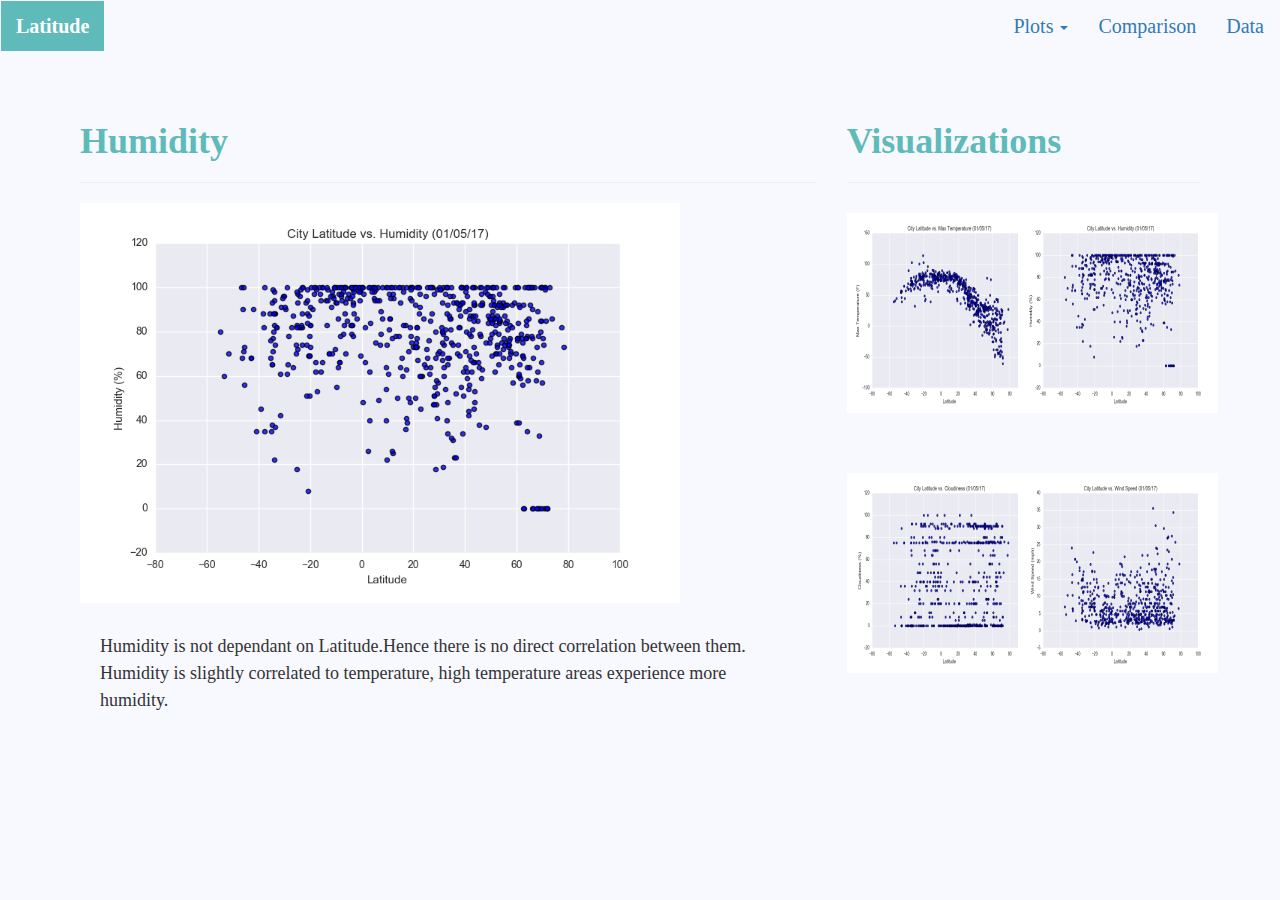
<file: Web_Challenge/Humidity.html>
<!DOCTYPE html>
<html lang="en">
<head>
  <meta charset="UTF-8">
  <!-- Inserting meta to control the layout on mobile devices  -->
  <meta name="viewport" content="width=device-width, initial-scale=1">
  <title>Humidity Dashboard</title>
  <!--Inserting Bootstrap stylesheet-->
  <link rel="stylesheet" href = "https://maxcdn.bootstrapcdn.com/bootstrap/3.3.7/css/bootstrap.min.css">
  <!-- CSS Stylesheet -->
  <link rel="stylesheet" href = "style.css">
  <style>
    body {background-color: ghostwhite}
  </style>
</head>

<body>
<nav class="navbar navbar-expand-lg shrink">
  <div class="container-fluid">
    <div class="navbar-header">
      <a class="navbar-brand top_head" href="Index.html">Latitude</a>
      </div>
        <ul class="nav navbar-nav navbar-right">
          <li class="dropdown">
          <a href="#" class="dropdown-toggle" data-toggle="dropdown" role="button" aria-haspopup="true" aria-expanded="false">Plots <span class="caret"></span></a>
            <ul class="dropdown-menu">
              <li><a href="Temperature.html">Max Temperature</a></li>
              <li><a href="Cloudiness.html">Cloudiness</a></li>
              <li><a href="Humidity.html">Humidity</a></li>
              <li><a href="Windspeed.html">Wind Speed</a></li>
              </ul>
              </li>
              <li><a href="Comparison.html">Comparison</a></li>
              <li><a href="Data.html">Data</a></li>
            </ul>
          </div>
      </div>
    </nav>
    <br>

    <div class="container">
      <div class="row format">
        <div class="col-lg-8 resize col-sm-12">
          <h1>Humidity</h1>
            <hr>
            <img src="Resources/assets/images/Fig2.png" height="400" width="600" align="center">
            <br>
            <br>
            <p class= content>Humidity is not dependant on Latitude.Hence there is no direct correlation between them. Humidity is slightly correlated to temperature, high temperature areas experience more humidity.</p>
          </div>
          <div class="col-md-4 col-sm-12">
            <h1>Visualizations</h1>
            <hr>
              <div class="row format">
                <div class= "col-md-6 box col-sm-3">
                  <a href="Temperature.html">
                  <img src="Resources/assets/images/Fig1.png" height="200" width="200"> 
                </a>
                </div> 
                <div class= "col-md-6 box col-sm-3">
                  <a href="Humidity.html">
                  <img src="Resources/assets/images/Fig2.png" height="200" width="200">
                </a>
                </div> 
              </div>
              <br>
              <br>
            <div class="row format">
              <div class= "col-md-6 box col-sm-3">
                  <a href="Cloudiness.html">
                  <img src="Resources/assets/images/Fig3.png" height="200" width="200">
                  </a>
              </div> 
              <div class= "col-md-6 box col-sm-3">
                  <a href="Windspeed.html">
                  <img src="Resources/assets/images/Fig4.png" height="200" width="200">
                  </a>
              </div>
            </div>  
      </div>
</div>
</div>
 <!-- Bootstrap CDN -->
 <script src="https://code.jquery.com/jquery-3.4.1.slim.min.js" 
 integrity="sha384-J6qa4849blE2+poT4WnyKhv5vZF5SrPo0iEjwBvKU7imGFAV0wwj1yYfoRSJoZ+n" crossorigin="anonymous"></script>
 <script src="https://cdn.jsdelivr.net/npm/popper.js@1.16.0/dist/umd/popper.min.js" 
 integrity="sha384-Q6E9RHvbIyZFJoft+2mJbHaEWldlvI9IOYy5n3zV9zzTtmI3UksdQRVvoxMfooAo" crossorigin="anonymous"></script>
 <script src="https://stackpath.bootstrapcdn.com/bootstrap/4.4.1/js/bootstrap.min.js" 
 integrity="sha384-wfSDF2E50Y2D1uUdj0O3uMBJnjuUD4Ih7YwaYd1iqfktj0Uod8GCExl3Og8ifwB6" crossorigin="anonymous"></script>
</body>
</html>
</file>
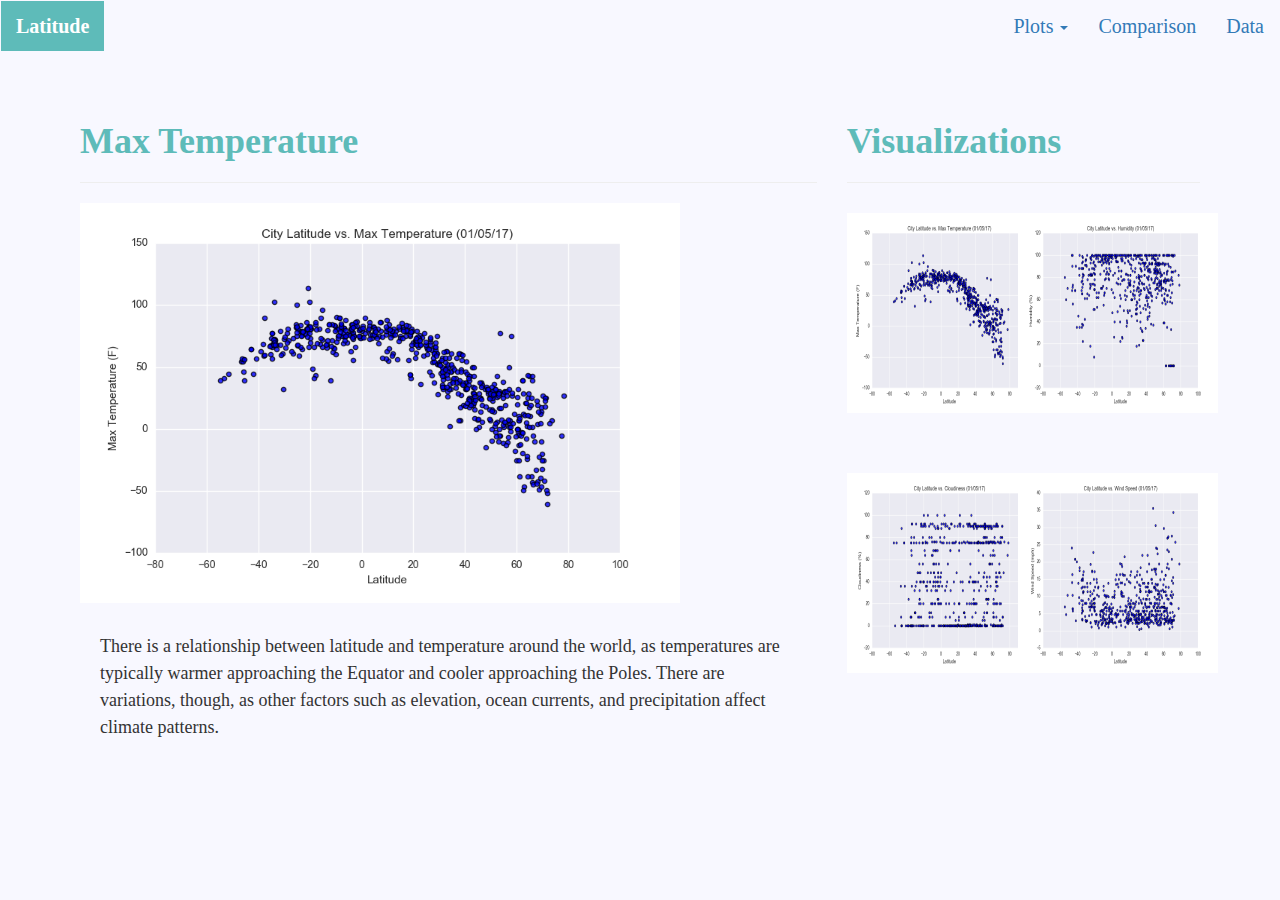
<file: Web_Challenge/Temperature.html>
<!DOCTYPE html>
<html lang="en">
<head>
  <meta charset="UTF-8">
  <!-- Inserting meta to control the layout on mobile devices  -->
  <meta name="viewport" content="width=device-width, initial-scale=1">
  <title>Max Temperature Dashboard</title>
  <!--Inserting Bootstrap stylesheet-->
  <link rel="stylesheet" href = "https://maxcdn.bootstrapcdn.com/bootstrap/3.3.7/css/bootstrap.min.css">
  <!-- CSS Stylesheet -->
  <link rel="stylesheet" href = "style.css">
  <style>
        body {background-color: ghostwhite}
  </style>
</head>

<body>
    <nav class="navbar navbar-expand-lg shrink">
        <div class="container-fluid">
          <div class="navbar-header">
            <a class="navbar-brand top_head" href="Index.html">Latitude</a>
            </div>
        <ul class="nav navbar-nav navbar-right">
            <li class="dropdown">
            <a href="#" class="dropdown-toggle" data-toggle="dropdown" role="button" aria-haspopup="true" aria-expanded="false">Plots <span class="caret"></span></a>
            <ul class="dropdown-menu">
            <li><a href="Temperature.html">Max Temperature</a></li>
            <li><a href="Cloudiness.html">Cloudiness</a></li>
            <li><a href="Humidity.html">Humidity</a></li>
            <li><a href="Windspeed.html">Wind Speed</a></li>
            </ul>
            </li>
            <li><a href="Comparison.html">Comparison</a></li>
            <li><a href="Data.html">Data</a></li>
        </ul>
    </div>
    </div>
</nav>
    <br>

    <div class="container">
      <div class="row format">
        <div class="col-lg-8 resize col-sm-12">
          <h1>Max Temperature</h1>
          <hr>
            <img src="Resources/assets/images/Fig1.png" height="400" width="600" align="center">
            <br>
            <br>
            <p class=content>There is a relationship between latitude and temperature around the world, as temperatures are typically warmer 
                approaching the Equator and cooler approaching the Poles. There are variations, though, as other factors such as 
                elevation, ocean currents, and precipitation affect climate patterns.
            </p>
        </div>
        <div class="col-md-4 col-sm-12">
            <h1>Visualizations</h1>
            <hr>
              <div class="row format">
                <div class= "col-md-6 box col-sm-3">
                  <a href="Temperature.html">
                  <img src="Resources/assets/images/Fig1.png" height="200" width="200"> 
                </a>
                </div> 
                <div class= "col-md-6 box col-sm-3">
                  <a href="Humidity.html">
                  <img src="Resources/assets/images/Fig2.png" height="200" width="200">
                </a>
                </div> 
              </div>
              <br>
              <br>
            <div class="row format">
              <div class= "col-md-6 box col-sm-3">
                  <a href="Cloudiness.html">
                  <img src="Resources/assets/images/Fig3.png" height="200" width="200">
                  </a>
              </div> 
              <div class= "col-md-6 box col-sm-3">
                  <a href="Windspeed.html">
                  <img src="Resources/assets/images/Fig4.png" height="200" width="200">
                  </a>
              </div>
            </div> 
        </div>
</div>
</div>
<!-- Bootstrap CDN -->
<script src="https://code.jquery.com/jquery-3.4.1.slim.min.js" 
integrity="sha384-J6qa4849blE2+poT4WnyKhv5vZF5SrPo0iEjwBvKU7imGFAV0wwj1yYfoRSJoZ+n" crossorigin="anonymous"></script>
<script src="https://cdn.jsdelivr.net/npm/popper.js@1.16.0/dist/umd/popper.min.js" 
integrity="sha384-Q6E9RHvbIyZFJoft+2mJbHaEWldlvI9IOYy5n3zV9zzTtmI3UksdQRVvoxMfooAo" crossorigin="anonymous"></script>
<script src="https://stackpath.bootstrapcdn.com/bootstrap/4.4.1/js/bootstrap.min.js" 
integrity="sha384-wfSDF2E50Y2D1uUdj0O3uMBJnjuUD4Ih7YwaYd1iqfktj0Uod8GCExl3Og8ifwB6" crossorigin="anonymous"></script>
</body>
</html>
</file>
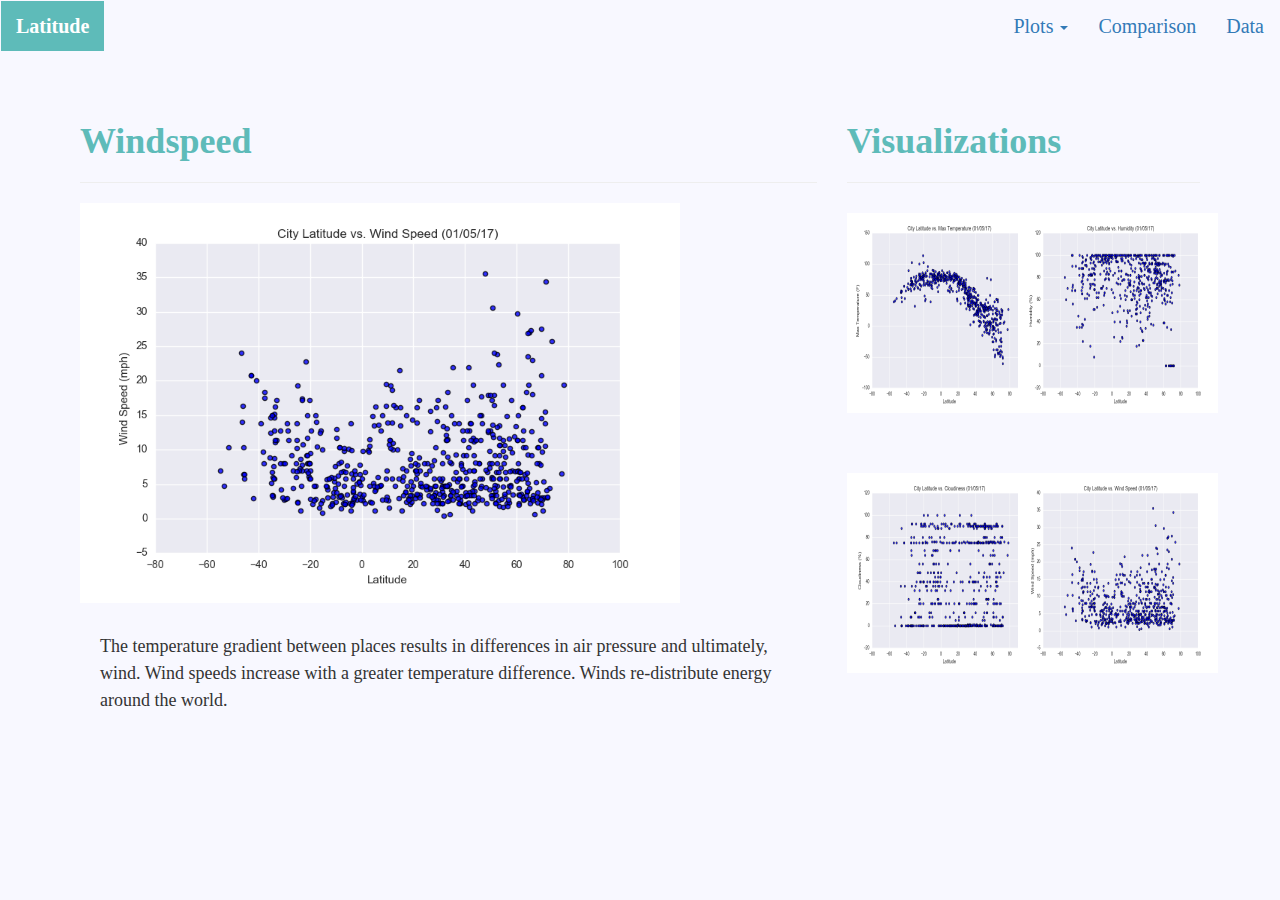
<file: Web_Challenge/Windspeed.html>
<!DOCTYPE html>
<html lang="en">
<head>
  <meta charset="UTF-8">
  <meta name="viewport" content="width=device-width, initial-scale=1">
  <title>Windspeed Dashboard</title>
  <link rel="stylesheet" href = "https://maxcdn.bootstrapcdn.com/bootstrap/3.3.7/css/bootstrap.min.css">
  <link rel="stylesheet" href = "style.css">
  <style>
        body {background-color: ghostwhite}
  </style>
</head>

<body>
<nav class="navbar navbar-expand-lg shrink">
    <div class="container-fluid">
        <div class="navbar-header">
            <a class="navbar-brand top_head" href="Index.html">Latitude</a>
        </div>
            <ul class="nav navbar-nav navbar-right">
            <li class="dropdown">
            <a href="#" class="dropdown-toggle" data-toggle="dropdown" role="button" aria-haspopup="true" aria-expanded="false">Plots <span class="caret"></span></a>
            <ul class="dropdown-menu">
            <li><a href="Temperature.html">Max Temperature</a></li>
            <li><a href="Cloudiness.html">Cloudiness</a></li>
            <li><a href="Humidity.html">Humidity</a></li>
            <li><a href="Windspeed.html">Wind Speed</a></li>
            </ul>
            </li>
            <li><a href="Comparison.html">Comparison</a></li>
            <li><a href="Data.html">Data</a></li>
            </ul>
        </div>
    </div>
</nav>
<br>
    <div class="container">
      <div class="row format">
        <div class="col-lg-8 resize col-sm-12">
          <h1>Windspeed</h1>
          <hr>
            <img src="Resources/assets/images/Fig4.png" height="400" width="600" align="center">
            <br>
            <br>
            <p class= content>The temperature gradient between places results in differences in air pressure and ultimately, wind. Wind speeds increase with a greater temperature difference. 
              Winds re-distribute energy around the world.
            </p>
            </div>
            <div class="col-md-4 col-sm-12">
                <h1>Visualizations</h1>
                <hr>
                  <div class="row format">
                    <div class= "col-md-6 box col-sm-3">
                      <a href="Temperature.html">
                      <img src="Resources/assets/images/Fig1.png" height="200" width="200"> 
                    </a>
                    </div> 
                    <div class= "col-md-6 box col-sm-3">
                      <a href="Humidity.html">
                      <img src="Resources/assets/images/Fig2.png" height="200" width="200">
                    </a>
                    </div> 
                  </div>
                  <br>
                  <br>
                <div class="row format">
                  <div class= "col-md-6 box col-sm-3">
                      <a href="Cloudiness.html">
                      <img src="Resources/assets/images/Fig3.png" height="200" width="200">
                      </a>
                  </div> 
                  <div class= "col-md-6 box col-sm-3">
                      <a href="Windspeed.html">
                      <img src="Resources/assets/images/Fig4.png" height="200" width="200">
                      </a>
                  </div>
                </div> 
        </div>
</div>
</div>
<!-- Bootstrap CDN -->
<script src="https://code.jquery.com/jquery-3.4.1.slim.min.js" 
integrity="sha384-J6qa4849blE2+poT4WnyKhv5vZF5SrPo0iEjwBvKU7imGFAV0wwj1yYfoRSJoZ+n" crossorigin="anonymous"></script>
<script src="https://cdn.jsdelivr.net/npm/popper.js@1.16.0/dist/umd/popper.min.js" 
integrity="sha384-Q6E9RHvbIyZFJoft+2mJbHaEWldlvI9IOYy5n3zV9zzTtmI3UksdQRVvoxMfooAo" crossorigin="anonymous"></script>
<script src="https://stackpath.bootstrapcdn.com/bootstrap/4.4.1/js/bootstrap.min.js" 
integrity="sha384-wfSDF2E50Y2D1uUdj0O3uMBJnjuUD4Ih7YwaYd1iqfktj0Uod8GCExl3Og8ifwB6" crossorigin="anonymous"></script>
</body>
</html>
</file>
<file: Web_Challenge/style.css>
h1 {
    color: #5EBBB9;
    font-family: 'Times New Roman', Times, serif;
    font-weight: bold;
}

h2 {
    font-family: 'Times New Roman', Times, serif;
    font-size: 20px;
    background-color:#5EBBB9;
}

h3 {
    font-family: 'Times New Roman', Times, serif;
}

.shrink {
    font-size: 20px;
    font-family: 'Times New Roman', Times, serif;;
    color: white;
}

.navbar-right {
    color: white;


}

.top_head {
    font-size: 20px;
    background-color: #5EBBB9  ;
    color: white;
    font-weight: bold;
    font-family: 'Times New Roman', Times, serif;
}

.headline {
    font-size: 20px;
    font-family: 'Times New Roman', Times, serif;
    font-weight: bold;
}

.dropdown-menu {
    font-size: 20px;
    font-family: 'Times New Roman', Times, serif;
    font-weight: bold;
}

.content {
    font-size: 18px;
    font-family: 'Times New Roman', Times, serif;
    display: block;
    padding: 10px;
    line-height: 1.5;
    padding-right: 20px;
    padding-left: 20px;
}

.text {
    font-size: 16px;
    font-family: 'Times New Roman', Times, serif;
    display: block;
    padding: 10px;
    line-height: 1.5;
    padding-right: 20px;
    padding-left: 20px;
}

.box {
    margin-left: -10px;
}

#maintable {  
    width: 100%;
    border-collapse: collapse; 
    border-spacing: 40px;
    padding: 50px;
    font-family: 'Times New Roman', Times, serif;
}
#maintable td, th { 
    border: 1px solid lightskyblue; 
    text-align:  center;
    font-family: 'Times New Roman', Times, serif;}  


#maintable th {  
    background: #5EBBB9 ; 
    font-weight: bold; 
    font-family: 'Times New Roman', Times, serif;
}

#maintable td {  
    background: #5EBBB9 ; 
    text-align: center;
    font-family: 'Times New Roman', Times, serif;
}
 
td {
    font-family: 'Times New Roman', Times, serif;
}

.resize {
    border-bottom: solid ghostwhite;
    border-right: 20px;
    border-bottom-width: 50px;
    font-family: 'Times New Roman', Times, serif;
}

.header {
    color: #5EBBB9;
    text-align: center;
    font-weight: bold;
}

.format {
    padding: 10px;
}

@media screen and (max-width: 750px) {
    nav {
        background-color: #5EBBB9;
    }
}
@media only screen and (max-width: 750px) {
.navbar-expand-lg {
     background:#5EBBB9;
}

@media (max-width: 750px) {
    .navbar-right     { display: none; }
    nav select { display: inline-block }
  }
</file>
